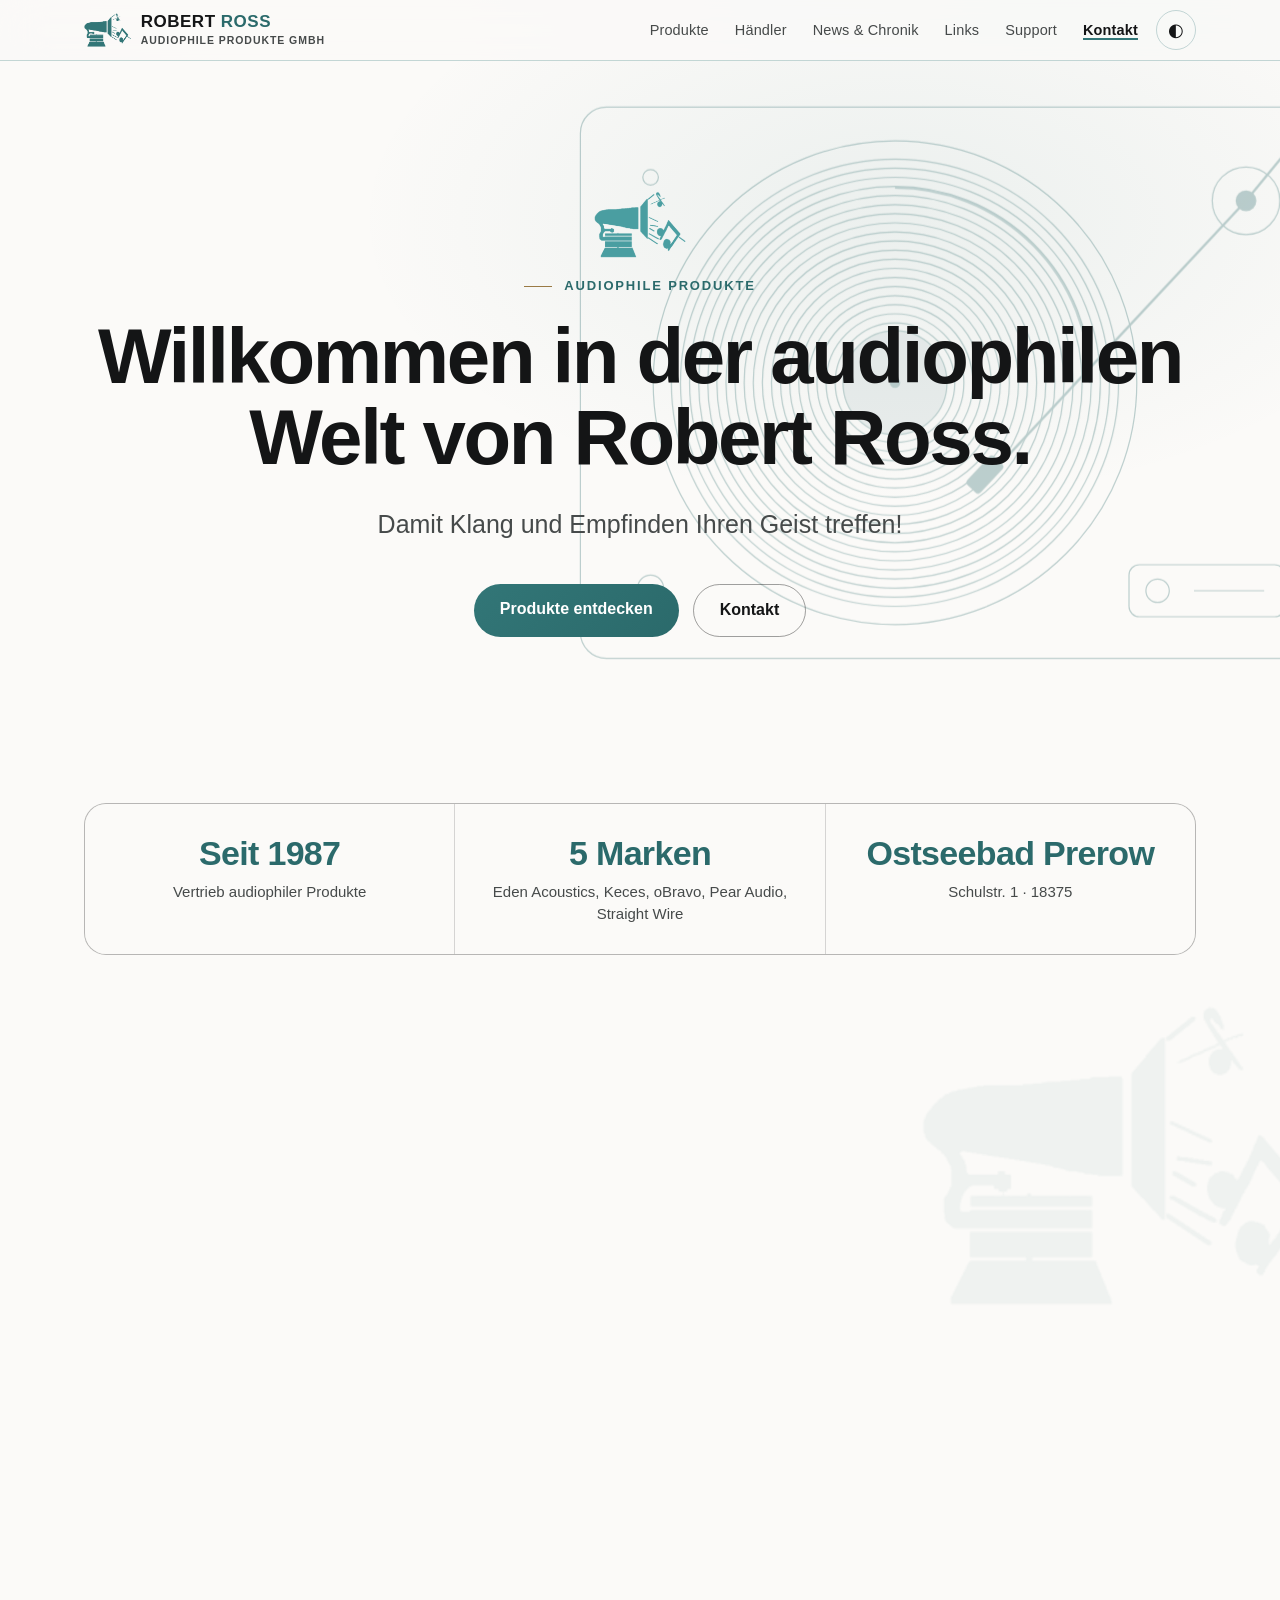
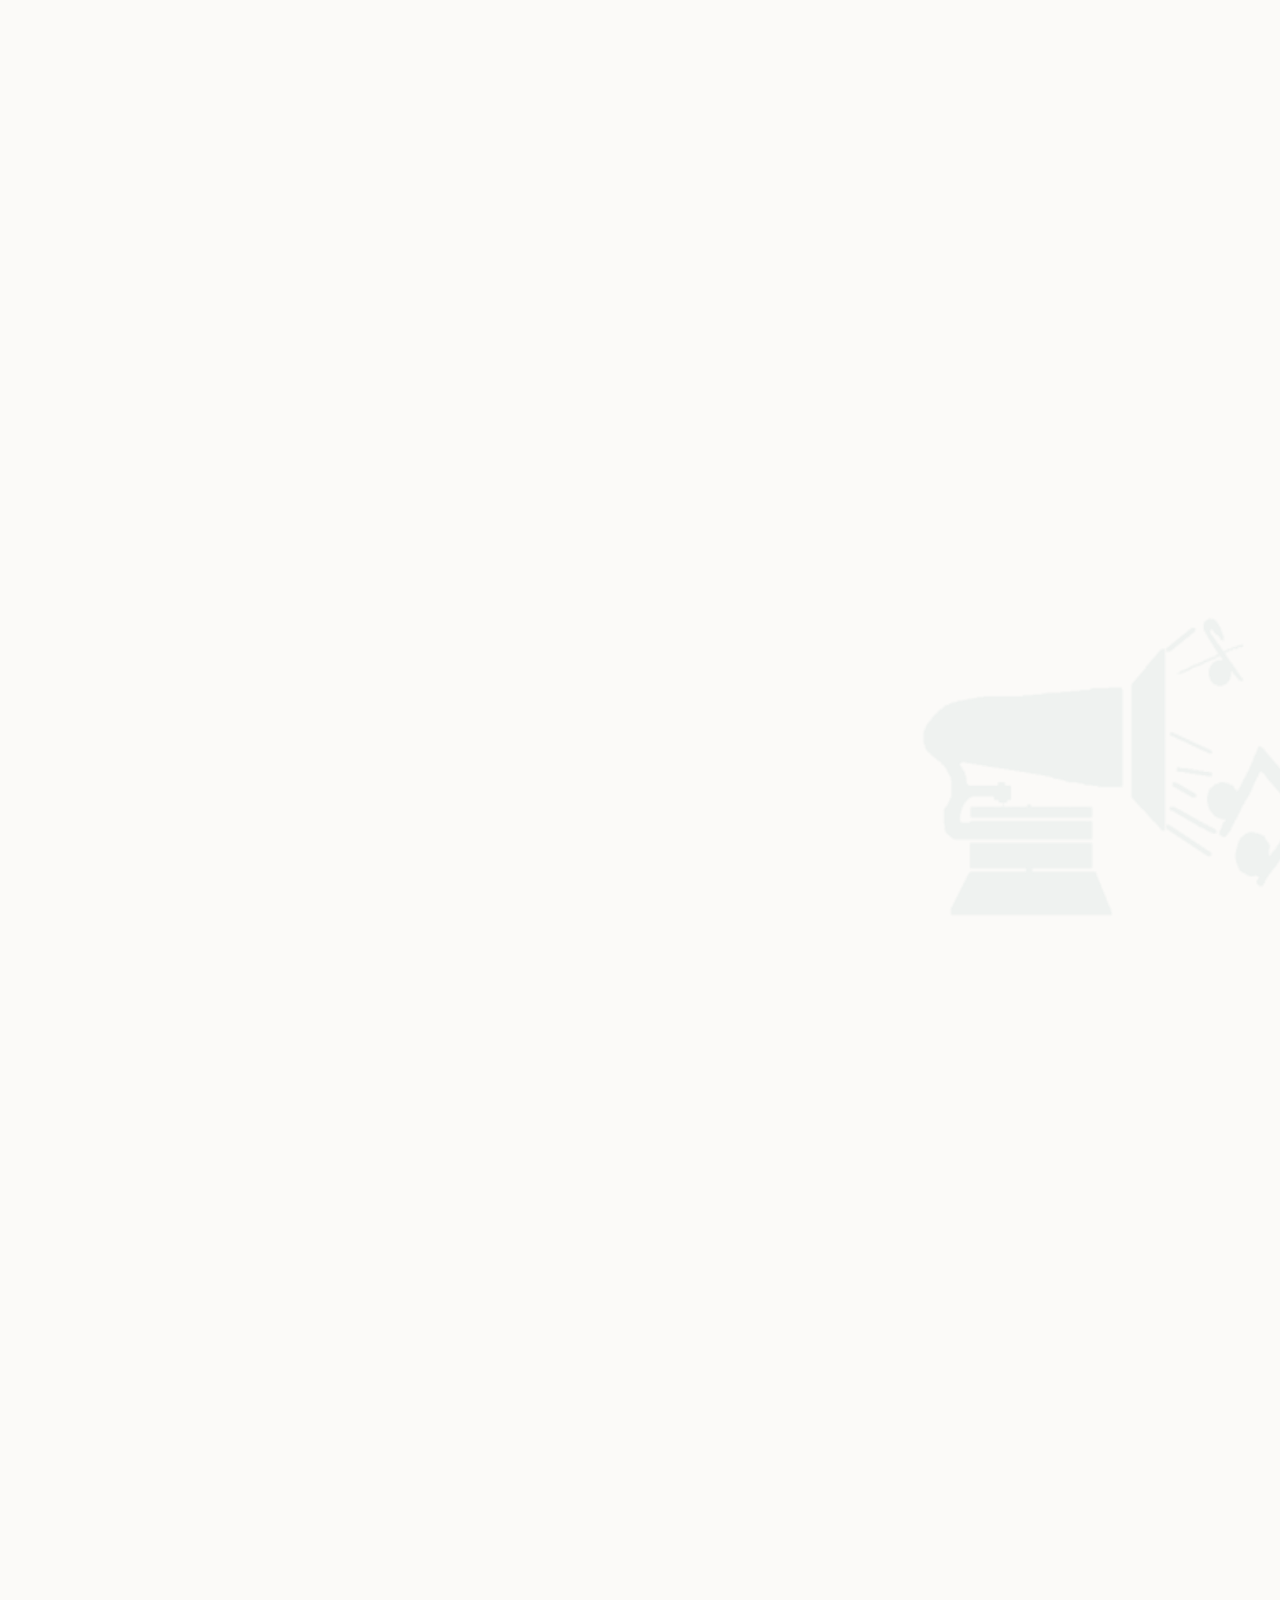
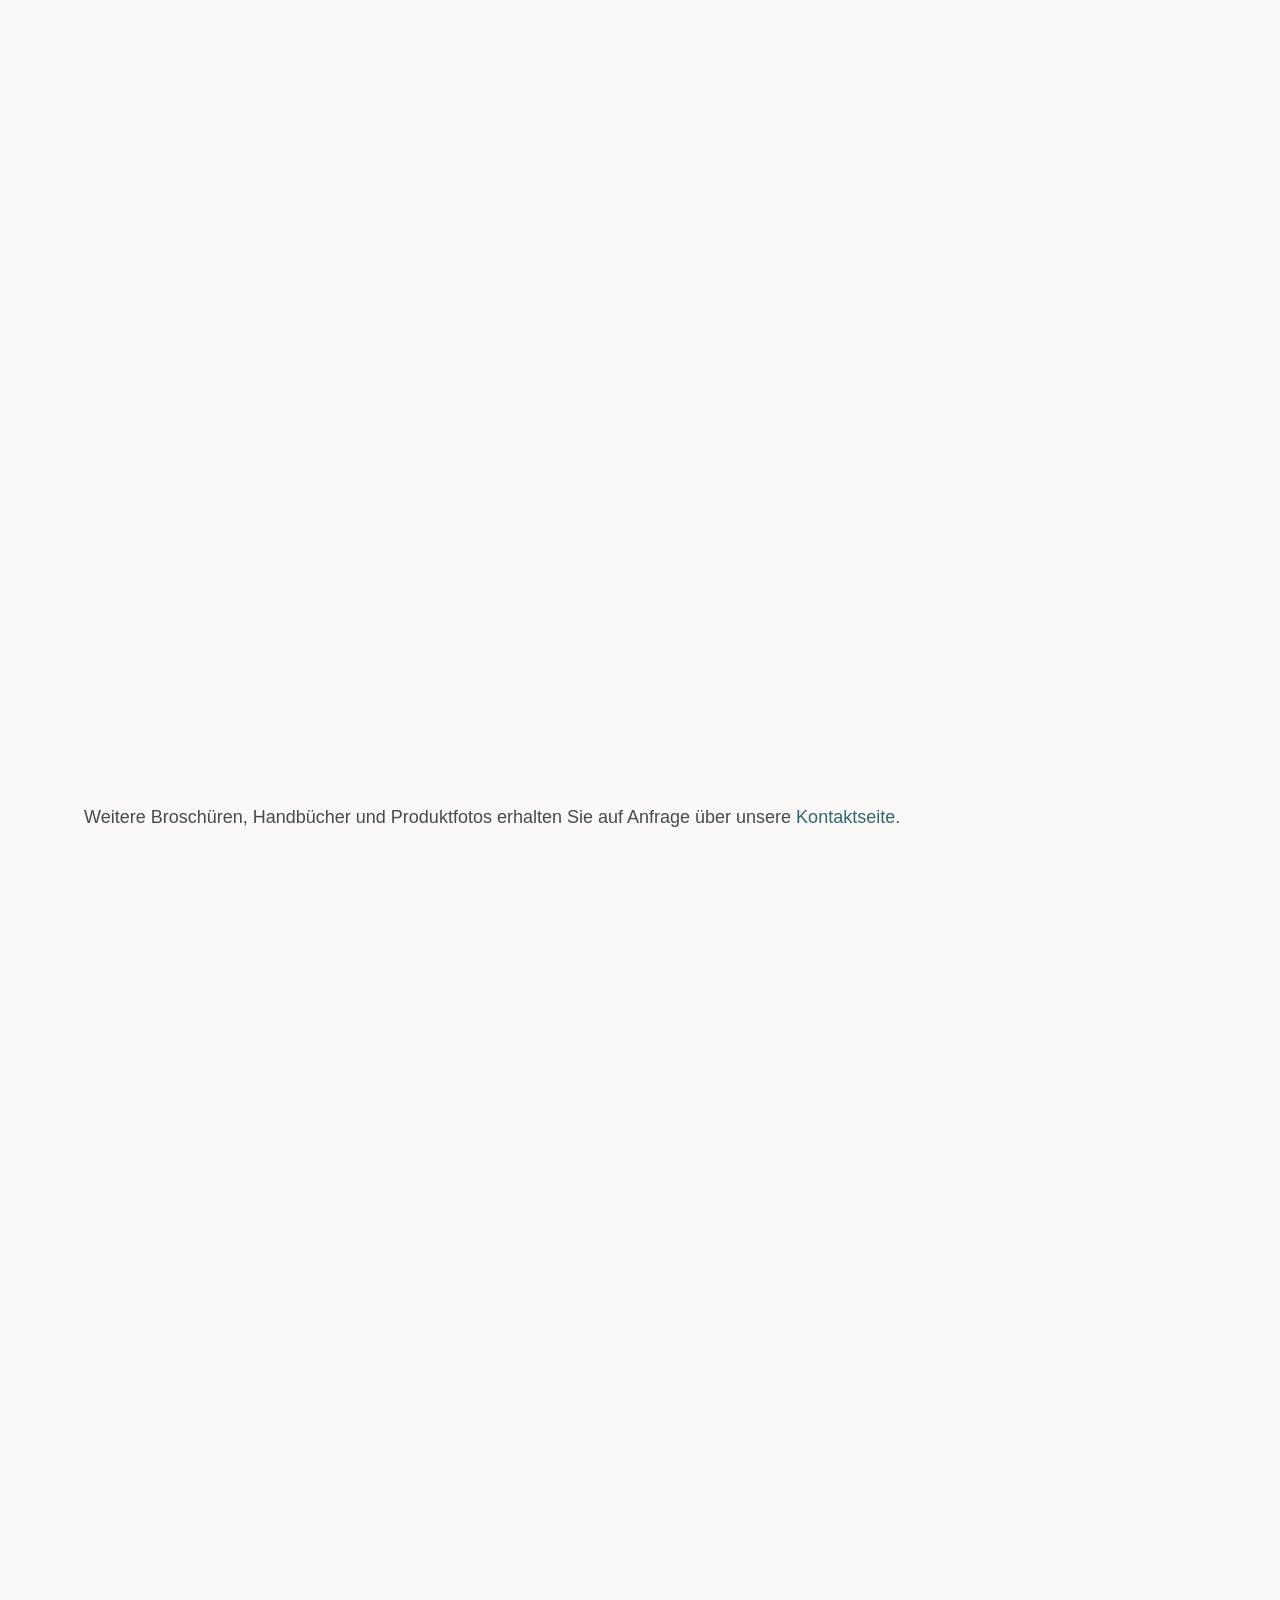
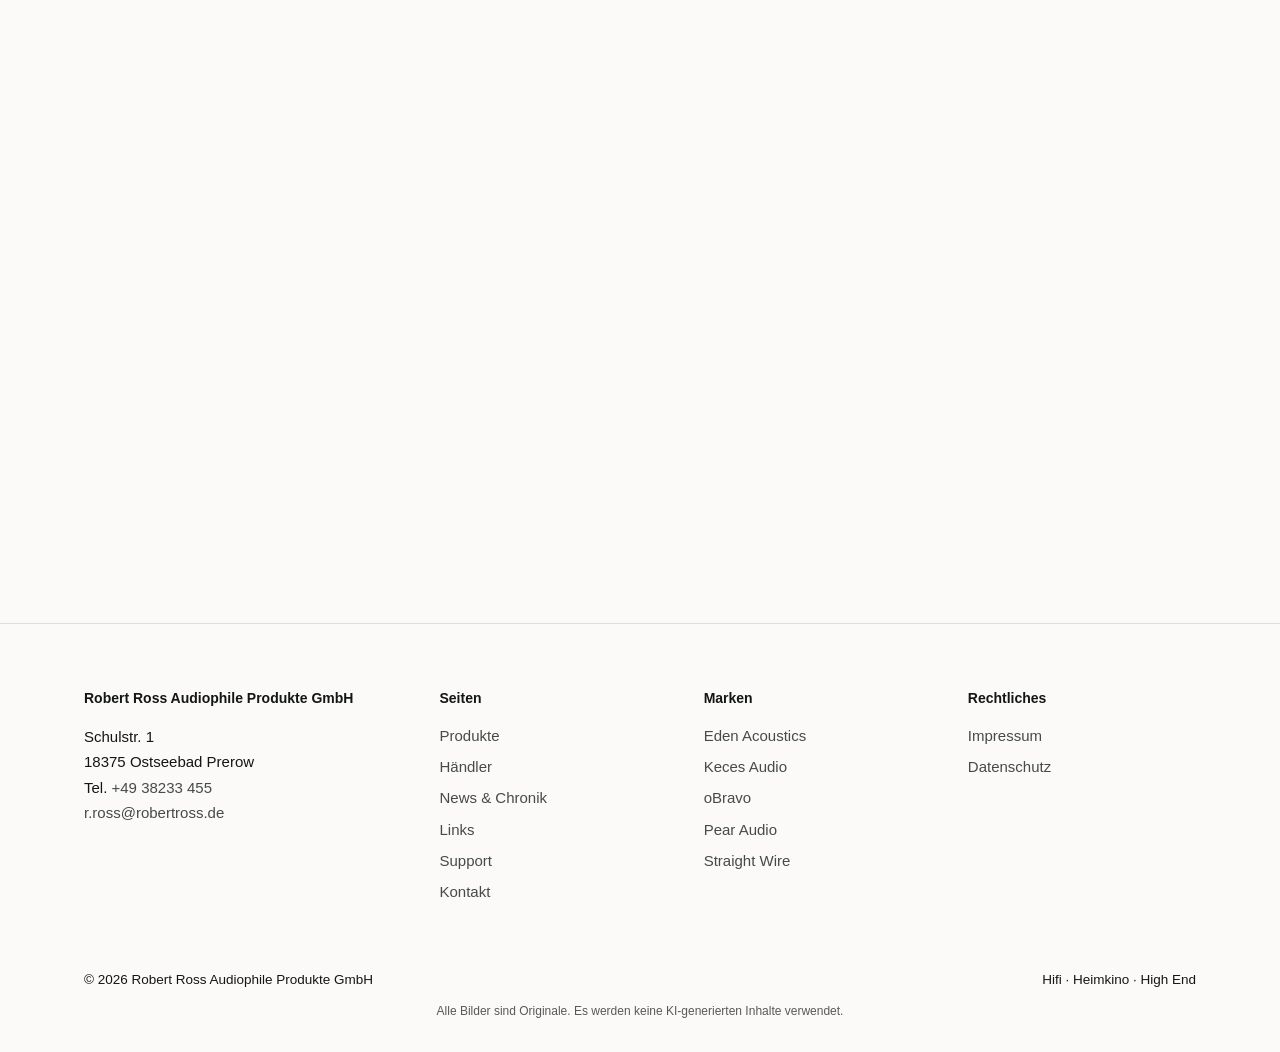
<file: index.html>
<!doctype html>
<html lang="de" class="no-js">
<head>
<meta charset="utf-8">
<meta name="viewport" content="width=device-width,initial-scale=1">
<title>Hifi, High End & Heimkino – ROBERT ROSS audiophile Produkte</title>
<meta name="description" content="Robert Ross Audiophile Produkte aus Ostseebad Prerow: Vertrieb von Hifi, High End und Heimkino – Lautsprecher, Plattenspieler, DACs, Verstärker, Kopfhörer, Kabel und lineare Netzteile. Händler, News, Downloads.">
<meta name="author" content="Robert Ross">
<meta name="robots" content="index,follow">
<meta name="theme-color" content="#327677">
<meta property="og:title" content="Hifi, High End & Heimkino – ROBERT ROSS audiophile Produkte">
<meta property="og:description" content="Robert Ross Audiophile Produkte aus Ostseebad Prerow: Vertrieb von Hifi, High End und Heimkino – Lautsprecher, Plattenspieler, DACs, Verstärker, Kopfhörer, Kabel und lineare Netzteile. Händler, News, Downloads.">
<meta property="og:locale" content="de_DE">
<meta property="og:type" content="website">
<meta property="og:url" content="https://www.robertross.de/index.html">
<link rel="canonical" href="https://www.robertross.de/index.html">
<script type="application/ld+json">{"@context":"https://schema.org","@type":"Organization","name":"Robert Ross Audiophile Produkte GmbH","url":"https://www.robertross.de/","logo":"https://www.robertross.de/img/logo.png","telephone":"+49 38233 455","email":"r.ross@robertross.de","foundingDate":"1987","address":{"@type":"PostalAddress","streetAddress":"Schulstr. 1","postalCode":"18375","addressLocality":"Ostseebad Prerow","addressCountry":"DE"},"description":"Vertrieb audiophiler Produkte: Hifi, High End und Heimkino – Lautsprecher, Plattenspieler, Kopfhörer, Kabel und lineare Netzteile."}</script>
<link rel="icon" type="image/png" href="img/logo.png">
<link rel="stylesheet" href="css/style.css">
<script>try{var t=localStorage.getItem('theme');if(t==='dark'||t==='light')document.documentElement.setAttribute('data-theme',t)}catch(e){}</script>
<script defer src="js/main.js"></script>
</head>
<body>
<a class="skip" href="#main">Zum Inhalt springen</a>
<header class="nav">
<div class="wrap">
<a class="brand" href="#" aria-label="Robert Ross Audiophile Produkte – Startseite"><img class="logo-d" src="img/logo.png" width="47" height="34" alt=""><img class="logo-l" src="img/logo-light.png" width="47" height="34" alt=""><span class="bt">ROBERT <span>ROSS</span><small>Audiophile Produkte GmbH</small></span></a>
<nav aria-label="Hauptnavigation"><ul class="menu" id="menu"><li><a href="#produkte">Produkte</a></li><li><a href="#haendler">Händler</a></li><li><a href="#news">News & Chronik</a></li><li><a href="#links">Links</a></li><li><a href="#support">Support</a></li><li><a href="#kontakt">Kontakt</a></li></ul></nav>
<button class="themebtn" type="button" aria-label="Darstellung umschalten">◐</button>
<button class="burger" aria-expanded="false" aria-controls="menu" aria-label="Menü"><span></span><span></span><span></span></button>
</div>
</header>
<main id="main">
<section class="hero" id="top"><svg class="deco tt tt-hero" viewBox="0 0 600 440" aria-hidden="true" focusable="false"><rect x="8" y="8" width="584" height="424" rx="20"/><circle cx="250" cy="220" r="186"/><circle cx="62" cy="378" r="10"/><circle cx="62" cy="62" r="6"/><rect x="430" y="360" width="120" height="40" rx="8"/><circle cx="452" cy="380" r="9"/><path d="M480 380h54"/><g class="rec-drop"><g class="rec"><circle cx="250" cy="220" r="46"/><circle cx="250" cy="220" r="53"/><circle cx="250" cy="220" r="60"/><circle cx="250" cy="220" r="67"/><circle cx="250" cy="220" r="74"/><circle cx="250" cy="220" r="81"/><circle cx="250" cy="220" r="88"/><circle cx="250" cy="220" r="95"/><circle cx="250" cy="220" r="102"/><circle cx="250" cy="220" r="109"/><circle cx="250" cy="220" r="116"/><circle cx="250" cy="220" r="123"/><circle cx="250" cy="220" r="130"/><circle cx="250" cy="220" r="137"/><circle cx="250" cy="220" r="144"/><circle cx="250" cy="220" r="151"/><circle cx="250" cy="220" r="158"/><circle cx="250" cy="220" r="165"/><circle cx="250" cy="220" r="172"/><path d="M250 70 A150 150 0 0 1 400 220" class="gloss"/><circle cx="250" cy="220" r="40" class="fill"/></g></g><circle cx="250" cy="220" r="4" class="solid"/><circle cx="520" cy="80" r="26"/><circle cx="520" cy="80" r="8" class="solid"/><g class="tonearm"><path class="arm" d="M520 80 L322 292"/><path class="arm" d="M520 80 L548 46"/><rect class="solid" x="306" y="282" width="30" height="14" rx="3" transform="rotate(-47 322 292)"/></g><text class="note n1" x="318" y="270">♪</text><text class="note n2" x="300" y="280">♫</text></svg><div class="wrap">
<div class="logowrap reveal"><img class="herologo" src="img/logo-light.png" width="92" height="67" alt="Logo Robert Ross Audiophile Produkte"><span class="nt n1" aria-hidden="true"><svg viewBox="0 0 24 24"><path d="M10 19V4c2 3.5 7 3.5 7 8"/><circle cx="7" cy="19" r="3.2"/></svg></span><span class="nt n2" aria-hidden="true"><svg viewBox="0 0 24 24"><path d="M9 18V5l10-2v13"/><path d="M9 9l10-2"/><circle cx="6.5" cy="18" r="3"/><circle cx="16.5" cy="16" r="3"/></svg></span><span class="nt n3" aria-hidden="true"><svg viewBox="0 0 24 24"><path d="M10 19V4c2 3.5 7 3.5 7 8"/><circle cx="7" cy="19" r="3.2"/></svg></span><span class="nt n4" aria-hidden="true"><svg viewBox="0 0 24 24"><path d="M9 18V5l10-2v13"/><path d="M9 9l10-2"/><circle cx="6.5" cy="18" r="3"/><circle cx="16.5" cy="16" r="3"/></svg></span></div>
<p class="eyebrow reveal">Audiophile Produkte</p>
<h1 class="reveal d1">Willkommen in der audiophilen Welt von Robert Ross.</h1>
<p class="lead reveal d2">Damit Klang und Empfinden Ihren Geist treffen!</p>
<div class="btns reveal d3"><a class="btn" href="#produkte">Produkte entdecken</a><a class="btn ghost" href="#kontakt">Kontakt</a></div>
</div></section>

<section class="facts"><div class="wrap"><div class="row reveal">
<div><b>Seit 1987</b><span>Vertrieb audiophiler Produkte</span></div>
<div><b>5 Marken</b><span>Eden Acoustics, Keces, oBravo, Pear Audio, Straight Wire</span></div>
<div><b>Ostseebad Prerow</b><span>Schulstr. 1 · 18375</span></div>
</div></div></section>

<section class="wm" id="musik"><div class="wrap narrow center">
<p class="eyebrow reveal">Musik</p>
<h2 class="reveal">Keine menschliche Kultur wurde bis jetzt ohne Musik entdeckt.</h2>
<div class="prose reveal">
<p>Knochenflöten in Neandertalhöhlen, die sich harmonisch in die Wandmalereien von tanzenden Menschen einfügen, sind einer von vielen Beweisen, daß in allen Lebenslagen Musik ein Grundbedürfnis ist - seit Anbeginn.</p>
<p>Musik bewegt den menschlichen Geist, gibt Stimmungen wieder - zur ungesprochenen Sprache von Emotionen - und schafft Verbindungen durch Raum und Zeit.</p>
<p>Musikalischer Ausdruck war schon immer die Grundlage von den Fertigkeiten und Fähigkeiten der Instrumentenbauer. Meisterhaft entwickelte und hergestellte Instrumente wurden traditionell gelobt, nicht nur wegen der Förderung von Schwingungen zwischen dem Hörer und der Musik, sondern auch für ewige Schönheit und Erhabenheit in der Benutzung.</p>
<p>Robert Ross Audiophile Produkte versucht dieser Tradition zu folgen, indem wir Instrumente in unserer Vertriebspalette haben, die zum zeitlosen, wortlosen herumlungern in einer nicht ausdrückbaren Sphäre der Musik einladen.</p>
<p><strong>Damit Klang und Empfinden Ihren Geist treffen!</strong></p>
<p>Sofort beim Hören ist ihre starke Musikalität dramatisch hörbar. Die langfristige Stabilität, der Werterhalt und das elegante Design platzieren diese in einer eigenständigen Kategorie von Musikinstrumenten.</p>
</div></div></section>

<section class="alt" id="produkte"><div class="wrap">
<div class="sh reveal"><p class="eyebrow">Produkte</p><h2>Hifi und High End im Überblick</h2><p class="muted" style="max-width:40em">Lautsprecher (aktiv, passiv, isodynamisch), Plattenspieler, Phonovorstufen, DACs, Vorstufen, Vollverstärker, Endstufen, Kopfhörer, Kopfhörerverstärker, Lineare Netzteile, Power Conditioner, Kabel und Zubehör. Die Marke führt Sie direkt zum Hersteller.</p></div>
<div class="marken reveal"><div class="mhead"><p class="eyebrow">Marke</p><h3>KECES Audio</h3><p class="muted">Seit 2002 entwickelt KECES Netzteile, Netzfilter, DAC, Kopfhörerverstärker, Vorstufen, Endstufen und Phonovorstufen mit eigenen Ringkerntransformatoren und massiven Aluminiumgehäusen. Vertrieb in Deutschland durch Robert Ross Audiophile Produkte GmbH.</p></div><div class="mgrid"><figure class="mshot wide"><img src="img/marken/keces-s300plus.webp" alt="KECES S300+ Power Amplifier, Frontansicht" loading="lazy" decoding="async"><figcaption>S300+ · Power Amplifier</figcaption></figure><figure class="mshot "><img src="img/marken/keces-p14.webp" alt="KECES P14 Ultra Low Noise Linear Power Supply" loading="lazy" decoding="async"><figcaption>P14 · Ultra Low Noise Linear Power Supply</figcaption></figure><figure class="mshot "><img src="img/marken/keces-s4.webp" alt="KECES S4 Stereo Preamplifier mit S4 Power" loading="lazy" decoding="async"><figcaption>S4 · Stereo Preamplifier mit S4 Power</figcaption></figure><figure class="mshot "><img src="img/marken/keces-p6.webp" alt="KECES P6 Low Noise Linear Power Supplier" loading="lazy" decoding="async"><figcaption>P6 · Low Noise Linear Power Supplier</figcaption></figure><figure class="mshot "><img src="img/marken/keces-ephono.webp" alt="KECES Ephono+ Phonovorstufe mit Netzteil" loading="lazy" decoding="async"><figcaption>Ephono+ · mit Linear Power Supply</figcaption></figure></div><details class="mtech"><summary>Technische Daten KECES <small>nach Herstellerbroschüre 2019</small></summary><div class="dbody"><div class="inner"><h4>BP Serie · Balanced Isolation Power Conditioner</h4><div class="tscroll"><table class="spec"><thead><tr><th scope="col"></th><th scope="col">BP600</th><th scope="col">BP1200</th><th scope="col">BP2400</th><th scope="col">BP5000</th></tr></thead><tbody><tr><th scope="row">Eingangsspannung</th><td>220–240 V</td><td>220–240 V</td><td>220–240 V</td><td>220–240 V</td></tr><tr><th scope="row">Ausgangsspannung</th><td>220–240 V</td><td>220–240 V</td><td>220–240 V</td><td>220–240 V</td></tr><tr><th scope="row">Leistung</th><td>600 VA</td><td>1200 VA</td><td>2400 VA</td><td>3800 VA + 600 VA + 600 VA</td></tr><tr><th scope="row">Ausgänge</th><td>2</td><td>4</td><td>8</td><td>4 + 2 + 2</td></tr></tbody></table></div><h4>LPS Serie · Linear Power Supply</h4><div class="tscroll"><table class="spec"><thead><tr><th scope="col"></th><th scope="col">P8</th><th scope="col">P3</th></tr></thead><tbody><tr><th scope="row">Ausgänge</th><td>Dual oder Single, je mit USB-Ausgang (5 V / 1 A)</td><td>Dual: 5 / 7 / 9 V &amp; 12 / 15 / 16 V sowie 12 / 15 / 16 V &amp; 12 / 15 / 16 V</td></tr><tr><th scope="row">Strom je Ausgang</th><td>4 A (dual), 8 A (mono)</td><td>3 A (dual)</td></tr><tr><th scope="row">DC-Hohlstecker</th><td>2,5 mm / 5,5 mm</td><td>2,5 mm / 5,5 mm</td></tr><tr><th scope="row">Eingangsspannung</th><td>220–240 V, 50 Hz</td><td>220–240 V, 50 Hz</td></tr><tr><th scope="row">Max. Leistungsaufnahme</th><td>200 W</td><td>120 W</td></tr><tr><th scope="row">Gehäuse</th><td>4 mm Vollaluminium</td><td>3 mm Vollaluminium</td></tr><tr><th scope="row">Abmessungen (B×T×H)</th><td>300 × 200 × 66 mm</td><td>220 × 220 × 66 mm</td></tr><tr><th scope="row">Gewicht</th><td>6 kg</td><td>3,5 kg</td></tr></tbody></table></div><h4>Superior Serie · S3 DAC, Kopfhörerverstärker &amp; Vorstufe</h4><div class="tscroll"><table class="spec"><tbody><tr><th scope="row">DAC-Chip</th><td>ESS ES-9026 PRO</td></tr><tr><th scope="row">USB</th><td>PCM bis 32 Bit / 384 kHz; DSD64 / DSD128 (DoP); DSD64 / 128 / 256 (ASIO nativ)</td></tr><tr><th scope="row">Koaxial / optisch</th><td>PCM bis 24 Bit / 192 kHz; DSD64 (DoP)</td></tr><tr><th scope="row">Kopfhörer XLR 4-Pin</th><td>2000 mW an 32 Ω, 1200 mW an 300 Ω, 650 mW an 600 Ω (THD+N = 0,1 %)</td></tr><tr><th scope="row">Kopfhörer 6,35 mm</th><td>1200 mW an 32 Ω, 350 mW an 300 Ω, 175 mW an 600 Ω (THD+N = 0,1 %)</td></tr><tr><th scope="row">Eingänge analog</th><td>XLR (47 kΩ, max. 10 Vrms), RCA (47 kΩ, max. 5 Vrms)</td></tr><tr><th scope="row">Lautstärke</th><td>128 Stufen</td></tr></tbody></table></div><h4>Superior Serie · S125 Endstufe</h4><div class="tscroll"><table class="spec"><tbody><tr><th scope="row">Leistung</th><td>2 × 125 W an 8 Ω, 2 × 225 W an 4 Ω, BTL: 1 × 360 W an 8 Ω</td></tr><tr><th scope="row">Leistungsbandbreite</th><td>5 Hz – 100 kHz</td></tr><tr><th scope="row">Spitzenstrom</th><td>30 A pro Kanal</td></tr><tr><th scope="row">THD+N</th><td>&lt; 0,004 % bei 1 kHz (A-bewertet)</td></tr><tr><th scope="row">Rauschabstand</th><td>113 dB (A-bewertet)</td></tr><tr><th scope="row">Eingang</th><td>Empfindlichkeit 1 V, Impedanz 38 kΩ</td></tr><tr><th scope="row">Leistungsaufnahme</th><td>500 W</td></tr><tr><th scope="row">Abmessungen (B×T×H) / Gewicht</th><td>300 × 220 × 133 mm / 12 kg</td></tr></tbody></table></div><h4>Superior Serie · SPHONO &amp; SPHONO Power</h4><div class="tscroll"><table class="spec"><tbody><tr><th scope="row">Eingänge</th><td>2 × MM, 2 × MC</td></tr><tr><th scope="row">MC-Impedanz</th><td>56 / 100 / 220 / 470 Ω / 1,2 kΩ / 47 kΩ</td></tr><tr><th scope="row">MM-Kapazität</th><td>47 / 100 / 150 / 220 / 330 / 470 pF</td></tr><tr><th scope="row">Entzerrung</th><td>RIAA / IEC (± 0,2 dB), Subsonic-Filter schaltbar</td></tr><tr><th scope="row">Ausgänge</th><td>RCA und XLR symmetrisch</td></tr><tr><th scope="row">Versorgung</th><td>DC ± 48 V und + 15 V (SPHONO Power), 18 W</td></tr><tr><th scope="row">Abmessungen (B×T×H) / Gewicht</th><td>300 × 220 × 66 mm / 5 kg</td></tr></tbody></table></div><h4>Economy Serie · EPHONO &amp; EPHONO Power</h4><div class="tscroll"><table class="spec"><tbody><tr><th scope="row">Frequenzbereich</th><td>20 Hz – 20 kHz</td></tr><tr><th scope="row">THD</th><td>MM &lt; 0,002 %, MC &lt; 0,09 %</td></tr><tr><th scope="row">Rauschabstand</th><td>MM 96 dB, MC 82 dB (A-bewertet)</td></tr><tr><th scope="row">Eingangsimpedanz</th><td>MM 47 kΩ, MC 56 / 100 / 220 Ω</td></tr><tr><th scope="row">Verstärkung</th><td>MM 40 / 46 dB, MC 60 / 66 dB</td></tr><tr><th scope="row">Versorgung</th><td>DC 24 V (EPHONO Power, 24 V / 2 A, 60 W)</td></tr><tr><th scope="row">Abmessungen (B×T×H) / Gewicht</th><td>220 × 220 × 66 mm / 3,5 kg (Netzteil 3 kg)</td></tr></tbody></table></div><h4>Economy Serie · E40 Vollverstärker</h4><div class="tscroll"><table class="spec"><tbody><tr><th scope="row">Leistung</th><td>2 × 50 W an 8 Ω, 2 × 65 W an 4 Ω</td></tr><tr><th scope="row">Frequenzgang</th><td>10 Hz – 100 kHz</td></tr><tr><th scope="row">THD+N</th><td>&lt; 0,008 % bei 1 kHz (A-bewertet)</td></tr><tr><th scope="row">Eingänge</th><td>2 × analog RCA, Phono MM (47 kΩ), USB 2.0 asynchron (PCM bis 16 Bit / 48 kHz)</td></tr><tr><th scope="row">Kopfhörerausgang</th><td>100 mW an 32 Ω (3,5 mm)</td></tr><tr><th scope="row">Leistungsaufnahme (max.)</th><td>180 W</td></tr><tr><th scope="row">Abmessungen (B×T×H) / Gewicht</th><td>220 × 220 × 66 mm / 4 kg</td></tr></tbody></table></div><p class="muted small">Quelle: KECES Broschüre 2019. Technische Änderungen vorbehalten; verbindlich sind die Angaben des Herstellers (<a href="https://www.kecesaudio.de/" rel="noopener">kecesaudio.de</a>).</p></div></div></details><div class="mgrid two"><figure class="mshot native"><img src="img/marken/eden-acoustics.webp" alt="Eden Acoustics Lautsprecher in einem Wohnraum" loading="lazy" decoding="async"><figcaption>Eden Acoustics · exklusiv bei Robert Ross</figcaption></figure><figure class="mshot native"><img src="img/marken/obravo-kopfhoerer.webp" alt="oBravo Kopfhörer mit Holz und Leder" loading="lazy" decoding="async"><figcaption>oBravo · Simply Amazing</figcaption></figure></div></div>
<div class="pgroups"><div class="pgroup g1"><h3 class="ghead reveal">Quellen</h3><div class="pgrid2"><div class="pcat reveal"><div class="pico-wrap"><svg class="pico" viewBox="0 0 48 48" aria-hidden="true" focusable="false"><rect x="4" y="9" width="40" height="30" rx="3"/><circle cx="19" cy="24" r="10"/><circle cx="19" cy="24" r="3"/><path d="M37 13c0 8-2 11-7 15"/><circle cx="37" cy="13" r="1.6"/></svg></div><h3>Plattenspieler</h3><div class="brands"><a href="https://pearaudio.de/" rel="noopener">Pear Audio</a></div></div><div class="pcat reveal"><div class="pico-wrap"><svg class="pico" viewBox="0 0 48 48" aria-hidden="true" focusable="false"><rect x="5" y="17" width="38" height="16" rx="3"/><circle cx="14" cy="25" r="4"/><circle cx="26" cy="25" r="2"/><path d="M33 25h5"/><path d="M12 10c3-3 6-3 9 0M12 5c6-4 11-4 17 0"/></svg></div><h3>Phonovorstufen</h3><div class="brands"><a href="https://www.kecesaudio.de/" rel="noopener">Keces Audio</a></div></div><div class="pcat reveal"><div class="pico-wrap"><svg class="pico" viewBox="0 0 48 48" aria-hidden="true" focusable="false"><path d="M3 30h6v-10h6v14h6V14h6v16h6V22h6"/><path d="M3 41c5-8 9-8 14 0s9 8 14 0 9-8 14 0"/></svg></div><h3>DACs</h3><div class="brands"><a href="https://www.kecesaudio.de/" rel="noopener">Keces Audio</a></div></div></div></div><div class="pgroup g2"><h3 class="ghead reveal">Verstärkung</h3><div class="pgrid2"><div class="pcat reveal"><div class="pico-wrap"><svg class="pico" viewBox="0 0 48 48" aria-hidden="true" focusable="false"><rect x="5" y="17" width="38" height="16" rx="3"/><circle cx="16" cy="25" r="5"/><path d="M16 21v4"/><path d="M28 25h10M28 21h10M28 29h10"/></svg></div><h3>Vorstufen</h3><div class="brands"><a href="https://www.kecesaudio.de/" rel="noopener">Keces Audio</a></div></div><div class="pcat reveal"><div class="pico-wrap"><svg class="pico" viewBox="0 0 48 48" aria-hidden="true" focusable="false"><rect x="5" y="17" width="38" height="16" rx="3"/><circle cx="13" cy="25" r="3.5"/><circle cx="25" cy="25" r="3.5"/><path d="M33 29l4-8 4 8z"/></svg></div><h3>Vollverstärker</h3><div class="brands"><a href="https://www.kecesaudio.de/" rel="noopener">Keces Audio</a></div></div><div class="pcat reveal"><div class="pico-wrap"><svg class="pico" viewBox="0 0 48 48" aria-hidden="true" focusable="false"><rect x="5" y="22" width="38" height="16" rx="3"/><path d="M10 14v8M16 12v10M22 12v10M28 12v10M34 14v8"/><circle cx="36" cy="30" r="2"/></svg></div><h3>Endstufen</h3><div class="brands"><a href="https://www.kecesaudio.de/" rel="noopener">Keces Audio</a></div></div><div class="pcat reveal"><div class="pico-wrap"><svg class="pico" viewBox="0 0 48 48" aria-hidden="true" focusable="false"><rect x="5" y="17" width="38" height="16" rx="3"/><circle cx="14" cy="25" r="4"/><circle cx="31" cy="25" r="3"/><path d="M38 25h2"/><path d="M14 10a10 10 0 0 1 20 0"/></svg></div><h3>Kopfhörerverstärker</h3><div class="brands"><a href="http://www.obravo.de" rel="noopener">oBravo</a><a href="https://www.kecesaudio.de/" rel="noopener">Keces Audio</a></div></div></div></div><div class="pgroup g3"><h3 class="ghead reveal">Wiedergabe</h3><div class="pgrid2"><div class="pcat reveal"><div class="pico-wrap"><svg class="pico" viewBox="0 0 48 48" aria-hidden="true" focusable="false"><rect x="13" y="5" width="22" height="38" rx="3"/><circle cx="24" cy="15" r="3"/><circle cx="24" cy="30" r="7"/><circle cx="24" cy="30" r="2"/><path d="M40 12l-4 7h5l-4 7" /></svg></div><h3>Aktive Lautsprecher</h3><div class="brands"><a href="http://www.edenacoustics.de/" rel="noopener">Eden Acoustics</a></div></div><div class="pcat reveal"><div class="pico-wrap"><svg class="pico" viewBox="0 0 48 48" aria-hidden="true" focusable="false"><rect x="13" y="5" width="22" height="38" rx="3"/><circle cx="24" cy="15" r="3"/><circle cx="24" cy="30" r="7"/><circle cx="24" cy="30" r="2"/></svg></div><h3>Passive Lautsprecher</h3><div class="brands"><span>System Audio</span></div></div><div class="pcat reveal"><div class="pico-wrap"><svg class="pico" viewBox="0 0 48 48" aria-hidden="true" focusable="false"><rect x="15" y="4" width="18" height="38" rx="2"/><path d="M20 10v26M24 10v26M28 10v26"/><path d="M12 45h24"/></svg></div><h3>Isodynamische Lautsprecher</h3><div class="brands"><span>Fonica</span></div></div><div class="pcat reveal"><div class="pico-wrap"><svg class="pico" viewBox="0 0 48 48" aria-hidden="true" focusable="false"><path d="M8 28V24a16 16 0 0 1 32 0v4"/><rect x="5" y="27" width="9" height="14" rx="3"/><rect x="34" y="27" width="9" height="14" rx="3"/></svg></div><h3>Kopfhörer</h3><div class="brands"><a href="http://www.obravo.de" rel="noopener">oBravo</a></div></div></div></div><div class="pgroup g4"><h3 class="ghead reveal">Strom & Verbindung</h3><div class="pgrid2"><div class="pcat reveal"><div class="pico-wrap"><svg class="pico" viewBox="0 0 48 48" aria-hidden="true" focusable="false"><rect x="5" y="17" width="38" height="16" rx="3"/><path d="M26 20l-5 6h6l-5 6"/><path d="M14 33v6M34 33v6"/></svg></div><h3>Lineare Netzteile</h3><div class="brands"><a href="https://www.kecesaudio.de/" rel="noopener">Keces Audio</a></div></div><div class="pcat reveal"><div class="pico-wrap"><svg class="pico" viewBox="0 0 48 48" aria-hidden="true" focusable="false"><rect x="4" y="16" width="40" height="16" rx="3"/><rect x="9" y="21" width="5" height="6" rx="1"/><rect x="18" y="21" width="5" height="6" rx="1"/><rect x="27" y="21" width="5" height="6" rx="1"/><circle cx="39" cy="24" r="1.6"/><path d="M8 32v4c0 4 4 4 4 8"/></svg></div><h3>Power Conditioner</h3><div class="brands"><a href="https://www.kecesaudio.de/" rel="noopener">Keces Audio</a></div></div><div class="pcat reveal"><div class="pico-wrap"><svg class="pico" viewBox="0 0 48 48" aria-hidden="true" focusable="false"><rect x="3" y="19" width="7" height="10" rx="1"/><rect x="38" y="19" width="7" height="10" rx="1"/><path d="M10 24c8 0 6-12 14-12s6 24 14 24"/><path d="M10 24h0M38 24h0"/></svg></div><h3>Kabel</h3><div class="brands"><a href="http://straightwire.de" rel="noopener">Straight Wire</a></div></div><div class="pcat reveal"><div class="pico-wrap"><svg class="pico" viewBox="0 0 48 48" aria-hidden="true" focusable="false"><path d="M24 5l11 30H13z"/><path d="M9 40h30"/><path d="M17 26h14"/></svg></div><h3>Zubehör</h3><div class="brands"><a href="https://www.kecesaudio.de/" rel="noopener">Keces Audio</a></div></div></div></div></div>
<h3 class="reveal" style="margin:64px 0 18px;font-size:28px">Marken</h3>
<div class="grid g3"><a class="card reveal d0" href="http://www.edenacoustics.de/" rel="noopener"><span class="blogo wide tr"><img class="on-dark" src="img/marken/logo-eden.png" alt="Logo Eden Acoustics" width="258" height="24" loading="lazy" decoding="async"><img class="on-light" src="img/marken/logo-eden-hell.png" alt="" width="258" height="24" loading="lazy" decoding="async"></span><h3>Eden Acoustics</h3><p>Aktive Lautsprecher</p><span class="arrow">edenacoustics.de ›</span></a><a class="card reveal d1" href="https://www.kecesaudio.de/" rel="noopener"><span class="blogo tr"><img class="on-dark" src="img/marken/logo-keces.png" alt="Logo KECES" width="75" height="99" loading="lazy" decoding="async"><img class="on-light" src="img/marken/logo-keces-hell.png" alt="" width="75" height="99" loading="lazy" decoding="async"></span><h3>Keces Audio</h3><p>Endstufen · Lineare Netzteile · Power Conditioner · DACs · Kopfhörerverstärker · Vorstufen · Vollverstärker · Phonovorstufen · Zubehör</p><span class="arrow">kecesaudio.de ›</span></a><a class="card reveal d2" href="http://www.obravo.de" rel="noopener"><span class="blogo wide tr"><img class="on-dark" src="img/marken/logo-obravo.png" alt="Logo oBravo" width="247" height="76" loading="lazy" decoding="async"><img class="on-light" src="img/marken/logo-obravo-hell.png" alt="" width="247" height="76" loading="lazy" decoding="async"></span><h3>oBravo</h3><p>Kopfhörer · Kopfhörerverstärker</p><span class="arrow">obravo.de ›</span></a><a class="card reveal d0" href="https://pearaudio.de/" rel="noopener"><span class="blogo wide tr"><img class="on-dark" src="img/marken/logo-pear.png" alt="Logo Pear Audio" width="700" height="203" loading="lazy" decoding="async"><img class="on-light" src="img/marken/logo-pear-hell.png" alt="" width="700" height="203" loading="lazy" decoding="async"></span><h3>Pear Audio</h3><p>Plattenspieler</p><span class="arrow">pearaudio.de ›</span></a><a class="card reveal d1" href="http://straightwire.de" rel="noopener"><span class="blogo wide tr"><img class="on-dark" src="img/marken/logo-straightwire.png" alt="Logo Straight Wire" width="1200" height="98" loading="lazy" decoding="async"><img class="on-light" src="img/marken/logo-straightwire-hell.png" alt="" width="1200" height="98" loading="lazy" decoding="async"></span><h3>Straight Wire</h3><p>Kabel</p><span class="arrow">straightwire.de ›</span></a><a class="card reveal d2" href="https://darssprerow.de/" rel="noopener"><span class="blogo wide tr"><img class="on-dark" src="img/marken/logo-darss.png" alt="Ferienhäuser Ostsee, darssprerow.de" width="380" height="73" loading="lazy" decoding="async"><img class="on-light" src="img/marken/logo-darss-hell.png" alt="" width="380" height="73" loading="lazy" decoding="async"></span><h3>Ferienhäuser Ostsee</h3><p>Ferienhäuser an der Ostsee</p><span class="arrow">darssprerow.de ›</span></a></div>
</div></section>

<section id="haendler"><div class="wrap narrow">
<div class="sh reveal"><p class="eyebrow">Händler</p><h2>Fachhändler in Ihrer Nähe</h2><p class="muted">Klappen Sie eine Marke auf, um die Händler zu sehen.</p></div>
<div class="reveal"><p class="group">Kategorie Keces Audio</p>
<div class="acc">
<details><summary>Keces Audio – Händler in Deutschland <small>47 Händler, nach Postleitzahl</small></summary><div class="dbody"><div class="dealers"><div class="dealer"><b>Hörbar</b><span>Tzschimmerstr. 38, 01309 Dresden</span><span><a href="tel:03514109602">0351 4109602</a></span></div><div class="dealer"><b>HiFi + Zubehoer</b><span>Marienthaler Str. 143, 08060 Zwickau</span><span><a href="tel:03755674895">0375 5674895</a></span></div><div class="dealer"><b>King Music Hifi</b><span>Uhlandstraße 20, 10623 Berlin</span><span><a href="tel:03088550600">030 88550600</a></span></div><div class="dealer"><b>PhonoPhono e.K.</b><span>Bergmannstraße 17, 10961 Berlin</span><span><a href="tel:03079741835">030 797 418 35</a></span></div><div class="dealer"><b>Sehring Audio Systeme</b><span>Neuköllnische Allee 144, 12057 Berlin</span><span><a href="tel:03061709809">030 61709809</a></span></div><div class="dealer"><b>Klangatelier Berlin</b><span>Claszeile 41, 14165 Berlin</span><span><a href="tel:0307521384">030 7521384</a></span></div><div class="dealer"><b>7schuh</b><span>Bergstr. 7a, 21516 Müssen</span><span><a href="tel:041553770">04155 3770</a></span></div><div class="dealer"><b>Die Stereoanlage</b><span>Hinschenfelder Str. 22, 22041 Hamburg</span><span><a href="tel:0402003555">040 2003555</a></span></div><div class="dealer"><b>Projekt Akustik Schönberg GmbH</b><span>Tremskamp 51 - 51a, 23611 Bad Schwartau</span><span><a href="tel:0451283166">0451 283166</a></span></div><div class="dealer"><b>HiFi-Studio Ohrenschmaus</b><span>Wittenburger Ring 20, 25821 Bredstedt</span><span><a href="tel:04671931087">04671 931087</a></span></div><div class="dealer"><b>Studio 45 HiFi GmbH</b><span>Obernstr. 16, 28832 Achim</span><span><a href="tel:042029103434">04202 910 34 34</a></span></div><div class="dealer"><b>Art&Voice Medien</b><span>Davenstedter Str. 111, 30453 Hannover</span><span><a href="tel:0511441046">0511 441046</a></span></div><div class="dealer"><b>Hifi-Studio Helmig</b><span>Paulinenstr. 12-14, 32756 Detmold</span><span><a href="tel:0523123561">05231 23561</a></span></div><div class="dealer"><b>Klangstark</b><span>Obergasse 4, 35415 Pohlheim</span><span><a href="tel:064039798526">06403 9798526</a></span></div><div class="dealer"><b>Knopf hiFi - Karl Knopf</b><span>Aachener Str.5, 40223 Düsseldorf</span><span><a href="tel:0211331776">0211 331776</a></span></div><div class="dealer"><b>DACC - Digital Audio Competence Center</b><span>Adlerstraße 46, 41066 Mönchengladbach</span><span><a href="tel:021616782451">02161 6782451</a></span></div><div class="dealer"><b>Audio Connoisseur</b><span>Am Werloh 51, 42389 Wuppertal</span><span><a href="tel:020269386282">0202 69386282</a></span></div><div class="dealer"><b>MR-HiFi</b><span>Helgolandring 14, 42579 Heiligenhaus</span><span><a href="tel:020565955844">02056 5955844</a></span></div><div class="dealer"><b>HiFi-Studio Liedmann</b><span>Harpener Hellweg 22a, 44805 Bochum</span><span><a href="tel:02343849696">0234 3849696</a></span></div><div class="dealer"><b>Aura HiFi</b><span>Rüttenscheider Str. 176, 45131 Essen</span><span><a href="tel:020124670930">0201 24670930</a></span></div><div class="dealer"><b>ApkeTontechnik</b><span>PaInselstr. 8 - 10, 45326 Essen</span><span><a href="tel:020183778577">0201 83778577</a></span></div><div class="dealer"><b>AUDIOSAUL</b><span>Neukölner Str. 116, 46147 Oberhausen</span><span><a href="tel:0208671424">0208 671424</a></span></div><div class="dealer"><b>HiFi-Studio Bernd Müller</b><span>Lütticher Str. 15, 50674 Köln</span><span><a href="tel:02217888061">0221 7888061</a></span></div><div class="dealer"><b>Euphonia HiFi</b><span>Luxemburger Str. 269, 50939 Köln</span><span><a href="tel:022130180300">0221 30180300</a></span></div><div class="dealer"><b>HiFi Linzbach GmbH</b><span>Adenauerallee 124, 53113 Bonn</span><span><a href="tel:0228222051">0228 222051</a></span></div><div class="dealer"><b>AUDIOARTS</b><span>Bäderstr. 7, 54290 Trier</span><span><a href="tel:065140386">0651 40386</a></span></div><div class="dealer"><b>HiFi emotion</b><span>Mehrener Str. 20, 54552 Schalkenmehren</span><span><a href="tel:015115550326">0151 15550326</a></span></div><div class="dealer"><b>Loftsound</b><span>Apothekerstr. 30, 59755 Arnsberg</span><span><a href="tel:029325109570">02932 5109570</a></span></div><div class="dealer"><b>MT HiFi Tonstudio</b><span>Maximilianstraße 27, 67433 Neustadt an der Weinstraße</span><span><a href="tel:063219299240">06321 9299240</a></span></div><div class="dealer"><b>Selected Hifi</b><span>Nordbahnstr. 49, 67657 Kaiserslautern</span><span><a href="tel:063193002">0631 93002</a></span></div><div class="dealer"><b>Home Tech Plus GmbH</b><span>Anne Frank Straße 8, 68519 Viernheim</span><span><a href="https://www.hometech.plus" rel="noopener">www.hometech.plus</a></span></div><div class="dealer"><b>Hifi-Studio Wittmann</b><span>Bruckner Str. 17, 70195 Stuttgart</span><span><a href="tel:0711696774">0711 696774</a></span></div><div class="dealer"><b>hifi4life</b><span>Aistaigerstr. 70, 72172 Sulz a. N.</span><span><a href="tel:074548781216">07454 8781216</a></span></div><div class="dealer"><b>Audition 6</b><span>Achalmstr.6, 72461 Albstadt</span><span><a href="tel:0743223399">07432 23399</a></span></div><div class="dealer"><b>Hoerenswert-hifi</b><span>Im Inneren Bogen 25, 72622 Nürtingen</span><span><a href="tel:070222165890">07022 2165890</a></span></div><div class="dealer"><b>aalen-HiFi</b><span>Hahnenwiese 9, 73466 Lauchheim</span></div><div class="dealer"><b>High End Lädle</b><span>In den Niederwiesen 4a, 76744 Wörth am Rhein</span><span><a href="tel:072711299026">07271-12990-26</a></span></div><div class="dealer"><b>Audio Box</b><span>Hauptstr. 87, 77855 Achern</span><span><a href="tel:07841669688">07841 669688</a></span></div><div class="dealer"><b>Hifi-Video-Technik Gogler</b><span>Niemensstr. 9, 79098 Freiburg</span><span><a href="tel:076126666">0761 26666</a></span></div><div class="dealer"><b>PhonoPhono e.K.</b><span>Vandanser Str. 6B, 79423 Heitersheim</span><span><a href="tel:03079741835">030 797 418 35</a></span></div><div class="dealer"><b>Rauch und Schall</b><span>Kapuzinerplatz 1, 80337 München</span><span><a href="tel:08923750411">089 23750411</a></span></div><div class="dealer"><b>MY SOUND GmbH</b><span>Würmstraße 4, 82319 Starnberg</span><span><a href="tel:081519982261">08151 9982261</a></span></div><div class="dealer"><b>HIFI Studio KEMPER</b><span>Neue Straße 52, 89073 Ulm</span><span><a href="tel:073167398">0731 67398</a></span></div><div class="dealer"><b>Audio Creativ</b><span>Marktplatz 9, 93339 Riedenburg</span><span><a href="tel:094429063718">09442 9063718</a></span></div><div class="dealer"><b>HiFi-Regler</b><span>August-Horch-Str. 19, 95213 Münchberg</span><span><a href="tel:09251879500">09251 879500</a></span></div><div class="dealer"><b>FLSV</b><span>Innere Löwenstr. 6, 96047 Bamberg</span><span><a href="tel:095121199">0951 21199</a></span></div><div class="dealer"><b>Hifi Senf</b><span>Oppenheimstraße 17, 99817 Eisenach</span><span><a href="tel:03691784671">03691 784671</a></span></div></div>
<p class="src">Quelle: Händlerliste auf <a href="https://www.kecesaudio.de/" rel="noopener">kecesaudio.de</a>, abgerufen am 10.11.2026. Angaben bitte vor dem Besuch beim Händler prüfen.</p></div></details>
</div>
<div class="acc" style="margin-top:22px">
<details><summary>oBravo <small>Deutschland und Schweiz</small></summary><div class="dbody"><p class="muted" style="margin-top:0">Die Händlerlisten werden von oBravo gepflegt.</p><div class="btns" style="justify-content:flex-start"><a class="btn line" href="http://www.obravo.de/#haendler-DE-scroll" rel="noopener">Händler Deutschland</a><a class="btn line" href="http://www.obravo.de/#haendler-CH-scroll" rel="noopener">Händler Schweiz</a></div></div></details>
<details><summary>Straight Wire <small>Deutschland</small></summary><div class="dbody"><p class="muted" style="margin-top:0">Die Händlerliste wird von Straight Wire gepflegt.</p><div class="btns" style="justify-content:flex-start"><a class="btn line" href="http://www.straightwire.de/ger/haendler/haendler.html" rel="noopener">Händler Deutschland</a></div></div></details>
</div></div>
</div></section>

<section id="news"><div class="wrap narrow">
<span id="ueber-uns"></span>
<div class="sh reveal"><p class="eyebrow">News &amp; Chronik</p><h2>Neuigkeiten aus unserem Programm</h2><p class="muted">Meldungen und Firmengeschichte von Robert Ross Audiophile Produkte GmbH seit 1987, neueste zuerst.</p></div>
<div class="acc reveal">
<!-- NEUE NEWS: im Jahres-Block ganz oben als erste Zeile der Liste einfügen (Vorlage: .claude/NEWS_ANLEITUNG.md) -->
<details class="alldet"><summary>Alle News &amp; Chronik anzeigen <small>Archiv 1987 – 2012 · 42 Meldungen in 14 Jahrgängen</small></summary><div class="dbody"><div class="acc inner"><details><summary>2012 <small>2 Einträge</small></summary><div class="dbody"><ol class="timeline" style="margin-top:14px"><li><time>01.09.2012</time><span class="tag">Meldung</span><h3>Neu im Vertriebsprogramm:</h3><p>Mass Fidelity: Starke Klänge für Urbane Räume (<a href="http://www.mass-fidelity.de" rel="noopener">www.mass-fidelity.de</a>).</p></li><li><time>20.07.2012</time><span class="tag">Meldung</span><h3>25 Jahre Straight Wire Vertrieb in Deutschland.</h3><img data-orig src="https://www.robertross.de/img/25jahre-straight-wire.jpg" alt="25 Jahre Straight Wire" loading="lazy"><p>Wir feierten am 25.08.2012 das 25-jährige Vertriebsjubiläum.</p></li></ol></div></details><details><summary>2009 <small>1 Eintrag</small></summary><div class="dbody"><ol class="timeline" style="margin-top:14px"><li><time>15.03.2009</time><span class="tag">Meldung</span><p>Neu im Vertriebsprogramm: peachtree audio.</p></li></ol></div></details><details><summary>2007 <small>8 Einträge</small></summary><div class="dbody"><ol class="timeline" style="margin-top:14px"><li><time>01.11.2007</time><span class="tag">Meldung</span><p>Exclusivvertrieb des ultimativen Mediacenters „Ariana - Allsii“ in Deutschland.</p></li><li><time>01.11.2007</time><span class="tag hist">Firmengeschichte</span><p>Exclusivvertrieb des ultimativen Mediacenters „Ariana – Allsii“ in Deutschland.</p></li><li><time>01.08.2007</time><span class="tag">Meldung</span><p>Vertriebserweiterung der ASTIN<em>trew</em> Produkte auf Österreich. <a href="https://www.robertross.de/products/astintrew/index.html" rel="noopener">Mehr zu ASTINtrew</a></p></li><li><time>01.08.2007</time><span class="tag hist">Firmengeschichte</span><p>Vertriebserweiterung der ASTIN<em>trew</em> Produkte auf Österreich.</p></li><li><time>20.07.2007</time><span class="tag">Meldung</span><p>20 Jahre Straight Wire Kabel in Deutschland, by Robert Ross Audiophile Produkte GmbH. <a href="http://www.straightwire.de" rel="noopener">straightwire.de</a></p></li><li><time>20.07.2007</time><span class="tag hist">Firmengeschichte</span><p>20 Jahre Straight Wire Kabel in Deutschland.</p></li><li><time>01.03.2007</time><span class="tag">Meldung</span><p>Start des Vertriebes der ASTIN<em>trew</em> Elektronik aus England; „Der audiophile Shooting-Star“. <a href="https://www.robertross.de/products/astintrew/index.html" rel="noopener">Mehr zu ASTINtrew</a></p></li><li><time>01.03.2007</time><span class="tag hist">Firmengeschichte</span><p>Start des Vertriebes der ASTIN<em>trew</em> Elektronik aus England – „Der audiophile Shooting-Star“.</p></li></ol></div></details><details><summary>2006 <small>2 Einträge</small></summary><div class="dbody"><ol class="timeline" style="margin-top:14px"><li><time>01.09.2006</time><span class="tag">Meldung</span><p>Vertriebsbeginn des ultimativen High-End Netstream DVD-Spielers Helios X5000. <a href="https://www.robertross.de/products/helios/helios_x5000.html" rel="noopener">Mehr zum Helios X5000</a></p></li><li><time>01.09.2006</time><span class="tag hist">Firmengeschichte</span><p>Vertriebsbeginn des ultimativen High-End Netstream DVD-Spielers Helios X5000.</p></li></ol></div></details><details><summary>2004 <small>1 Eintrag</small></summary><div class="dbody"><ol class="timeline" style="margin-top:14px"><li><time>31.01.2004</time><span class="tag">Meldung</span><p>News aus der DVD-Welt bei <a href="http://www.areadvd.de/news/2004/200401/310120040001.shtml" rel="noopener">AREA DVD</a>:</p><blockquote><p>Ein Firmware-Upgrade soll den Sat-Receiver <a href="https://www.robertross.de/download/zinwell_dl.html" rel="noopener">Zinwell ZDX 410HD</a> in die Lage versetzen, HDTV mit 60 Hz wiederzugeben. Dies ist wichtig für alle Zinwell-Besitzer, die auf Premiere in der Nacht vom 1. auf den 2. Februar die Premiere-Übertragung des „Superbowl“ in HDTV mitverfolgen möchte.</p><p>Denn bei der Anpassung des Zinwell SAT-Receivers, der bislang neben diversen PC-Sat-Karten der einzige SAT-Receiver zum HDTV-Empfang in Europa ist, wurde offensichtlich vergessen, diesen auch für 60 Hz-Signale tauglich zu machen. Während Euro1080 in 1080i mit 50 Hz sendet, wird die 1:1-Übernahme des HDTV-Feeds aus den USA nämlich mit den in den USA üblichen 60 Hz erfolgen.</p><p>Das Firmware-Upgrade sowie eine Anleitung zur Installation findet man auf der Seite www.quali-tv.com. Eine Garantie für die erfolgreiche Installation und Verwendung kann freilich nicht übernommen werden.</p><p>Die HDTV-Übertragung des Superbowl findet laut Premiere in der Nacht von Sonntag auf Montag auf folgendem ASTRA 3A-Transponder (19.2 Grad Ost) statt:</p><ul><li>Transponder 103</li><li>Frequenz 12460 Hz</li><li>Horizontal</li><li>Symbolrate 27500</li><li>FEC 3/4</li></ul></blockquote></li></ol></div></details><details><summary>2003 <small>7 Einträge</small></summary><div class="dbody"><ol class="timeline" style="margin-top:14px"><li><time>15.09.2003</time><span class="tag">Meldung</span><p>Der ADCOM GFP-710 Stereo Vorverstärker im Test in „Audiophile“ Ausgabe 4/2003.</p><blockquote><p>„[...] Er schon das Budget und weiß mit kraftvoll körperhaften Klang zu begeistern.“</p></blockquote></li><li><time>01.09.2003</time><span class="tag hist">Firmengeschichte</span><p>Einstellung von acurus &amp; ARAGON. Konzentration auf bezahlbares High End.</p></li><li><time>11.08.2003</time><span class="tag">Meldung</span><h3>ARAGON Vertrieb eingestellt</h3><p>Die für ihre überragende Preiswürdigkeit bekannte High End Marke „ARAGON“ wird ab sofort nicht mehr über Robert Ross Audiophie Produkte GmbH vertrieben. Für weitere Gründe steht Ihnen der Vertrieb unter 08466-905030 gerne zur Verfügung. Selbstverständlich bleiben Service- und Garantieleistungen für die bei autorisierten Händlern gekauften ARAGON Produkte aufrecht.</p><p>Robert Ross AG konzentriert sich ab sofort auf bezahlbare High End Elektronik. Dazu hat man die als Endstufenspezialisten bekannte Marke ADCOM ins Boot holen können. Des weiteren wird man selbstverständlich im Kabel und Projektorbereich als kompetente Anlaufstelle bei Problemlösungen weiter dem Endkunden dienen.</p></li><li><time>01.04.2003</time><span class="tag hist">Firmengeschichte</span><p>Übernahme des Deutschlandvertriebes für Nexgen-Heimkinoprojektoren („Nexvision“).</p></li><li><time>15.03.2003</time><span class="tag hist">Firmengeschichte</span><p>Einstellung von KiSS-Produkten. Service sowie Support bleiben selbstverständlich aufrecht.</p></li><li><time>03.03.2003</time><span class="tag">Meldung</span><h3>Kiss DP-450: Der DivX Player</h3><p>Ein Artikel über den Kiss-DVD Player DVD DP-450 bei „Spiegel Online“. <a href="http://service.spiegel.de/digas/servlet/find/ON=spiegel-237904" rel="noopener">Zum Artikel</a></p></li><li><time>10.01.2003</time><span class="tag">Meldung</span><h3>Kiss DP-450: Erster Player für DivX-Video im Hifi-Format</h3><p>Ein Artikel über den Kiss-DVD Player DVD DP-450 bei „Tom’s Hardware Guide“. <a href="http://www.de.tomshardware.com/consumer/03q1/030109/index.html" rel="noopener">Zum Artikel</a></p></li></ol></div></details><details><summary>2002 <small>13 Einträge</small></summary><div class="dbody"><ol class="timeline" style="margin-top:14px"><li><time>17.12.2002</time><span class="tag">Meldung</span><p>Neue Firmware (Ogg-Vorbis, PAL Progressive) für den DVD DP-450 bei video-magazin.de angekündigt. <a href="http://www.video-magazin.de/d/11123" rel="noopener">Zur Meldung</a></p></li><li><time>30.10.2002</time><span class="tag">Meldung</span><p>Ausführlicher Nachtest mit Bestnoten für den DVD Player KiSS DVD DP-330 bei AREA DVD. <a href="https://www.robertross.de/products/kiss/dvd_dp330.html" rel="noopener">KiSS DVD DP-330</a> · <a href="http://www.areadvd.de/hardware/kissdp330.shtml" rel="noopener">Zum Test</a></p></li><li><time>28.10.2002</time><span class="tag">Meldung</span><p>Das Acurus ACT3 Update ist ab Januar 2003 verfügbar. <a href="https://www.robertross.de/products/acurus/act3_update.html" rel="noopener">Zum Update</a></p></li><li><time>22.10.2002</time><span class="tag">Meldung</span><h3>KiSS: DVD-Player für 500 Euro spielt DivX-Videos</h3><p>Ein Artikel über den Kiss-DVD Player DVD DP-450 bei „Chip-Online“. <a href="http://www.chip.de/news_stories/news_stories_8898264.html" rel="noopener">Zum Artikel</a></p></li><li><time>23.09.2002</time><span class="tag">Meldung</span><h3>Vielfältiges Abspielgerät</h3><a href="https://www.robertross.de/products/kiss/download/DP450_Comp-Bild.jpg" aria-label="Bild vergrößern: Keces DP450 (öffnet Original)" rel="noopener"><img data-orig src="https://www.robertross.de/products/kiss/download/DP450_Comp-Bild.jpg" alt="Artikel in der Computer Bild" loading="lazy"></a><p>Ein Artikel über den Kiss-DVD Player DVD DP-450 in der „Computer Bild“.</p></li><li><time>16.09.2002</time><span class="tag">Meldung</span><h3>Dänisches Allroundtalent für Filme aus dem Netz</h3><a href="https://www.robertross.de/products/kiss/download/KiSSFokus160902.jpg" aria-label="Bild vergrößern: KiSS Fokus (öffnet Original)" rel="noopener"><img data-orig src="https://www.robertross.de/products/kiss/download/KiSSFokus160902.jpg" alt="Artikel bei FOCUS" loading="lazy"></a><p>Ein Artikel über den Kiss-DVD Player DVD DP-450 bei FOCUS.</p></li><li><time>11.09.2002</time><span class="tag">Meldung</span><p>NETedition kündigt den Kiss-DVD Player DVD DP-450 an. <a href="http://www.netedition.de/sixcms/detail.php3?id=29395" rel="noopener">Zur Meldung</a></p></li><li><time>04.09.2002</time><span class="tag">Meldung</span><p>Das T-Online Newsportal kündigt den Kiss-DivX DVD Player DVD DP-450 an. <a href="http://computer.t-online.de/comp/aktu/nach/ar/CP/ar-divx-hardware-dvdplayer.html" rel="noopener">Zur Meldung</a></p></li><li><time>01.09.2002</time><span class="tag">Meldung</span><h3>Who is Who: Ein CE-Markt Artikel</h3><img data-orig src="https://www.robertross.de/products/kiss/download/ce-kiss.jpg" alt="CE-Markt Artikel über KiSS Technology" loading="lazy"><p>Über das zukunftsorientierte und innovative Unternehmen „KiSS Technology“ sowie den Kiss-DVD Player DVD DP-330. <a href="https://www.robertross.de/products/kiss/dvd_dp331.html" rel="noopener">KiSS DVD DP-330</a></p></li><li><time>04.08.2002</time><span class="tag">Meldung</span><p>Nochmals Bestnoten für den Kiss-DVD Player DVD DP-330, diesmal in der DVD-Vision Ausgabe 08/2002 im Test. <a href="https://www.robertross.de/products/kiss/dvd_dp331.html" rel="noopener">KiSS DVD DP-330</a> · <a href="https://www.robertross.de/products/kiss/082002test.jpg" rel="noopener">Testbericht (Bild)</a></p></li><li><time>01.06.2002</time><span class="tag hist">Firmengeschichte</span><p>Robert Ross Audiophile Produkte GmbH übernimmt den Vertrieb von Adcom – bezahlbares High-End aus den USA.</p></li><li><time>07.05.2002</time><span class="tag">Meldung</span><p>Der KiSS DVD DP-330 DVD-Player bei <a href="http://www.video.de" rel="noopener">video.de</a> im Kurzcheck: <a href="https://www.robertross.de/products/kiss/dvd_dp331.html" rel="noopener">KiSS DVD DP-330</a></p><blockquote><img data-orig src="https://www.robertross.de/news/kiss_dvd.jpg" alt="KiSS DVD DP-330" loading="lazy"><p><strong>HDCD/DVD-Player für 349 € aus Dänemark, 07.05.2002</strong></p><p>Das neue Highlight im Hause Robert Ross Audiophile Produkte GmbH ist eine echte Perle. Der erste europäische Codefree-DVD-Spieler mit HDCD und SVCD für unter 1000€ ist mit allem was man braucht ausgestattet, inkl. der Option sich beim Hersteller Updates herunterzuladen.</p><p>Die Austattungsliste klingt vielversprechend:</p><ul><li>24 Monate Garantie mit Pick-up Service!!</li><li>eingebauter Dolby Digital Decoder</li><li>dts</li><li>Codefree</li><li>MP3 !!</li><li>HDCD</li><li>24 Bit/96kHz</li><li>VideoCD (1.0/1.1/2.0)</li><li>SVCD</li><li>CD-R und CD-RW kompatibel</li><li>DVD-R kompatibel</li><li>PAL/NTSC</li><li>optischer und koaxialer Tonausgang</li><li>Videoausgänge: Composite, RGB-Scart, S-Video</li><li>Silber-schwarzer, sehr edler Look</li><li>Mehrsprachige Bedienungsanleitung (inkl. deutsch ;-))</li><li>Hergestellt in Dänemark</li><li>ALLE Kabel im Karton enthalten (Scart, Composite, S-Video, Cinchstereo).</li></ul><p>Das beste ist aber der Preis für den Schönling aus Dänemark: Lediglich 349 € werden für den Kauf fällig.</p><p>Wir werden Ihnen in Kürze das Gerät hier ausführlich vorstellen.</p></blockquote></li><li><time>01.04.2002</time><span class="tag hist">Firmengeschichte</span><p>Übernahme des Kiss-Technology Deutschlandvertriebes. High-Tech im dänischen Design.</p></li></ol></div></details><details><summary>2001 <small>2 Einträge</small></summary><div class="dbody"><ol class="timeline" style="margin-top:14px"><li><time>01.04.2001</time><span class="tag hist">Firmengeschichte</span><p>Klipsch legt die Produktlinie Acurus auf „Eis“ und die Aragon-Palette wird überarbeitet.</p></li><li><time>01.01.2001</time><span class="tag hist">Firmengeschichte</span><p>Mondial Designs (Aragon, Acurus) wird von der Firma Klipsch übernommen.</p></li></ol></div></details><details><summary>2000 <small>1 Eintrag</small></summary><div class="dbody"><ol class="timeline" style="margin-top:14px"><li><time>01.01.2000</time><span class="tag hist">Firmengeschichte</span><p>Umfirmierung in Robert Ross Audiophile Produkte GmbH.</p></li></ol></div></details><details><summary>1994 <small>1 Eintrag</small></summary><div class="dbody"><ol class="timeline" style="margin-top:14px"><li><time>16.11.1994</time><span class="tag hist">Firmengeschichte</span><p>Umzug in das neue Vertriebsgebäude mit Abhörräumen, Lager, 3 Büros, Kabelkonfektionierung, Werkstatt auf 2200 qm Grundstück.</p></li></ol></div></details><details><summary>1991 <small>1 Eintrag</small></summary><div class="dbody"><ol class="timeline" style="margin-top:14px"><li><time>31.07.1991</time><span class="tag hist">Firmengeschichte</span><p>Mondial Designs stellt die Produktlinie Acurus vor.</p></li></ol></div></details><details><summary>1990 <small>1 Eintrag</small></summary><div class="dbody"><ol class="timeline" style="margin-top:14px"><li><time>25.10.1990</time><span class="tag hist">Firmengeschichte</span><p>Übernahme des Deutschlandvertriebes von Mondial Designs New York. Highlights: Aragon D2A, Vorverstärker 24k, Endstufe 4004MKII.</p></li></ol></div></details><details><summary>1988 <small>1 Eintrag</small></summary><div class="dbody"><ol class="timeline" style="margin-top:14px"><li><time>17.11.1988</time><span class="tag hist">Firmengeschichte</span><p>Übernahme des Deutschlandvertriebes „Straight Wire Premiumkabel“ aus den USA.</p></li></ol></div></details><details><summary>1987 <small>1 Eintrag</small></summary><div class="dbody"><ol class="timeline" style="margin-top:14px"><li><time>19.03.1987</time><span class="tag hist">Firmengeschichte</span><p>Grosshandel mit audiophilen Tonträgern wie Gecko, MFSL, DMP, Reference Recordings, Sheffield Lab und Telarc direkt aus den USA.</p></li></ol></div></details></div></div></details></div>
</div></section>

<section class="alt" id="links"><div class="wrap">
<div class="sh reveal"><p class="eyebrow">Links</p><h2>Empfehlungen und Wissenswertes</h2></div>
<div class="reveal"><p class="group">Elektronik</p><ul class="linklist reveal"><li><a href="http://www.sonos.com" rel="noopener">Sonos</a><small>Multi-Room-Musiksystem</small></li><li><a href="http://www.slimdevices.com" rel="noopener">Slim Devices</a><small>Netzwerk-Musikplayer</small></li><li><a href="http://www.hantzundpartner.com/hdi/" rel="noopener">Hantz und Partner</a><small>DUNE HD Center</small></li></ul><p class="group">Lautsprecher</p><ul class="linklist reveal"><li><a href="http://www.PSB-Lautsprecher.de" rel="noopener">PSB Lautsprecher</a></li></ul><p class="group">Infos und Tests</p><ul class="linklist reveal"><li><a href="http://www.audio.de" rel="noopener">audio.de</a></li><li><a href="http://www.audiomap.de" rel="noopener">audiomap.de</a></li><li><a href="http://www.areadvd.de" rel="noopener">areadvd.de</a></li><li><a href="http://www.cinehome.de" rel="noopener">cinehome.de</a></li><li><a href="http://www.dvd-vision.de" rel="noopener">dvd-vision.de</a></li><li><a href="http://www.heimkino-faq.de" rel="noopener">heimkino-faq.de</a></li><li><a href="http://www.heimkinomarkt.de" rel="noopener">heimkinomarkt.de</a></li><li><a href="http://www.hifi-forum.de" rel="noopener">hifi-forum.de</a></li><li><a href="http://www.hifistars.de" rel="noopener">hifistars.de</a></li><li><a href="http://www.loehneysen.de" rel="noopener">loehneysen.de</a></li><li><a href="http://www.monomedia.de" rel="noopener">monomedia.de</a></li><li><a href="http://www.peterfinzel.de" rel="noopener">peterfinzel.de</a></li><li><a href="http://www.super-audio.de" rel="noopener">super-audio.de</a></li></ul><p class="group">Nützliches</p><ul class="linklist reveal"><li><a href="http://www.avs-oymann.de" rel="noopener">Luxman-Service</a><small>avs-oymann.de</small></li><li><a href="http://www.sigmadesigns.com/products/RMP4_download.htm" rel="noopener">RMP4</a><small>MPEG-4-Software von Sigma Designs</small></li><li><a href="http://virtualdub.sourceforge.net/" rel="noopener">VirtualDub</a><small>Videobearbeitung für Windows</small></li></ul></div>
</div></section>

<section id="support"><div class="wrap">
<div class="sh reveal"><p class="eyebrow">Support</p><h2>Downloads</h2></div>

<div class="grid g2">
<div class="card reveal"><h3>Keces Audio</h3><p>Downloads rund um Keces Audio.</p>
<div class="dl"><a href="http://robertross.de/products/keces/Keces-Broschuere_2019.pdf" rel="noopener">Prospekt: Gesamtprospekt 2019 (PDF)</a><a href="https://www.robertross.de/download/VKKeces-Preisliste_8_2023.pdf" rel="noopener">Preisliste: Keces Gesamtpreisliste, Stand Januar 2022 (PDF)</a></div></div>
<div class="card reveal d1"><h3>Straight Wire</h3><p>Downloads rund um Straight Wire.</p>
<p class="label">Know How</p><div class="dl"><a href="http://www.straightwire.de/download/SW_Anleitung_Audiokabeltest.pdf" rel="noopener">Betriebsanleitung Audiokabeltest (PDF)</a></div>
<p class="label">Preise / Bestellung</p><div class="dl"><a href="http://straightwire.de/download/Straight_Wire_Preisliste.pdf" rel="noopener">Detaillierte Preisliste (PDF)</a></div>
<p class="label">Produktinfo</p><div class="dl"><a href="http://www.straightwire.de/download/Rhapsody-S_IC.pdf" rel="noopener">Rhapsody S Interconnect (PDF)</a><a href="http://www.straightwire.de/download/Virt_Helix1.pdf" rel="noopener">Virtuoso Helix Speaker Cable (PDF)</a></div></div>
</div>
<div class="card reveal" style="margin-top:22px"><h3>Gesamtpreisliste Robert Ross</h3><p>Stand Februar 2022.</p><div class="dl"><a href="https://www.robertross.de/download/Robert-Ross-VK-Gesamt-02-2022.pdf" rel="noopener">Preisliste (PDF)</a></div></div>
<p class="muted" style="margin-top:28px">Weitere Broschüren, Handbücher und Produktfotos erhalten Sie auf Anfrage über unsere <a href="#kontakt">Kontaktseite</a>.</p>

</div></section>

<section class="dark" id="kontakt"><div class="wrap">
<p class="eyebrow reveal">Kontakt</p><h2 class="reveal">Fragen? Sprechen Sie uns an.</h2>
<div class="contact reveal" style="margin:0 0 56px">
<div><b>Anschrift</b>Robert Ross Audiophile Produkte GmbH<br>Schulstr. 1<br>18375 Ostseebad Prerow</div>
<div><b>Telefon</b><a href="tel:+4938233455">+49 38233 455</a></div>
<div><b>E-Mail</b><a href="mailto:r.ross@robertross.de">r.ross@robertross.de</a></div>
</div>
<form class="cform reveal" id="contact-form" action="/_tp/form.php" method="post" data-mail="r.ross@robertross.de">
<h3>Nachricht senden</h3>
<p class="muted">Alternativ erreichen Sie uns direkt per E-Mail oder Telefon (siehe oben).</p>
<label>Name<input name="name" type="text" autocomplete="name" required></label>
<label>E-Mail<input name="email" type="email" autocomplete="email" required></label>
<label>Nachricht<textarea name="message" rows="5" required></textarea></label>
<label class="chk"><input type="checkbox" name="privacy" required> <span>Ich habe die <a href="datenschutz.html">Datenschutzerklärung</a> gelesen und bin damit einverstanden, dass meine Angaben zur Bearbeitung meiner Anfrage verarbeitet werden.</span></label>
<button class="btn" type="submit">Absenden</button>
<p class="form-status" role="status" aria-live="polite"></p>
<noscript><p class="muted">Ohne JavaScript schreiben Sie uns bitte direkt: <a href="mailto:r.ross@robertross.de">r.ross@robertross.de</a></p></noscript>
</form>
</div></section>
</main>
<footer>
<div class="wrap">
<div class="cols">
<div><h4>Robert Ross Audiophile Produkte GmbH</h4><p>Schulstr. 1<br>18375 Ostseebad Prerow<br>Tel. <a href="tel:+4938233455">+49 38233 455</a><br><a href="mailto:r.ross@robertross.de">r.ross@robertross.de</a></p></div>
<div><h4>Seiten</h4><ul><li><a href="#produkte">Produkte</a></li><li><a href="#haendler">Händler</a></li><li><a href="#news">News & Chronik</a></li><li><a href="#links">Links</a></li><li><a href="#support">Support</a></li><li><a href="#kontakt">Kontakt</a></li></ul></div>
<div><h4>Marken</h4><ul><li><a href="http://www.edenacoustics.de/" rel="noopener">Eden Acoustics</a></li><li><a href="https://www.kecesaudio.de/" rel="noopener">Keces Audio</a></li><li><a href="http://www.obravo.de" rel="noopener">oBravo</a></li><li><a href="https://pearaudio.de/" rel="noopener">Pear Audio</a></li><li><a href="http://straightwire.de" rel="noopener">Straight Wire</a></li></ul></div>
<div><h4>Rechtliches</h4><ul><li><a href="impressum.html">Impressum</a></li><li><a href="datenschutz.html">Datenschutz</a></li></ul></div>
</div>
<div class="copy"><span>© <span id="yr">2026</span> Robert Ross Audiophile Produkte GmbH</span><span>Hifi · Heimkino · High End</span></div><p class="ainote">Alle Bilder sind Originale. Es werden keine KI-generierten Inhalte verwendet.</p>
</div>
</footer>
</body>
</html>
</file>
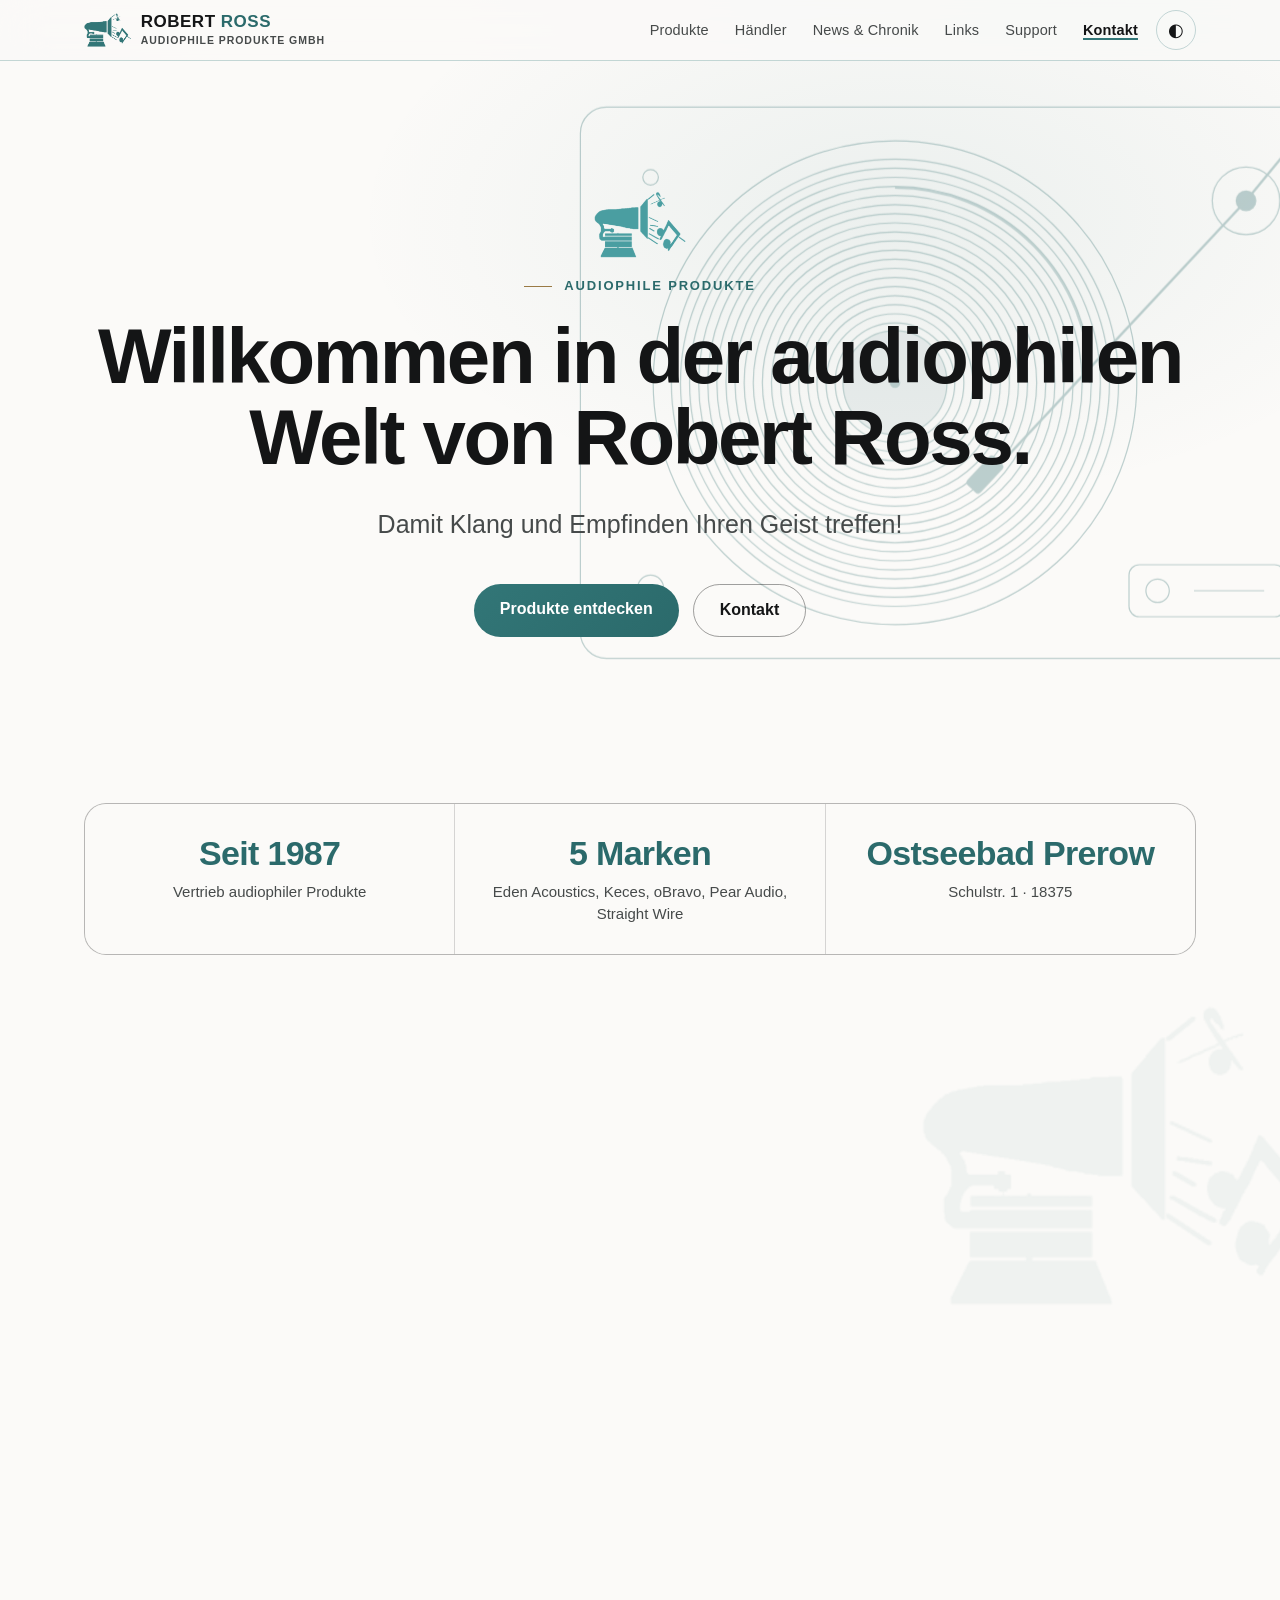
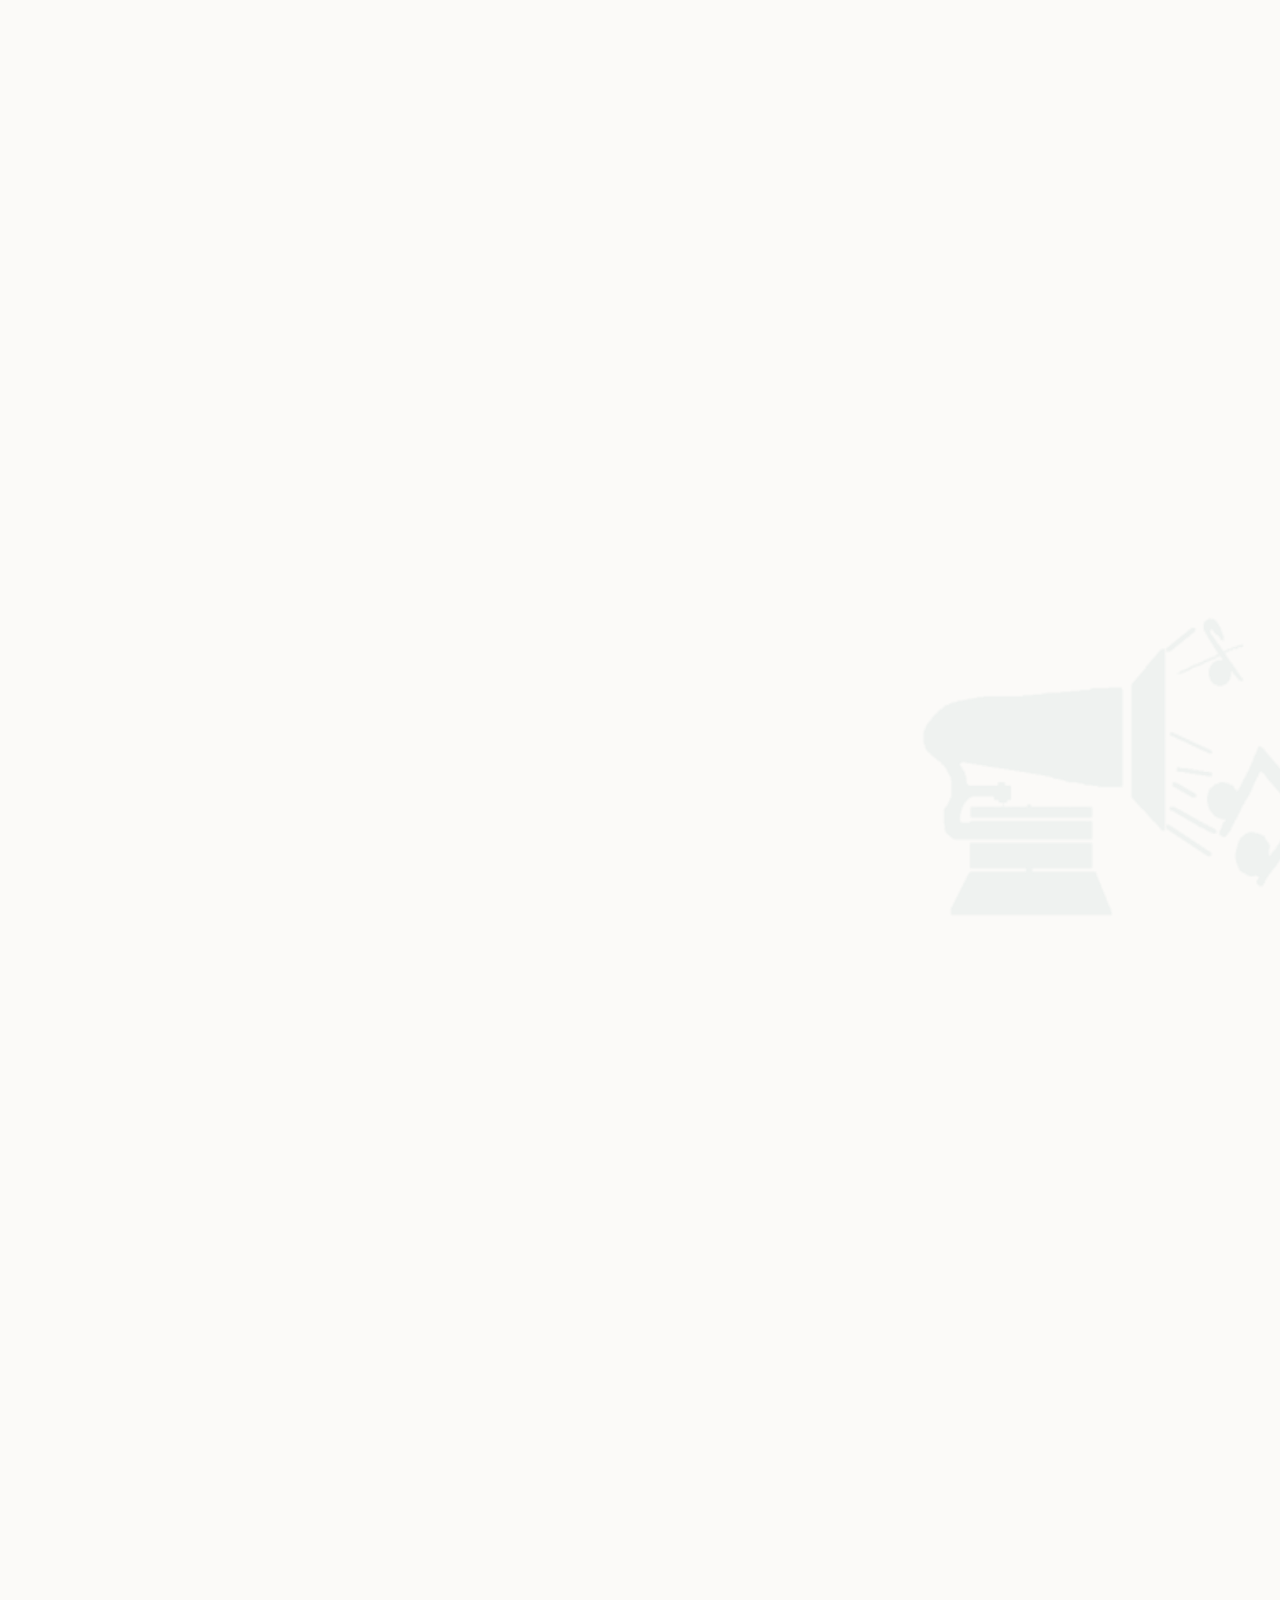
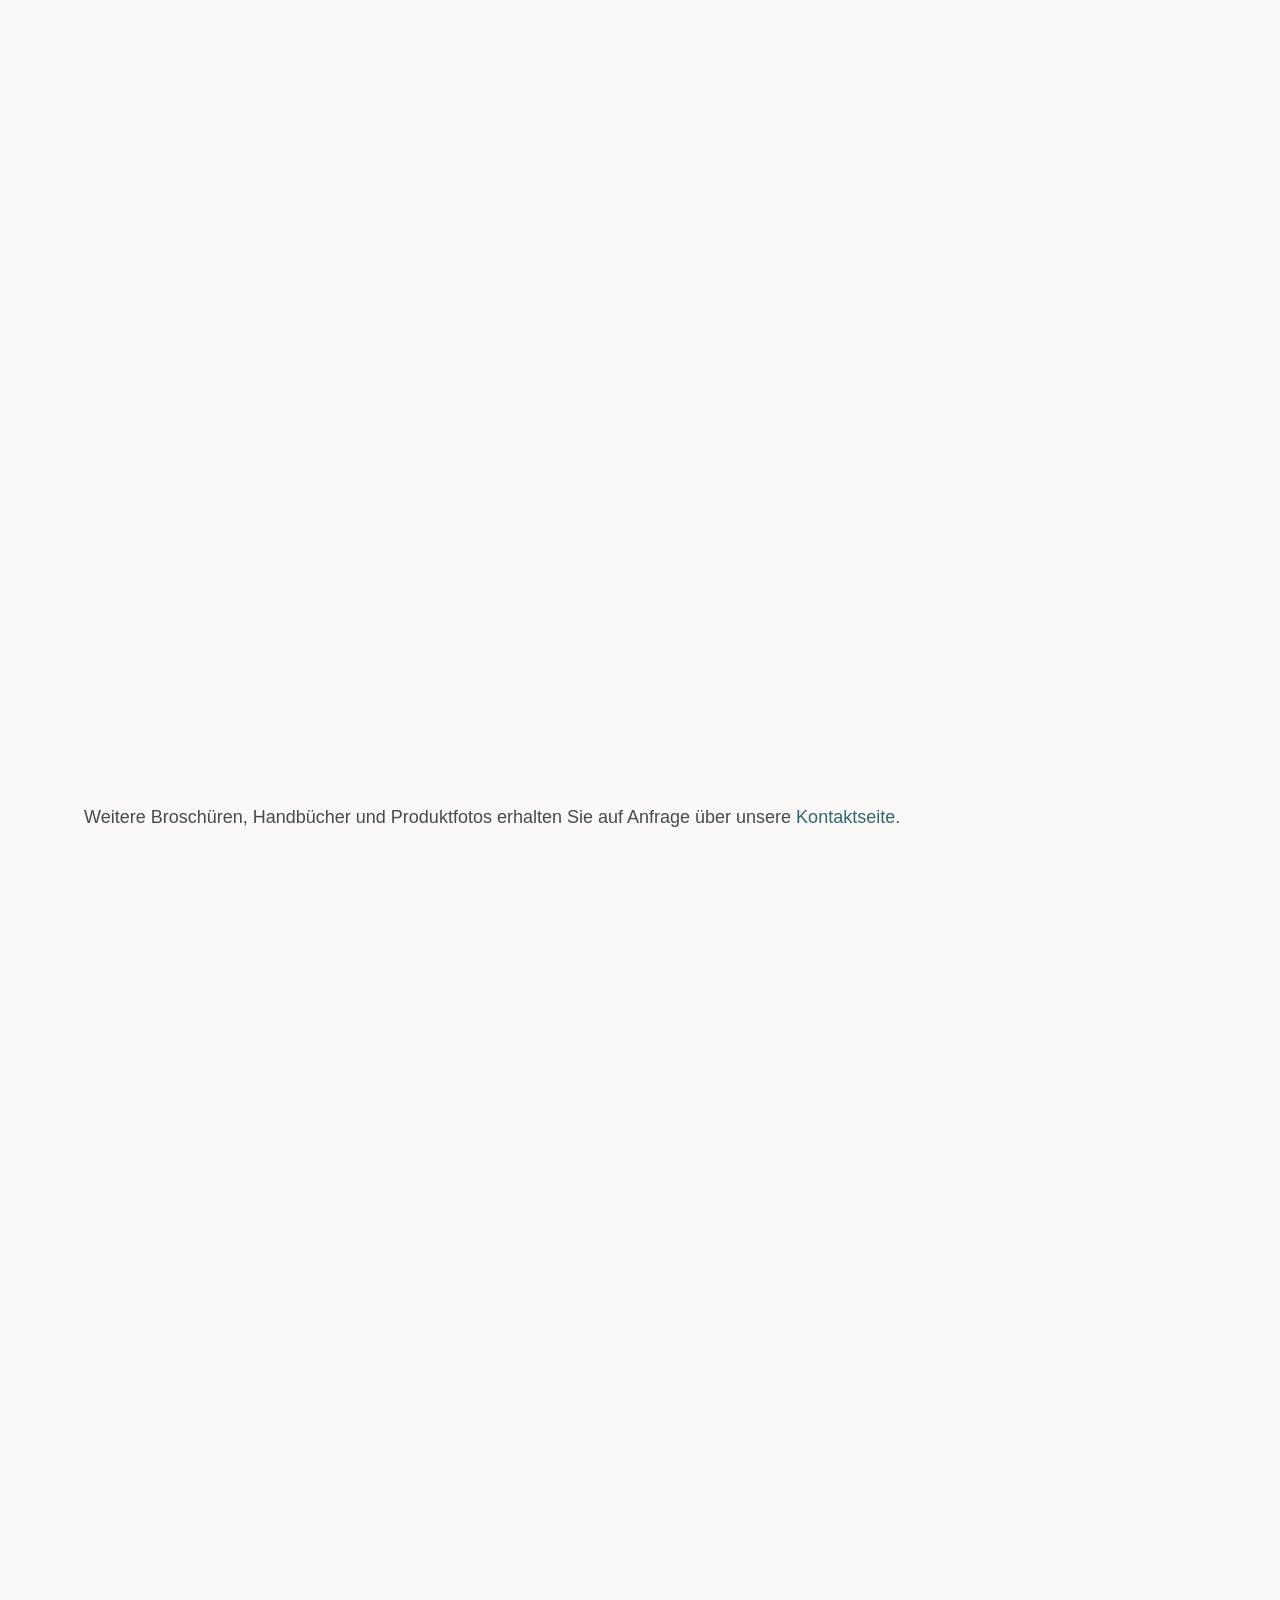
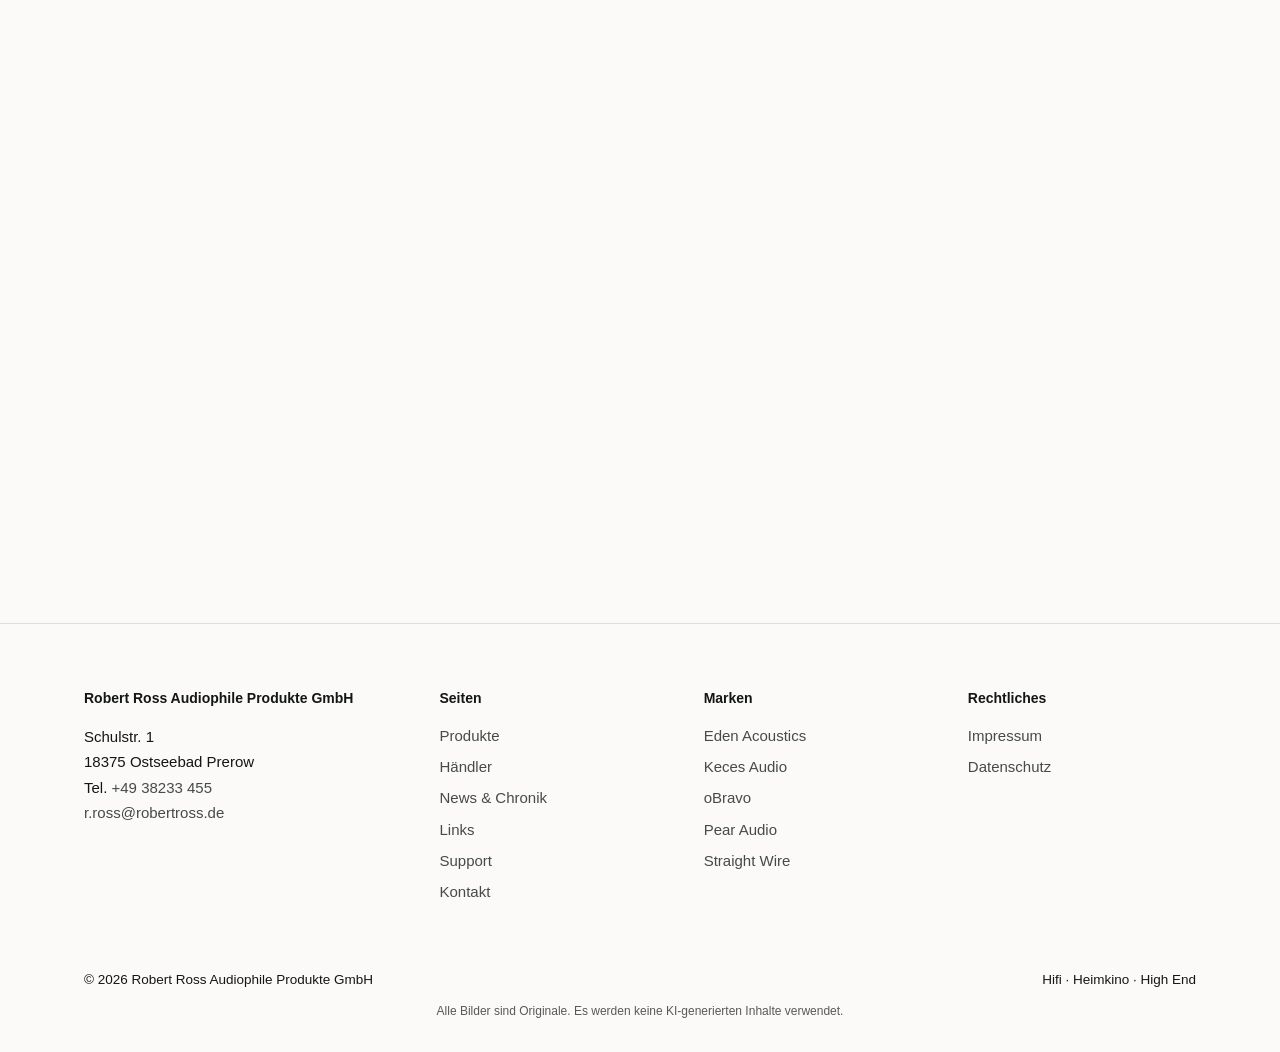
<file: about.html>
<!doctype html>
<html lang="de"><head><meta charset="utf-8"><title>Weiterleitung – ROBERT ROSS audiophile Produkte</title><meta name="viewport" content="width=device-width,initial-scale=1"><meta name="robots" content="noindex,follow"><link rel="canonical" href="https://www.robertross.de/index.html"><meta http-equiv="refresh" content="0; url=index.html#news"><script>location.replace("index.html#news")</script></head><body><p>Diese Seite ist umgezogen: <a href="index.html#news">weiter zur Startseite</a>.</p></body></html>
</file>
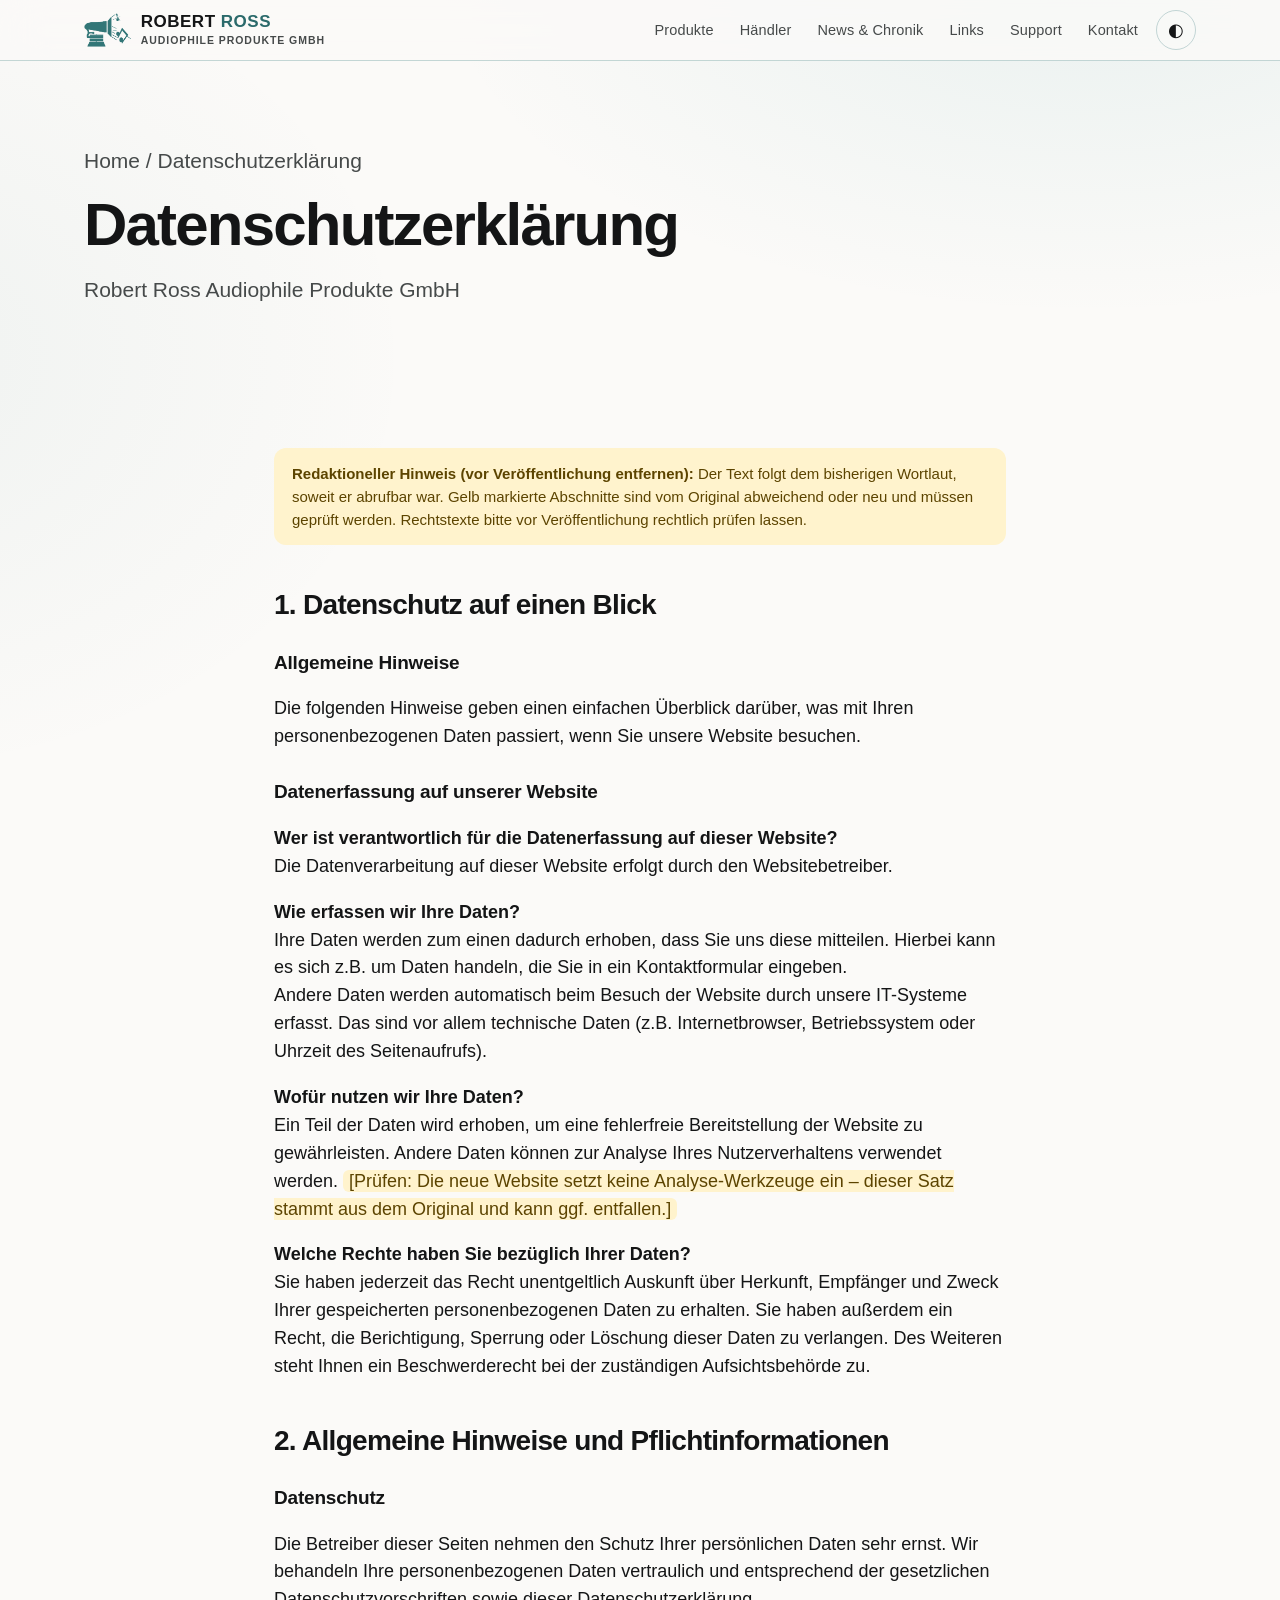
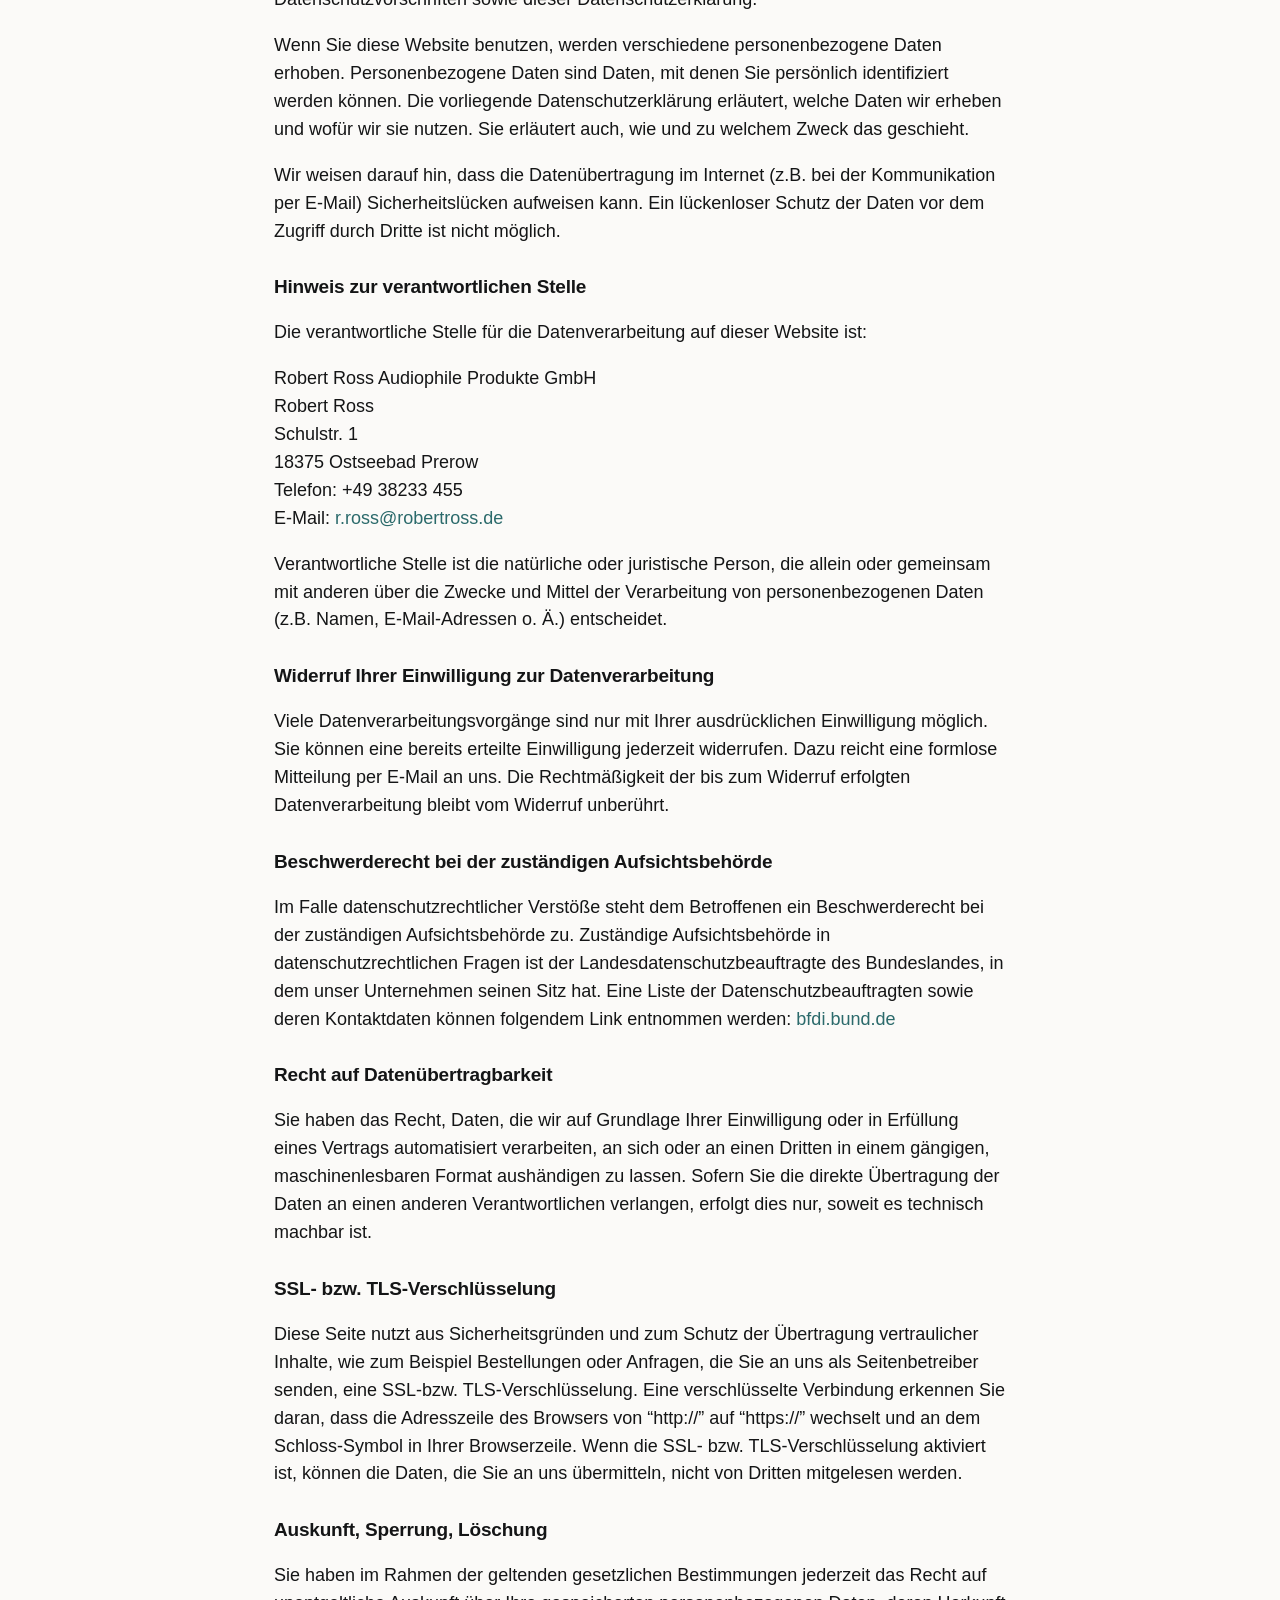
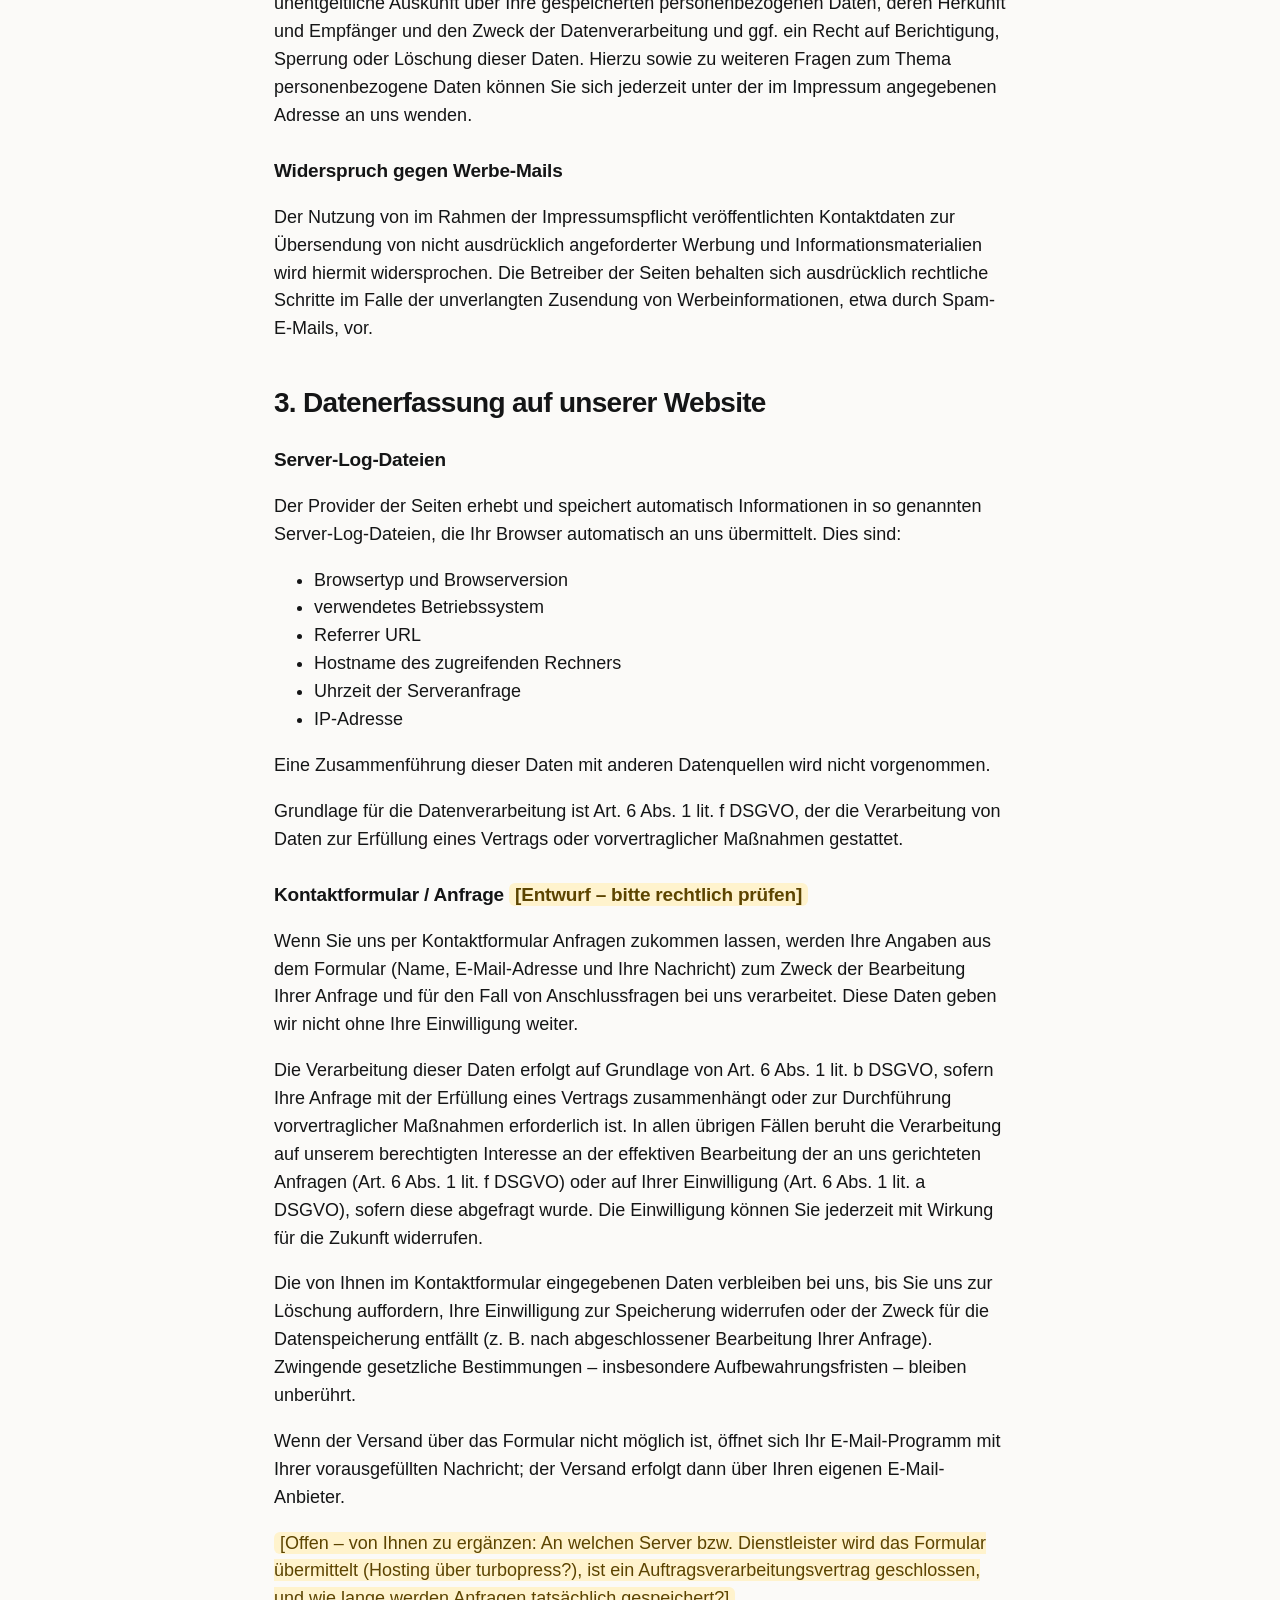
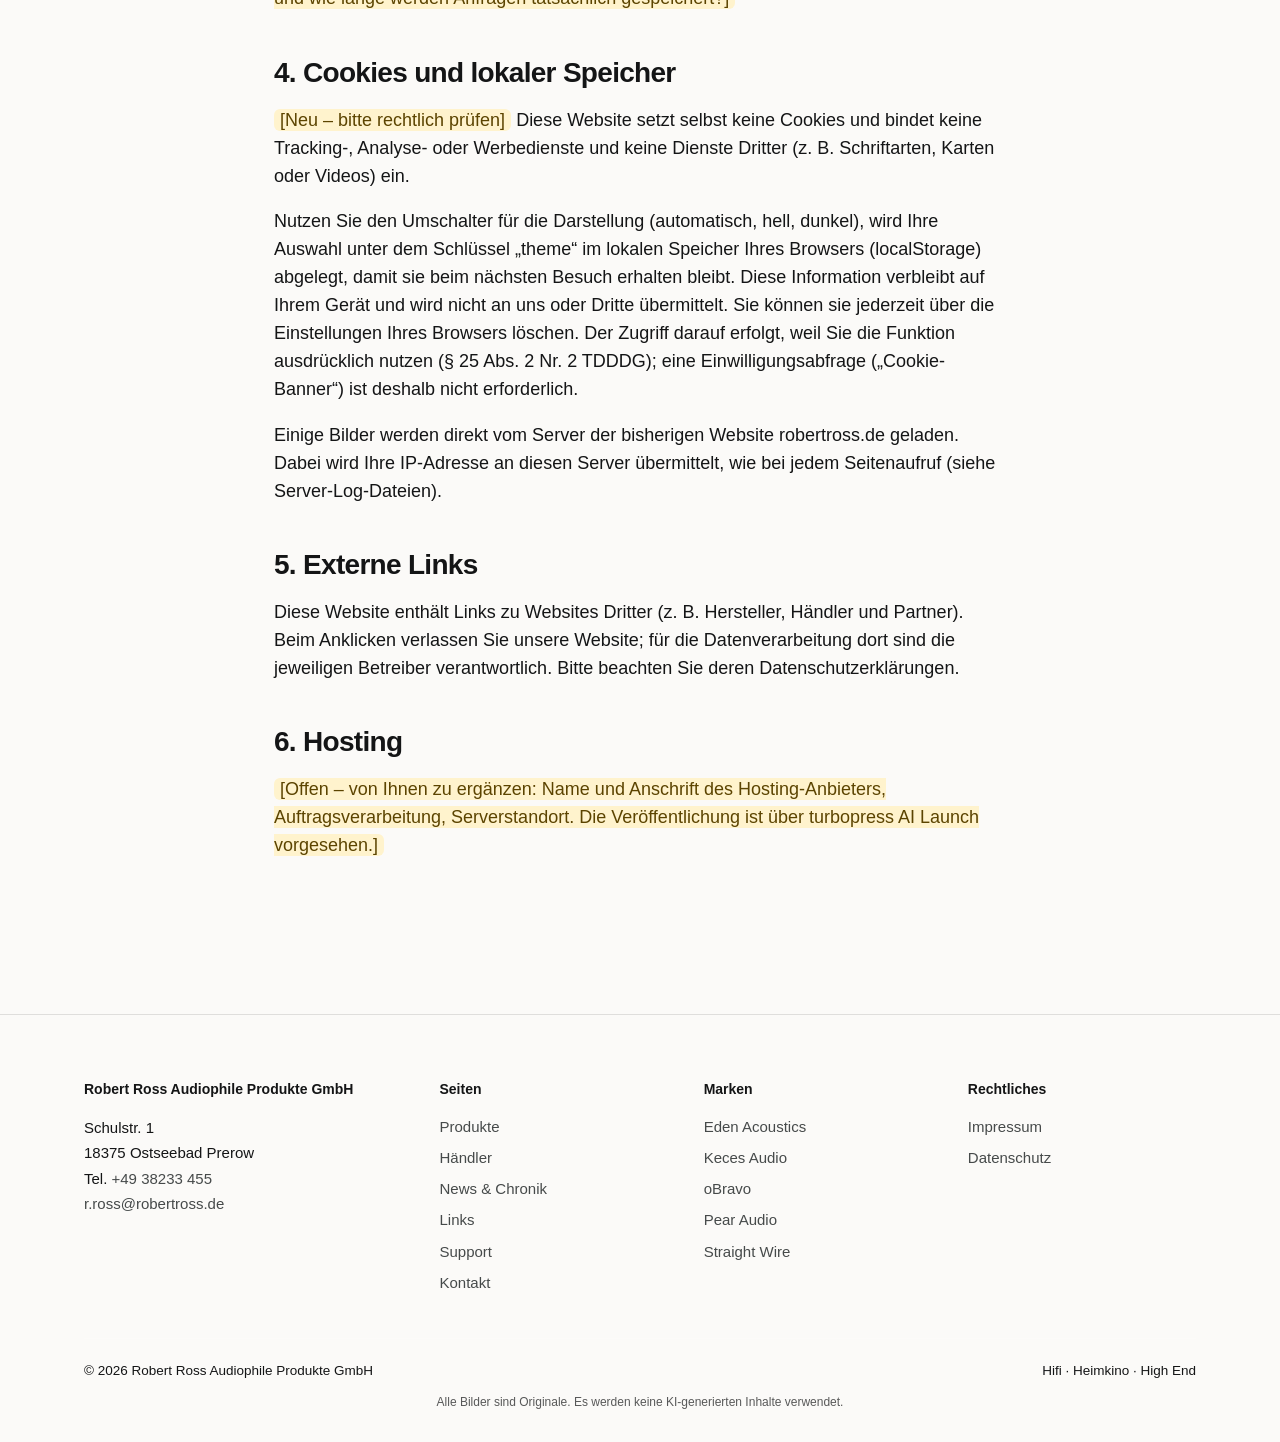
<file: datenschutz.html>
<!doctype html>
<html lang="de" class="no-js">
<head>
<meta charset="utf-8">
<meta name="viewport" content="width=device-width,initial-scale=1">
<title>Datenschutz – ROBERT ROSS audiophile Produkte</title>
<meta name="description" content="Datenschutzerklärung der Robert Ross Audiophile Produkte GmbH.">
<meta name="author" content="Robert Ross">
<meta name="robots" content="index,follow">
<meta name="theme-color" content="#327677">
<meta property="og:title" content="Datenschutz – ROBERT ROSS audiophile Produkte">
<meta property="og:description" content="Datenschutzerklärung der Robert Ross Audiophile Produkte GmbH.">
<meta property="og:locale" content="de_DE">
<meta property="og:type" content="website">
<meta property="og:url" content="https://www.robertross.de/datenschutz.html">
<link rel="canonical" href="https://www.robertross.de/datenschutz.html">
<link rel="icon" type="image/png" href="img/logo.png">
<link rel="stylesheet" href="css/style.css">
<script>try{var t=localStorage.getItem('theme');if(t==='dark'||t==='light')document.documentElement.setAttribute('data-theme',t)}catch(e){}</script>
<script defer src="js/main.js"></script>
</head>
<body>
<a class="skip" href="#main">Zum Inhalt springen</a>
<header class="nav">
<div class="wrap">
<a class="brand" href="index.html" aria-label="Robert Ross Audiophile Produkte – Startseite"><img class="logo-d" src="img/logo.png" width="47" height="34" alt=""><img class="logo-l" src="img/logo-light.png" width="47" height="34" alt=""><span class="bt">ROBERT <span>ROSS</span><small>Audiophile Produkte GmbH</small></span></a>
<nav aria-label="Hauptnavigation"><ul class="menu" id="menu"><li><a href="index.html#produkte">Produkte</a></li><li><a href="index.html#haendler">Händler</a></li><li><a href="index.html#news">News & Chronik</a></li><li><a href="index.html#links">Links</a></li><li><a href="index.html#support">Support</a></li><li><a href="index.html#kontakt">Kontakt</a></li></ul></nav>
<button class="themebtn" type="button" aria-label="Darstellung umschalten">◐</button>
<button class="burger" aria-expanded="false" aria-controls="menu" aria-label="Menü"><span></span><span></span><span></span></button>
</div>
</header>
<main id="main">
<section class="pagehead"><div class="wrap"><p class="crumb"><a href="index.html">Home</a> / Datenschutzerklärung</p><h1>Datenschutzerklärung</h1><p>Robert Ross Audiophile Produkte GmbH</p></div></section><section><div class="wrap narrow legal">
<p class="notice"><strong>Redaktioneller Hinweis (vor Veröffentlichung entfernen):</strong> Der Text folgt dem bisherigen Wortlaut, soweit er abrufbar war. Gelb markierte Abschnitte sind vom Original abweichend oder neu und müssen geprüft werden. Rechtstexte bitte vor Veröffentlichung rechtlich prüfen lassen.</p>
<h2>1. Datenschutz auf einen Blick</h2>
<h3>Allgemeine Hinweise</h3>
<p>Die folgenden Hinweise geben einen einfachen Überblick darüber, was mit Ihren personenbezogenen Daten passiert, wenn Sie unsere Website besuchen.</p>
<h3>Datenerfassung auf unserer Website</h3>
<p><strong>Wer ist verantwortlich für die Datenerfassung auf dieser Website?</strong><br>Die Datenverarbeitung auf dieser Website erfolgt durch den Websitebetreiber.</p>
<p><strong>Wie erfassen wir Ihre Daten?</strong><br>Ihre Daten werden zum einen dadurch erhoben, dass Sie uns diese mitteilen. Hierbei kann es sich z.B. um Daten handeln, die Sie in ein Kontaktformular eingeben.<br>Andere Daten werden automatisch beim Besuch der Website durch unsere IT-Systeme erfasst. Das sind vor allem technische Daten (z.B. Internetbrowser, Betriebssystem oder Uhrzeit des Seitenaufrufs).</p>
<p><strong>Wofür nutzen wir Ihre Daten?</strong><br>Ein Teil der Daten wird erhoben, um eine fehlerfreie Bereitstellung der Website zu gewährleisten. Andere Daten können zur Analyse Ihres Nutzerverhaltens verwendet werden. <mark class="todo">[Prüfen: Die neue Website setzt keine Analyse-Werkzeuge ein – dieser Satz stammt aus dem Original und kann ggf. entfallen.]</mark></p>
<p><strong>Welche Rechte haben Sie bezüglich Ihrer Daten?</strong><br>Sie haben jederzeit das Recht unentgeltlich Auskunft über Herkunft, Empfänger und Zweck Ihrer gespeicherten personenbezogenen Daten zu erhalten. Sie haben außerdem ein Recht, die Berichtigung, Sperrung oder Löschung dieser Daten zu verlangen. Des Weiteren steht Ihnen ein Beschwerderecht bei der zuständigen Aufsichtsbehörde zu.</p>
<h2>2. Allgemeine Hinweise und Pflichtinformationen</h2>
<h3>Datenschutz</h3>
<p>Die Betreiber dieser Seiten nehmen den Schutz Ihrer persönlichen Daten sehr ernst. Wir behandeln Ihre personenbezogenen Daten vertraulich und entsprechend der gesetzlichen Datenschutzvorschriften sowie dieser Datenschutzerklärung.</p>
<p>Wenn Sie diese Website benutzen, werden verschiedene personenbezogene Daten erhoben. Personenbezogene Daten sind Daten, mit denen Sie persönlich identifiziert werden können. Die vorliegende Datenschutzerklärung erläutert, welche Daten wir erheben und wofür wir sie nutzen. Sie erläutert auch, wie und zu welchem Zweck das geschieht.</p>
<p>Wir weisen darauf hin, dass die Datenübertragung im Internet (z.B. bei der Kommunikation per E-Mail) Sicherheitslücken aufweisen kann. Ein lückenloser Schutz der Daten vor dem Zugriff durch Dritte ist nicht möglich.</p>
<h3>Hinweis zur verantwortlichen Stelle</h3>
<p>Die verantwortliche Stelle für die Datenverarbeitung auf dieser Website ist:</p>
<p>Robert Ross Audiophile Produkte GmbH<br>Robert Ross<br>Schulstr. 1<br>18375 Ostseebad Prerow<br>Telefon: +49 38233 455<br>E-Mail: <a href="mailto:r.ross@robertross.de">r.ross@robertross.de</a></p>
<p>Verantwortliche Stelle ist die natürliche oder juristische Person, die allein oder gemeinsam mit anderen über die Zwecke und Mittel der Verarbeitung von personenbezogenen Daten (z.B. Namen, E-Mail-Adressen o. Ä.) entscheidet.</p>
<h3>Widerruf Ihrer Einwilligung zur Datenverarbeitung</h3>
<p>Viele Datenverarbeitungsvorgänge sind nur mit Ihrer ausdrücklichen Einwilligung möglich. Sie können eine bereits erteilte Einwilligung jederzeit widerrufen. Dazu reicht eine formlose Mitteilung per E-Mail an uns. Die Rechtmäßigkeit der bis zum Widerruf erfolgten Datenverarbeitung bleibt vom Widerruf unberührt.</p>
<h3>Beschwerderecht bei der zuständigen Aufsichtsbehörde</h3>
<p>Im Falle datenschutzrechtlicher Verstöße steht dem Betroffenen ein Beschwerderecht bei der zuständigen Aufsichtsbehörde zu. Zuständige Aufsichtsbehörde in datenschutzrechtlichen Fragen ist der Landesdatenschutzbeauftragte des Bundeslandes, in dem unser Unternehmen seinen Sitz hat. Eine Liste der Datenschutzbeauftragten sowie deren Kontaktdaten können folgendem Link entnommen werden: <a href="https://www.bfdi.bund.de/DE/Infothek/Anschriften_Links/anschriften_links-node.html" rel="noopener">bfdi.bund.de</a></p>
<h3>Recht auf Datenübertragbarkeit</h3>
<p>Sie haben das Recht, Daten, die wir auf Grundlage Ihrer Einwilligung oder in Erfüllung eines Vertrags automatisiert verarbeiten, an sich oder an einen Dritten in einem gängigen, maschinenlesbaren Format aushändigen zu lassen. Sofern Sie die direkte Übertragung der Daten an einen anderen Verantwortlichen verlangen, erfolgt dies nur, soweit es technisch machbar ist.</p>
<h3>SSL- bzw. TLS-Verschlüsselung</h3>
<p>Diese Seite nutzt aus Sicherheitsgründen und zum Schutz der Übertragung vertraulicher Inhalte, wie zum Beispiel Bestellungen oder Anfragen, die Sie an uns als Seitenbetreiber senden, eine SSL-bzw. TLS-Verschlüsselung. Eine verschlüsselte Verbindung erkennen Sie daran, dass die Adresszeile des Browsers von “http://” auf “https://” wechselt und an dem Schloss-Symbol in Ihrer Browserzeile. Wenn die SSL- bzw. TLS-Verschlüsselung aktiviert ist, können die Daten, die Sie an uns übermitteln, nicht von Dritten mitgelesen werden.</p>
<h3>Auskunft, Sperrung, Löschung</h3>
<p>Sie haben im Rahmen der geltenden gesetzlichen Bestimmungen jederzeit das Recht auf unentgeltliche Auskunft über Ihre gespeicherten personenbezogenen Daten, deren Herkunft und Empfänger und den Zweck der Datenverarbeitung und ggf. ein Recht auf Berichtigung, Sperrung oder Löschung dieser Daten. Hierzu sowie zu weiteren Fragen zum Thema personenbezogene Daten können Sie sich jederzeit unter der im Impressum angegebenen Adresse an uns wenden.</p>
<h3>Widerspruch gegen Werbe-Mails</h3>
<p>Der Nutzung von im Rahmen der Impressumspflicht veröffentlichten Kontaktdaten zur Übersendung von nicht ausdrücklich angeforderter Werbung und Informationsmaterialien wird hiermit widersprochen. Die Betreiber der Seiten behalten sich ausdrücklich rechtliche Schritte im Falle der unverlangten Zusendung von Werbeinformationen, etwa durch Spam-E-Mails, vor.</p>
<h2>3. Datenerfassung auf unserer Website</h2>
<h3>Server-Log-Dateien</h3>
<p>Der Provider der Seiten erhebt und speichert automatisch Informationen in so genannten Server-Log-Dateien, die Ihr Browser automatisch an uns übermittelt. Dies sind:</p>
<ul><li>Browsertyp und Browserversion</li><li>verwendetes Betriebssystem</li><li>Referrer URL</li><li>Hostname des zugreifenden Rechners</li><li>Uhrzeit der Serveranfrage</li><li>IP-Adresse</li></ul>
<p>Eine Zusammenführung dieser Daten mit anderen Datenquellen wird nicht vorgenommen.</p>
<p>Grundlage für die Datenverarbeitung ist Art. 6 Abs. 1 lit. f DSGVO, der die Verarbeitung von Daten zur Erfüllung eines Vertrags oder vorvertraglicher Maßnahmen gestattet.</p>
<h3>Kontaktformular / Anfrage <mark class="todo">[Entwurf – bitte rechtlich prüfen]</mark></h3><p>Wenn Sie uns per Kontaktformular Anfragen zukommen lassen, werden Ihre Angaben aus dem Formular (Name, E-Mail-Adresse und Ihre Nachricht) zum Zweck der Bearbeitung Ihrer Anfrage und für den Fall von Anschlussfragen bei uns verarbeitet. Diese Daten geben wir nicht ohne Ihre Einwilligung weiter.</p><p>Die Verarbeitung dieser Daten erfolgt auf Grundlage von Art. 6 Abs. 1 lit. b DSGVO, sofern Ihre Anfrage mit der Erfüllung eines Vertrags zusammenhängt oder zur Durchführung vorvertraglicher Maßnahmen erforderlich ist. In allen übrigen Fällen beruht die Verarbeitung auf unserem berechtigten Interesse an der effektiven Bearbeitung der an uns gerichteten Anfragen (Art. 6 Abs. 1 lit. f DSGVO) oder auf Ihrer Einwilligung (Art. 6 Abs. 1 lit. a DSGVO), sofern diese abgefragt wurde. Die Einwilligung können Sie jederzeit mit Wirkung für die Zukunft widerrufen.</p><p>Die von Ihnen im Kontaktformular eingegebenen Daten verbleiben bei uns, bis Sie uns zur Löschung auffordern, Ihre Einwilligung zur Speicherung widerrufen oder der Zweck für die Datenspeicherung entfällt (z. B. nach abgeschlossener Bearbeitung Ihrer Anfrage). Zwingende gesetzliche Bestimmungen – insbesondere Aufbewahrungsfristen – bleiben unberührt.</p><p>Wenn der Versand über das Formular nicht möglich ist, öffnet sich Ihr E-Mail-Programm mit Ihrer vorausgefüllten Nachricht; der Versand erfolgt dann über Ihren eigenen E-Mail-Anbieter.</p><p><mark class="todo">[Offen – von Ihnen zu ergänzen: An welchen Server bzw. Dienstleister wird das Formular übermittelt (Hosting über turbopress?), ist ein Auftragsverarbeitungsvertrag geschlossen, und wie lange werden Anfragen tatsächlich gespeichert?]</mark></p><h2 id="cookies">4. Cookies und lokaler Speicher</h2><p><mark class="todo">[Neu – bitte rechtlich prüfen]</mark> Diese Website setzt selbst keine Cookies und bindet keine Tracking-, Analyse- oder Werbedienste und keine Dienste Dritter (z. B. Schriftarten, Karten oder Videos) ein.</p><p>Nutzen Sie den Umschalter für die Darstellung (automatisch, hell, dunkel), wird Ihre Auswahl unter dem Schlüssel „theme“ im lokalen Speicher Ihres Browsers (localStorage) abgelegt, damit sie beim nächsten Besuch erhalten bleibt. Diese Information verbleibt auf Ihrem Gerät und wird nicht an uns oder Dritte übermittelt. Sie können sie jederzeit über die Einstellungen Ihres Browsers löschen. Der Zugriff darauf erfolgt, weil Sie die Funktion ausdrücklich nutzen (§ 25 Abs. 2 Nr. 2 TDDDG); eine Einwilligungsabfrage („Cookie-Banner“) ist deshalb nicht erforderlich.</p><p>Einige Bilder werden direkt vom Server der bisherigen Website robertross.de geladen. Dabei wird Ihre IP-Adresse an diesen Server übermittelt, wie bei jedem Seitenaufruf (siehe Server-Log-Dateien).</p><h2>5. Externe Links</h2><p>Diese Website enthält Links zu Websites Dritter (z. B. Hersteller, Händler und Partner). Beim Anklicken verlassen Sie unsere Website; für die Datenverarbeitung dort sind die jeweiligen Betreiber verantwortlich. Bitte beachten Sie deren Datenschutzerklärungen.</p><h2>6. Hosting</h2><p><mark class="todo">[Offen – von Ihnen zu ergänzen: Name und Anschrift des Hosting-Anbieters, Auftragsverarbeitung, Serverstandort. Die Veröffentlichung ist über turbopress AI Launch vorgesehen.]</mark></p></div></section>
</main>
<footer>
<div class="wrap">
<div class="cols">
<div><h4>Robert Ross Audiophile Produkte GmbH</h4><p>Schulstr. 1<br>18375 Ostseebad Prerow<br>Tel. <a href="tel:+4938233455">+49 38233 455</a><br><a href="mailto:r.ross@robertross.de">r.ross@robertross.de</a></p></div>
<div><h4>Seiten</h4><ul><li><a href="index.html#produkte">Produkte</a></li><li><a href="index.html#haendler">Händler</a></li><li><a href="index.html#news">News & Chronik</a></li><li><a href="index.html#links">Links</a></li><li><a href="index.html#support">Support</a></li><li><a href="index.html#kontakt">Kontakt</a></li></ul></div>
<div><h4>Marken</h4><ul><li><a href="http://www.edenacoustics.de/" rel="noopener">Eden Acoustics</a></li><li><a href="https://www.kecesaudio.de/" rel="noopener">Keces Audio</a></li><li><a href="http://www.obravo.de" rel="noopener">oBravo</a></li><li><a href="https://pearaudio.de/" rel="noopener">Pear Audio</a></li><li><a href="http://straightwire.de" rel="noopener">Straight Wire</a></li></ul></div>
<div><h4>Rechtliches</h4><ul><li><a href="impressum.html">Impressum</a></li><li><a href="datenschutz.html">Datenschutz</a></li></ul></div>
</div>
<div class="copy"><span>© <span id="yr">2026</span> Robert Ross Audiophile Produkte GmbH</span><span>Hifi · Heimkino · High End</span></div><p class="ainote">Alle Bilder sind Originale. Es werden keine KI-generierten Inhalte verwendet.</p>
</div>
</footer>
</body>
</html>
</file>
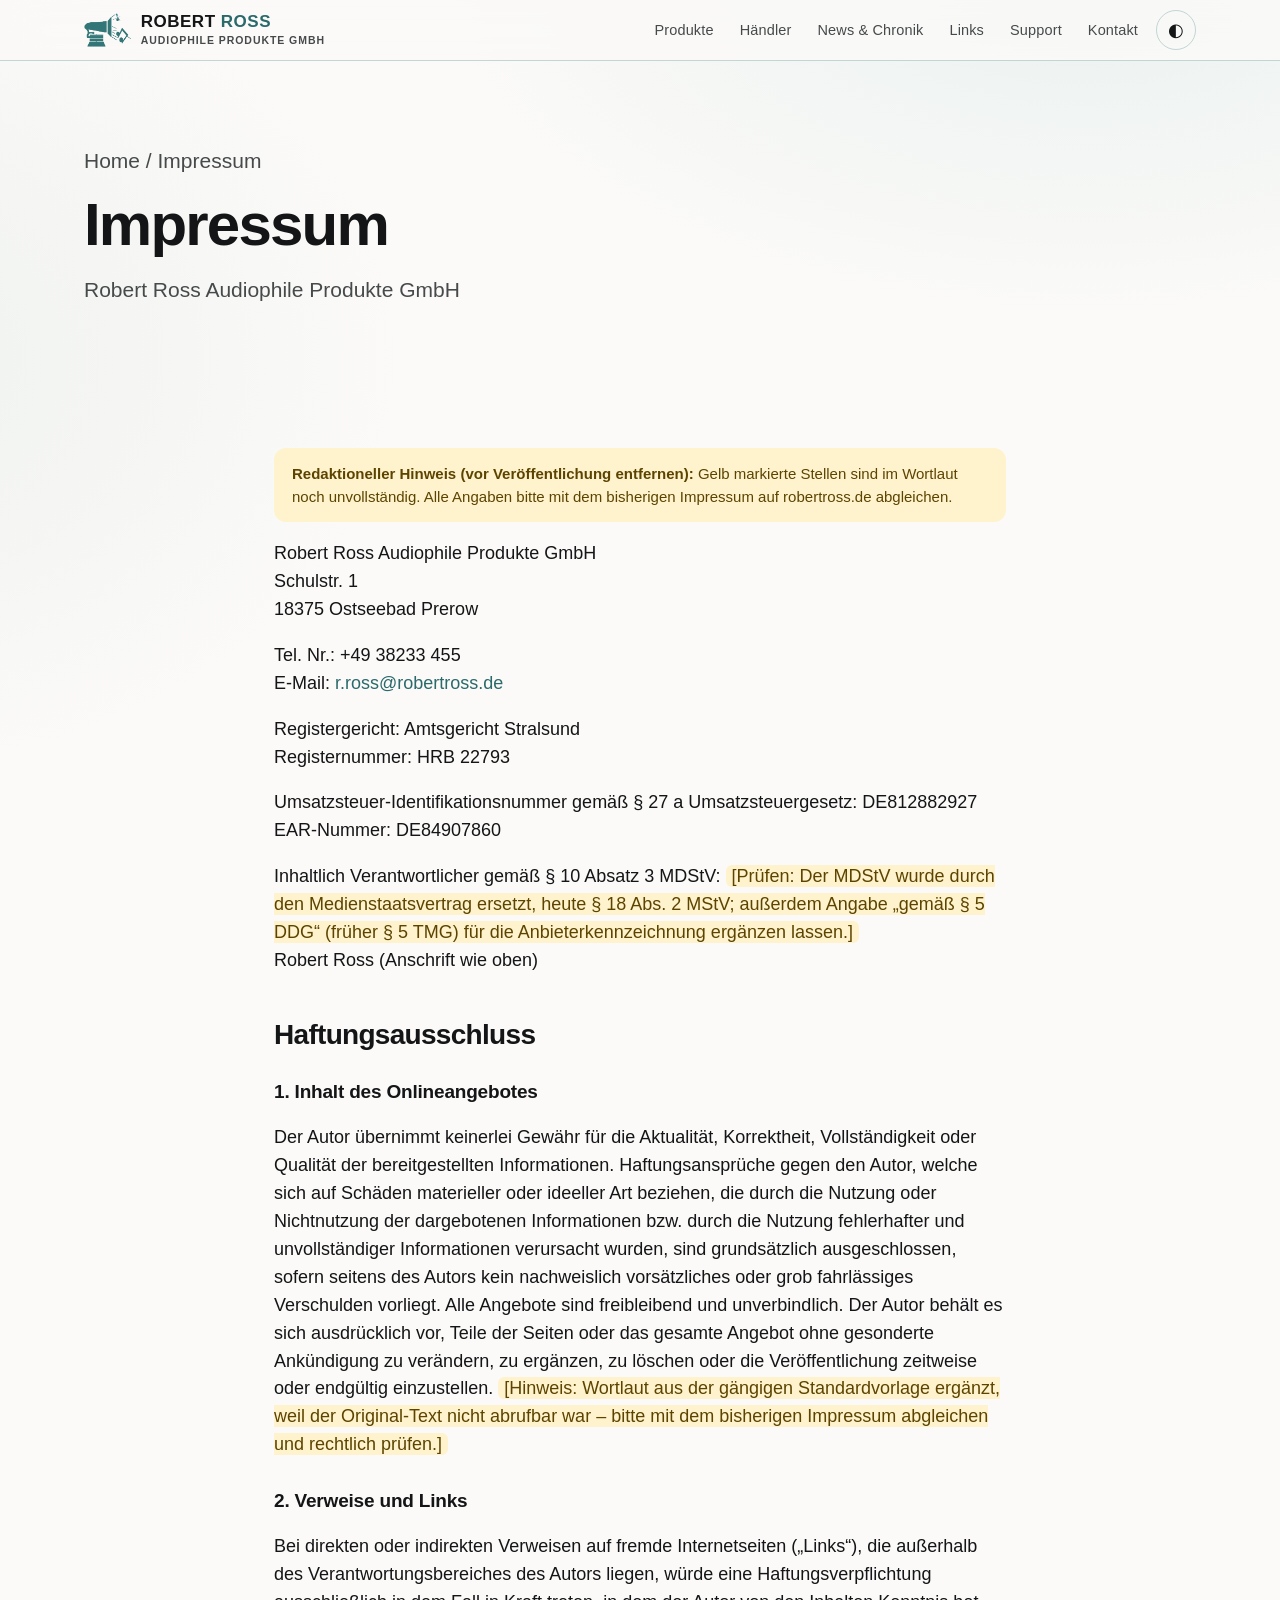
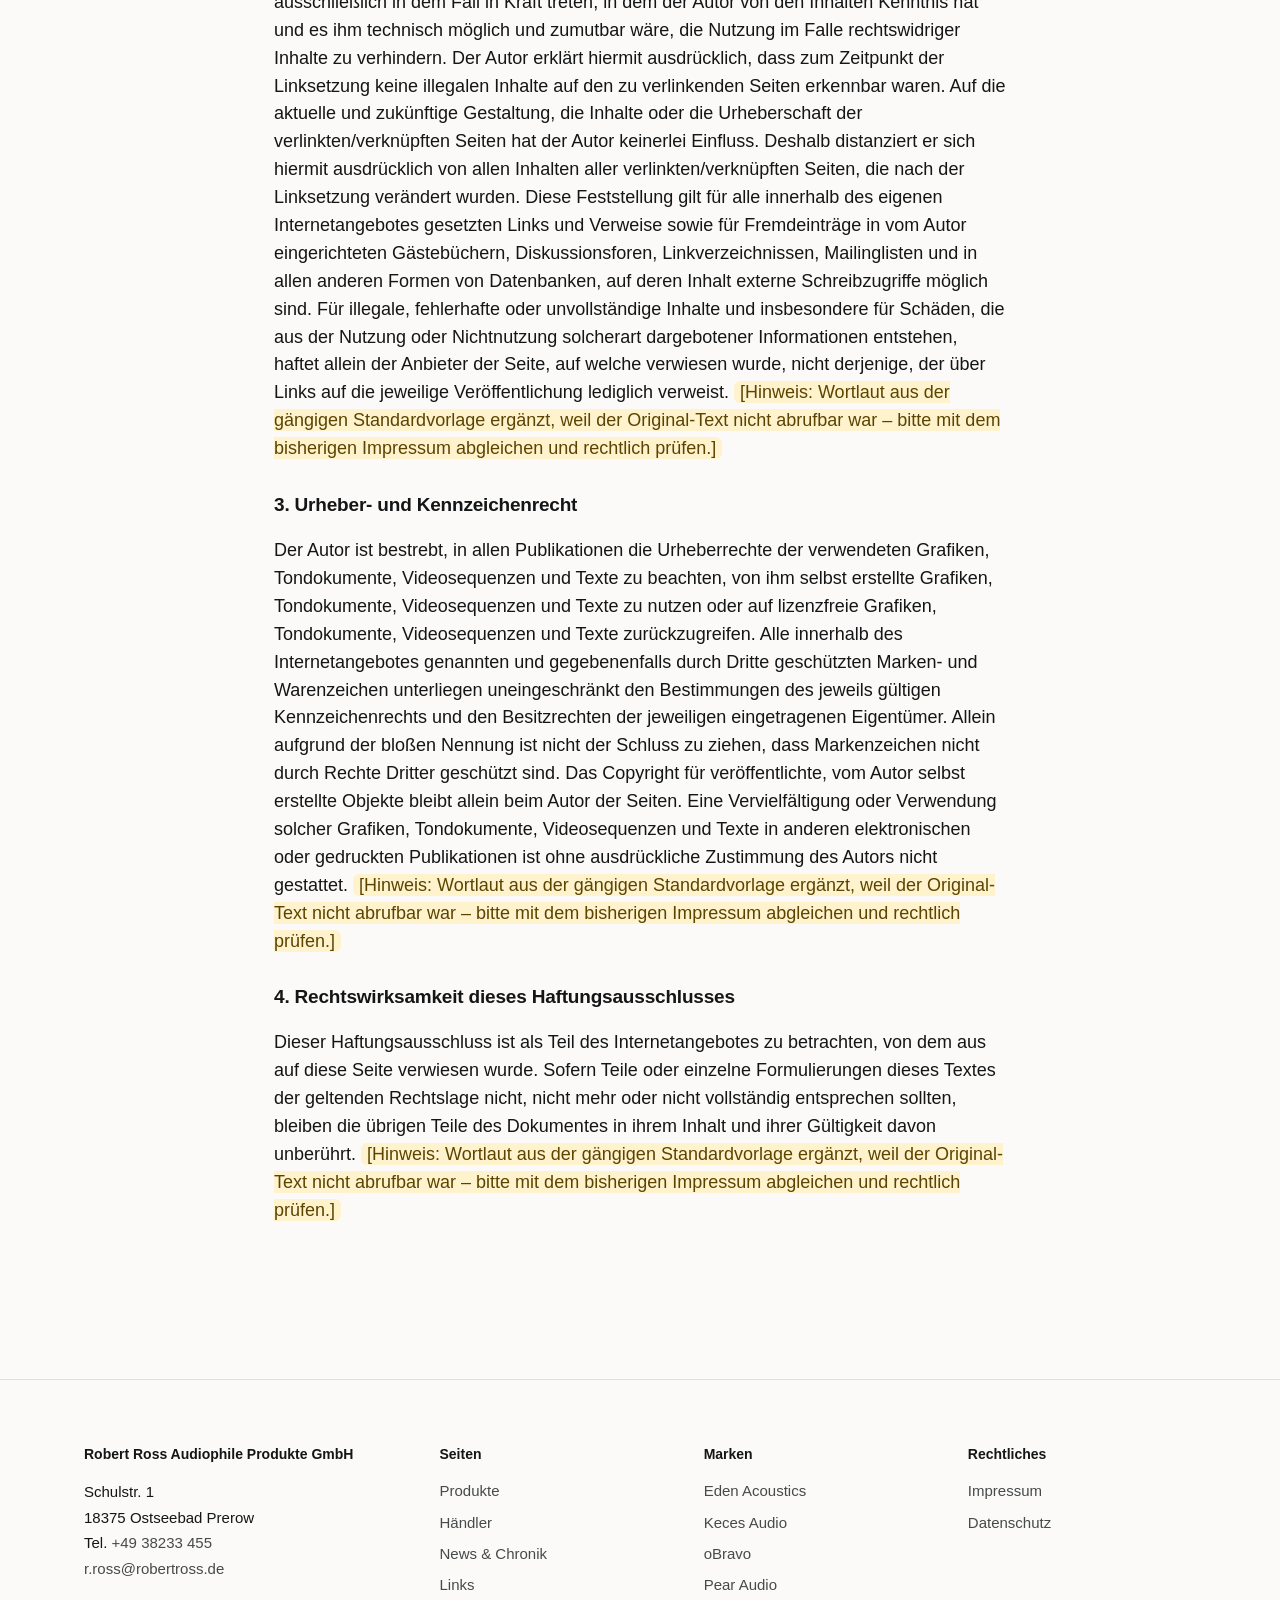
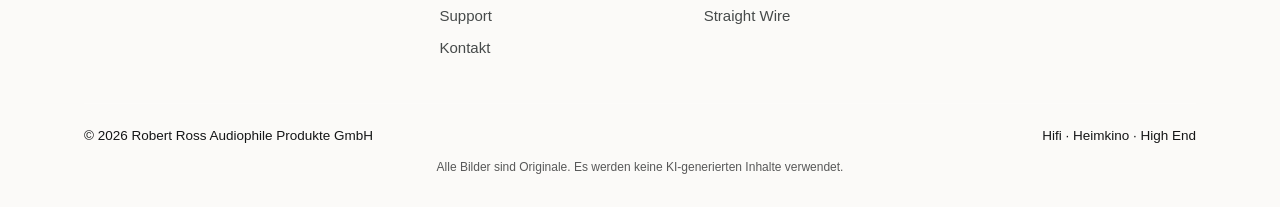
<file: impressum.html>
<!doctype html>
<html lang="de" class="no-js">
<head>
<meta charset="utf-8">
<meta name="viewport" content="width=device-width,initial-scale=1">
<title>Impressum – ROBERT ROSS audiophile Produkte</title>
<meta name="description" content="Impressum der Robert Ross Audiophile Produkte GmbH, Ostseebad Prerow.">
<meta name="author" content="Robert Ross">
<meta name="robots" content="index,follow">
<meta name="theme-color" content="#327677">
<meta property="og:title" content="Impressum – ROBERT ROSS audiophile Produkte">
<meta property="og:description" content="Impressum der Robert Ross Audiophile Produkte GmbH, Ostseebad Prerow.">
<meta property="og:locale" content="de_DE">
<meta property="og:type" content="website">
<meta property="og:url" content="https://www.robertross.de/impressum.html">
<link rel="canonical" href="https://www.robertross.de/impressum.html">
<link rel="icon" type="image/png" href="img/logo.png">
<link rel="stylesheet" href="css/style.css">
<script>try{var t=localStorage.getItem('theme');if(t==='dark'||t==='light')document.documentElement.setAttribute('data-theme',t)}catch(e){}</script>
<script defer src="js/main.js"></script>
</head>
<body>
<a class="skip" href="#main">Zum Inhalt springen</a>
<header class="nav">
<div class="wrap">
<a class="brand" href="index.html" aria-label="Robert Ross Audiophile Produkte – Startseite"><img class="logo-d" src="img/logo.png" width="47" height="34" alt=""><img class="logo-l" src="img/logo-light.png" width="47" height="34" alt=""><span class="bt">ROBERT <span>ROSS</span><small>Audiophile Produkte GmbH</small></span></a>
<nav aria-label="Hauptnavigation"><ul class="menu" id="menu"><li><a href="index.html#produkte">Produkte</a></li><li><a href="index.html#haendler">Händler</a></li><li><a href="index.html#news">News & Chronik</a></li><li><a href="index.html#links">Links</a></li><li><a href="index.html#support">Support</a></li><li><a href="index.html#kontakt">Kontakt</a></li></ul></nav>
<button class="themebtn" type="button" aria-label="Darstellung umschalten">◐</button>
<button class="burger" aria-expanded="false" aria-controls="menu" aria-label="Menü"><span></span><span></span><span></span></button>
</div>
</header>
<main id="main">
<section class="pagehead"><div class="wrap"><p class="crumb"><a href="index.html">Home</a> / Impressum</p><h1>Impressum</h1><p>Robert Ross Audiophile Produkte GmbH</p></div></section><section><div class="wrap narrow legal">
<p class="notice"><strong>Redaktioneller Hinweis (vor Veröffentlichung entfernen):</strong> Gelb markierte Stellen sind im Wortlaut noch unvollständig. Alle Angaben bitte mit dem bisherigen Impressum auf robertross.de abgleichen.</p>
<p>Robert Ross Audiophile Produkte GmbH<br>Schulstr. 1<br>18375 Ostseebad Prerow</p>
<p>Tel. Nr.: +49 38233 455<br>E-Mail: <a href="mailto:r.ross@robertross.de">r.ross@robertross.de</a></p>
<p>Registergericht: Amtsgericht Stralsund<br>Registernummer: HRB 22793</p>
<p>Umsatzsteuer-Identifikationsnummer gemäß § 27 a Umsatzsteuergesetz: DE812882927<br>EAR-Nummer: DE84907860</p>
<p>Inhaltlich Verantwortlicher gemäß § 10 Absatz 3 MDStV: <mark class="todo">[Prüfen: Der MDStV wurde durch den Medienstaatsvertrag ersetzt, heute § 18 Abs. 2 MStV; außerdem Angabe „gemäß § 5 DDG“ (früher § 5 TMG) für die Anbieterkennzeichnung ergänzen lassen.]</mark><br>Robert Ross (Anschrift wie oben)</p>
<h2>Haftungsausschluss</h2>
<h3>1. Inhalt des Onlineangebotes</h3>
<p>Der Autor übernimmt keinerlei Gewähr für die Aktualität, Korrektheit, Vollständigkeit oder Qualität der bereitgestellten Informationen. Haftungsansprüche gegen den Autor, welche sich auf Schäden materieller oder ideeller Art beziehen, die durch die Nutzung oder Nichtnutzung der dargebotenen Informationen bzw. durch die Nutzung fehlerhafter und unvollständiger Informationen verursacht wurden, sind grundsätzlich ausgeschlossen, sofern seitens des Autors kein nachweislich vorsätzliches oder grob fahrlässiges Verschulden vorliegt. Alle Angebote sind freibleibend und unverbindlich. Der Autor behält es sich ausdrücklich vor, Teile der Seiten oder das gesamte Angebot ohne gesonderte Ankündigung zu verändern, zu ergänzen, zu löschen oder die Veröffentlichung zeitweise oder endgültig einzustellen. <mark class="todo">[Hinweis: Wortlaut aus der gängigen Standardvorlage ergänzt, weil der Original-Text nicht abrufbar war – bitte mit dem bisherigen Impressum abgleichen und rechtlich prüfen.]</mark></p>
<h3>2. Verweise und Links</h3>
<p>Bei direkten oder indirekten Verweisen auf fremde Internetseiten („Links“), die außerhalb des Verantwortungsbereiches des Autors liegen, würde eine Haftungsverpflichtung ausschließlich in dem Fall in Kraft treten, in dem der Autor von den Inhalten Kenntnis hat und es ihm technisch möglich und zumutbar wäre, die Nutzung im Falle rechtswidriger Inhalte zu verhindern. Der Autor erklärt hiermit ausdrücklich, dass zum Zeitpunkt der Linksetzung keine illegalen Inhalte auf den zu verlinkenden Seiten erkennbar waren. Auf die aktuelle und zukünftige Gestaltung, die Inhalte oder die Urheberschaft der verlinkten/verknüpften Seiten hat der Autor keinerlei Einfluss. Deshalb distanziert er sich hiermit ausdrücklich von allen Inhalten aller verlinkten/verknüpften Seiten, die nach der Linksetzung verändert wurden. Diese Feststellung gilt für alle innerhalb des eigenen Internetangebotes gesetzten Links und Verweise sowie für Fremdeinträge in vom Autor eingerichteten Gästebüchern, Diskussionsforen, Linkverzeichnissen, Mailinglisten und in allen anderen Formen von Datenbanken, auf deren Inhalt externe Schreibzugriffe möglich sind. Für illegale, fehlerhafte oder unvollständige Inhalte und insbesondere für Schäden, die aus der Nutzung oder Nichtnutzung solcherart dargebotener Informationen entstehen, haftet allein der Anbieter der Seite, auf welche verwiesen wurde, nicht derjenige, der über Links auf die jeweilige Veröffentlichung lediglich verweist. <mark class="todo">[Hinweis: Wortlaut aus der gängigen Standardvorlage ergänzt, weil der Original-Text nicht abrufbar war – bitte mit dem bisherigen Impressum abgleichen und rechtlich prüfen.]</mark></p>
<h3>3. Urheber- und Kennzeichenrecht</h3>
<p>Der Autor ist bestrebt, in allen Publikationen die Urheberrechte der verwendeten Grafiken, Tondokumente, Videosequenzen und Texte zu beachten, von ihm selbst erstellte Grafiken, Tondokumente, Videosequenzen und Texte zu nutzen oder auf lizenzfreie Grafiken, Tondokumente, Videosequenzen und Texte zurückzugreifen. Alle innerhalb des Internetangebotes genannten und gegebenenfalls durch Dritte geschützten Marken- und Warenzeichen unterliegen uneingeschränkt den Bestimmungen des jeweils gültigen Kennzeichenrechts und den Besitzrechten der jeweiligen eingetragenen Eigentümer. Allein aufgrund der bloßen Nennung ist nicht der Schluss zu ziehen, dass Markenzeichen nicht durch Rechte Dritter geschützt sind. Das Copyright für veröffentlichte, vom Autor selbst erstellte Objekte bleibt allein beim Autor der Seiten. Eine Vervielfältigung oder Verwendung solcher Grafiken, Tondokumente, Videosequenzen und Texte in anderen elektronischen oder gedruckten Publikationen ist ohne ausdrückliche Zustimmung des Autors nicht gestattet. <mark class="todo">[Hinweis: Wortlaut aus der gängigen Standardvorlage ergänzt, weil der Original-Text nicht abrufbar war – bitte mit dem bisherigen Impressum abgleichen und rechtlich prüfen.]</mark></p>
<h3>4. Rechtswirksamkeit dieses Haftungsausschlusses</h3>
<p>Dieser Haftungsausschluss ist als Teil des Internetangebotes zu betrachten, von dem aus auf diese Seite verwiesen wurde. Sofern Teile oder einzelne Formulierungen dieses Textes der geltenden Rechtslage nicht, nicht mehr oder nicht vollständig entsprechen sollten, bleiben die übrigen Teile des Dokumentes in ihrem Inhalt und ihrer Gültigkeit davon unberührt. <mark class="todo">[Hinweis: Wortlaut aus der gängigen Standardvorlage ergänzt, weil der Original-Text nicht abrufbar war – bitte mit dem bisherigen Impressum abgleichen und rechtlich prüfen.]</mark></p>
</div></section>
</main>
<footer>
<div class="wrap">
<div class="cols">
<div><h4>Robert Ross Audiophile Produkte GmbH</h4><p>Schulstr. 1<br>18375 Ostseebad Prerow<br>Tel. <a href="tel:+4938233455">+49 38233 455</a><br><a href="mailto:r.ross@robertross.de">r.ross@robertross.de</a></p></div>
<div><h4>Seiten</h4><ul><li><a href="index.html#produkte">Produkte</a></li><li><a href="index.html#haendler">Händler</a></li><li><a href="index.html#news">News & Chronik</a></li><li><a href="index.html#links">Links</a></li><li><a href="index.html#support">Support</a></li><li><a href="index.html#kontakt">Kontakt</a></li></ul></div>
<div><h4>Marken</h4><ul><li><a href="http://www.edenacoustics.de/" rel="noopener">Eden Acoustics</a></li><li><a href="https://www.kecesaudio.de/" rel="noopener">Keces Audio</a></li><li><a href="http://www.obravo.de" rel="noopener">oBravo</a></li><li><a href="https://pearaudio.de/" rel="noopener">Pear Audio</a></li><li><a href="http://straightwire.de" rel="noopener">Straight Wire</a></li></ul></div>
<div><h4>Rechtliches</h4><ul><li><a href="impressum.html">Impressum</a></li><li><a href="datenschutz.html">Datenschutz</a></li></ul></div>
</div>
<div class="copy"><span>© <span id="yr">2026</span> Robert Ross Audiophile Produkte GmbH</span><span>Hifi · Heimkino · High End</span></div><p class="ainote">Alle Bilder sind Originale. Es werden keine KI-generierten Inhalte verwendet.</p>
</div>
</footer>
</body>
</html>
</file>
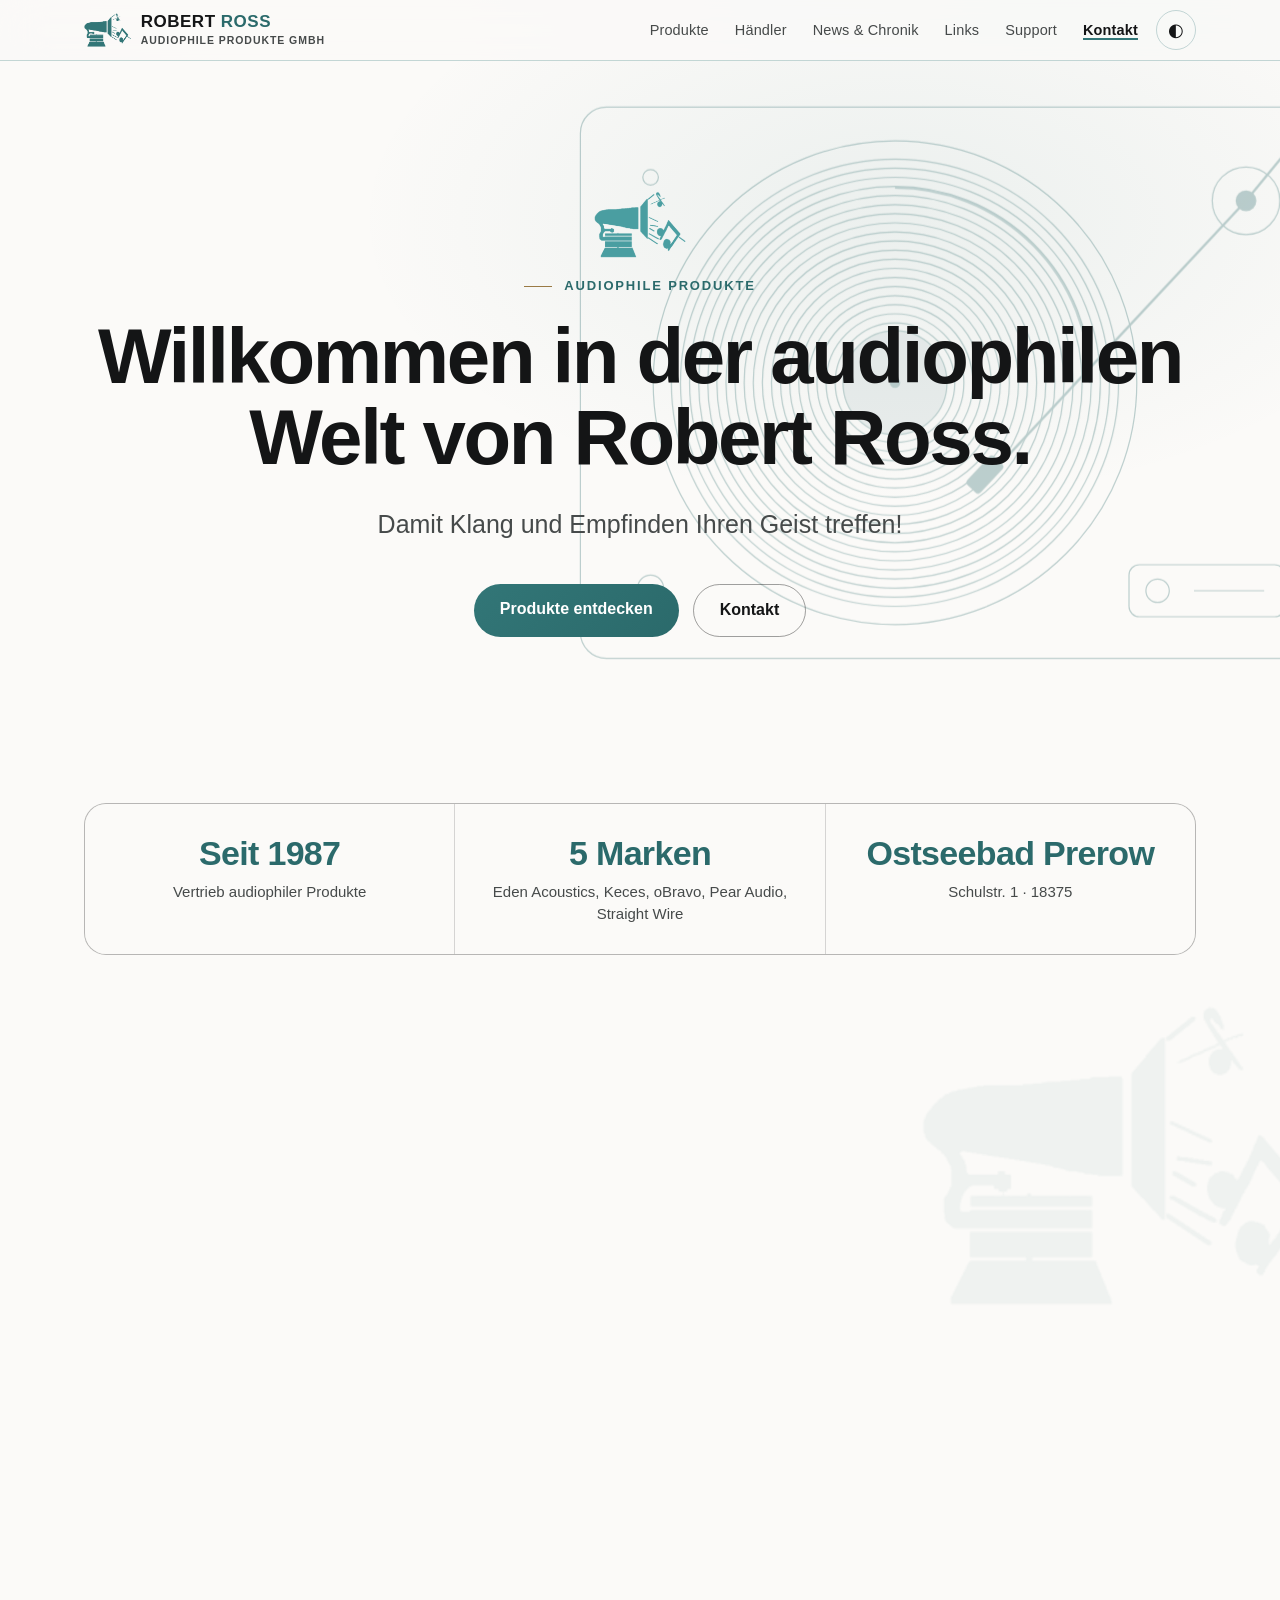
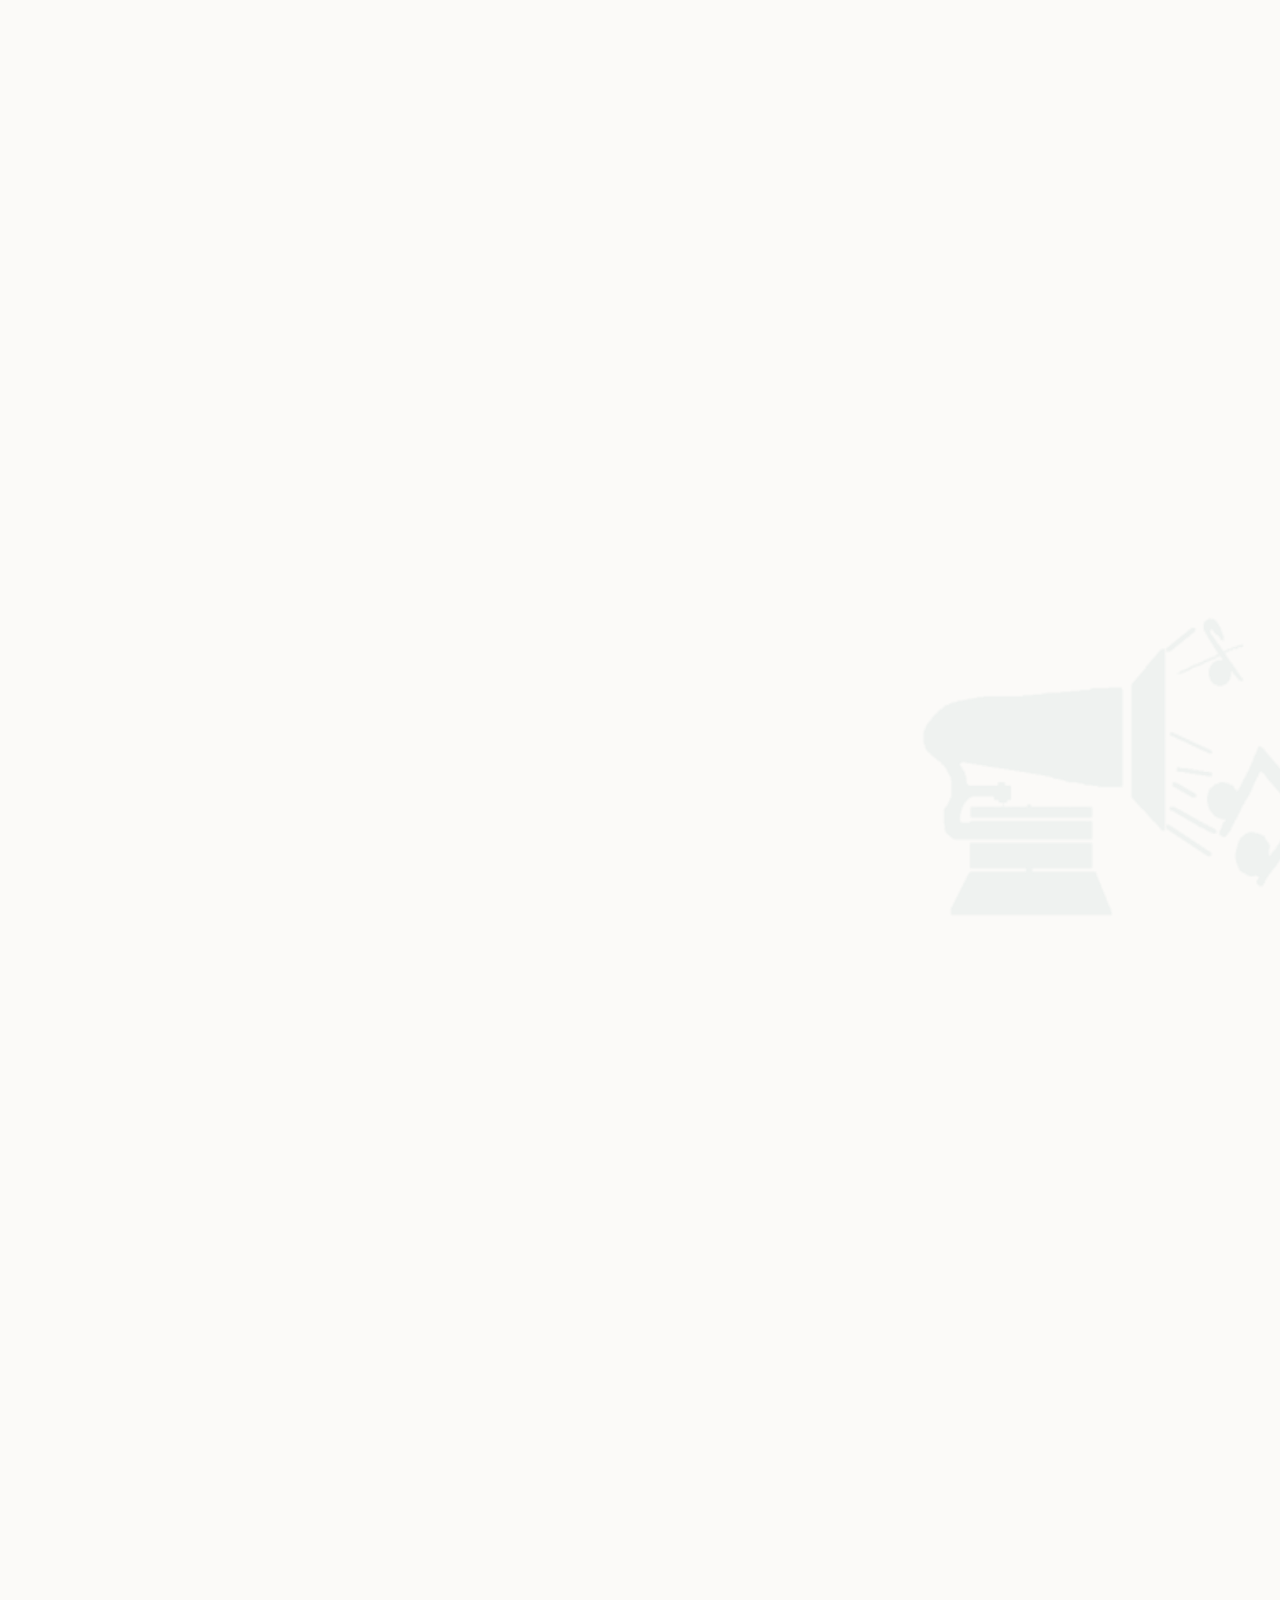
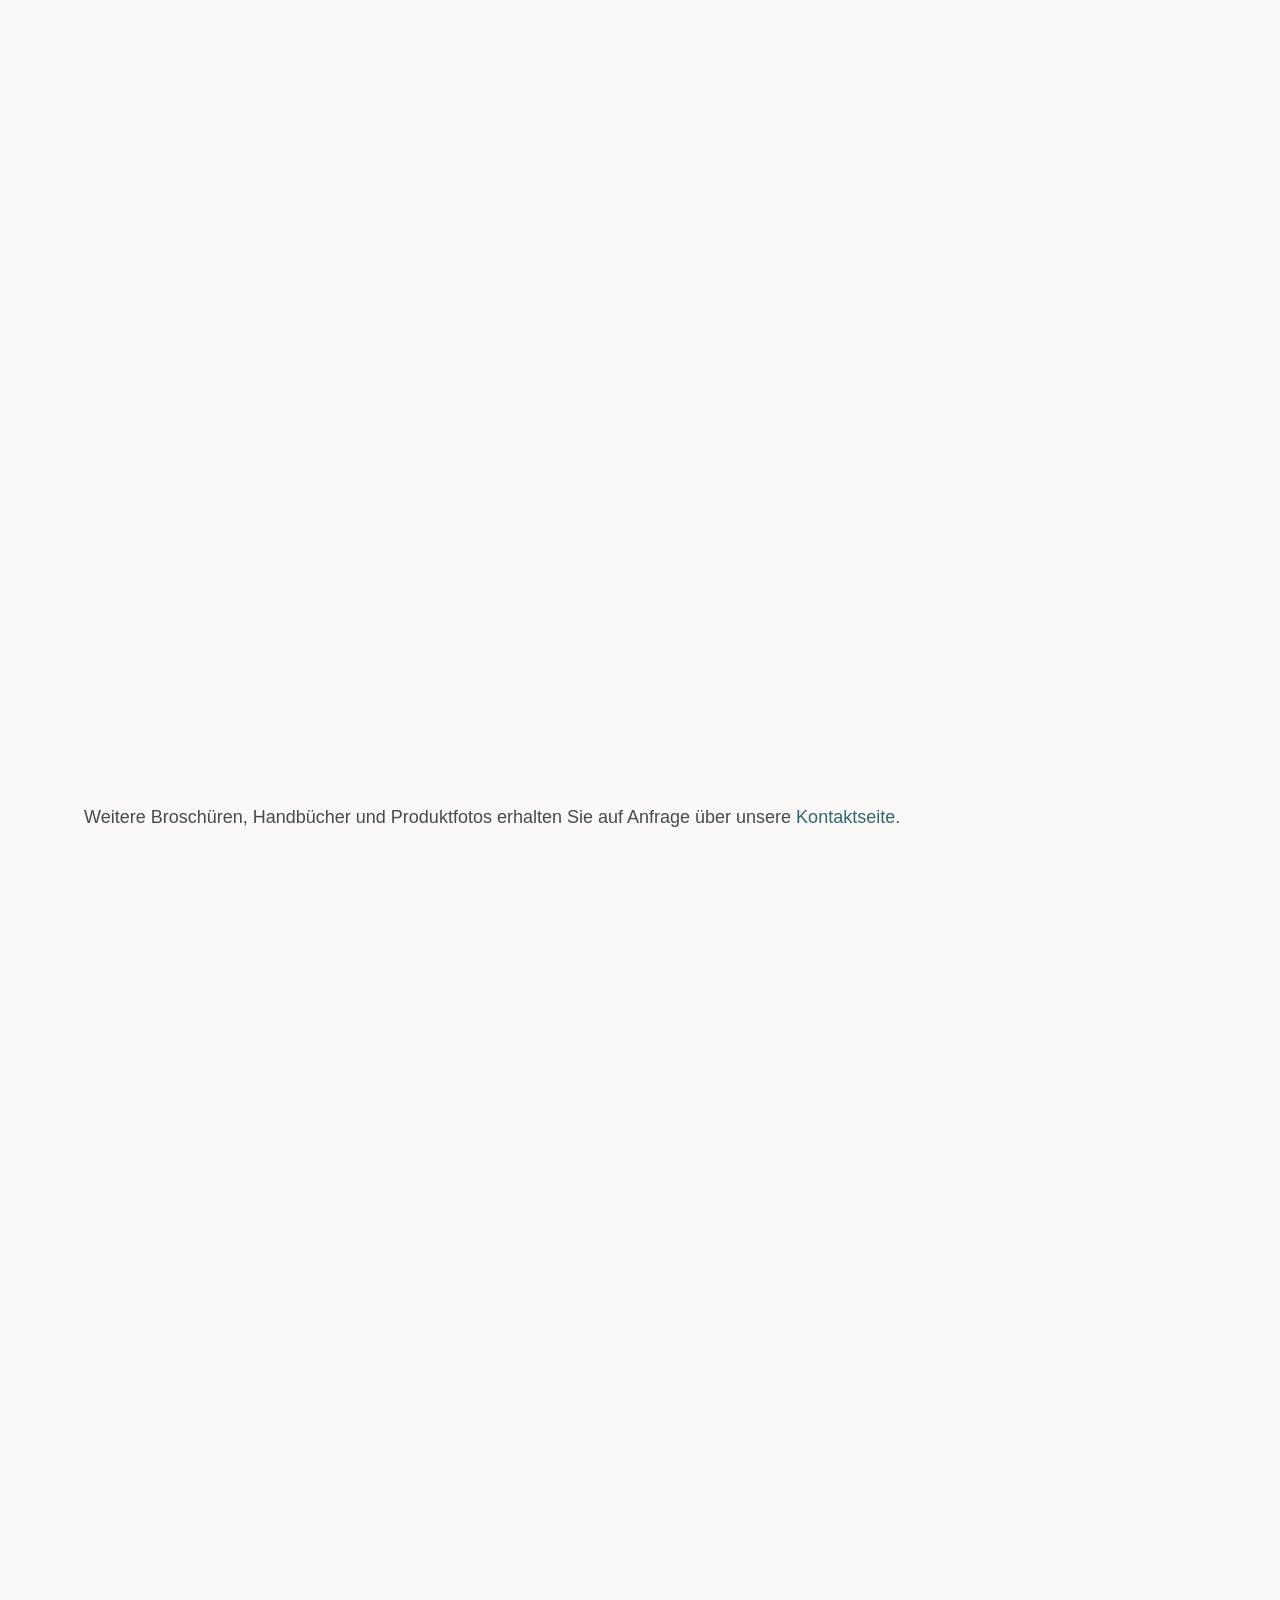
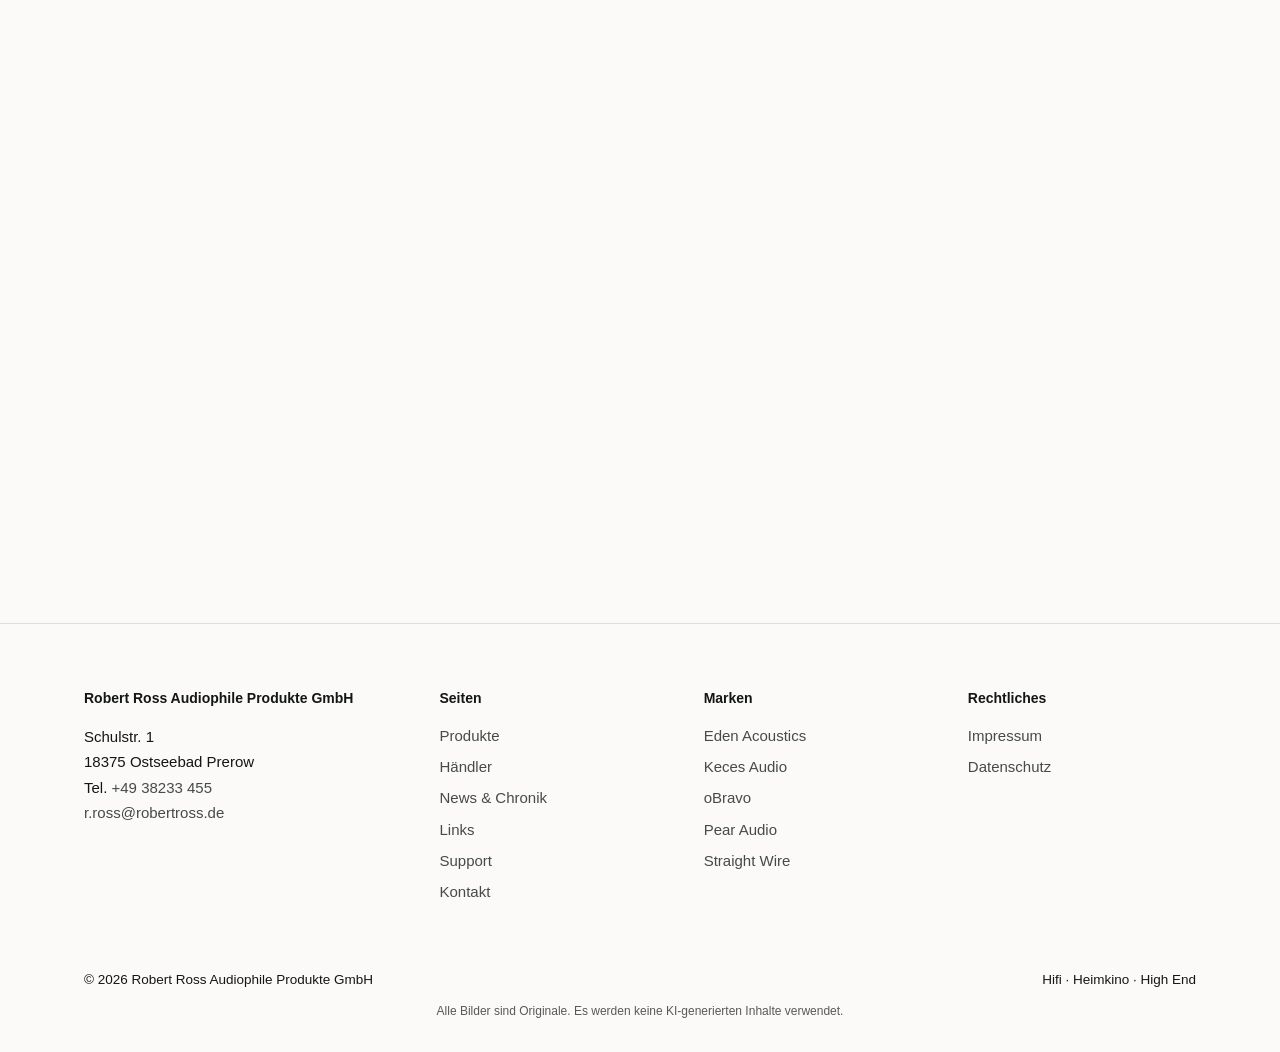
<file: links.html>
<!doctype html>
<html lang="de"><head><meta charset="utf-8"><title>Weiterleitung – ROBERT ROSS audiophile Produkte</title><meta name="viewport" content="width=device-width,initial-scale=1"><meta name="robots" content="noindex,follow"><link rel="canonical" href="https://www.robertross.de/index.html"><meta http-equiv="refresh" content="0; url=index.html#links"><script>location.replace("index.html#links")</script></head><body><p>Diese Seite ist umgezogen: <a href="index.html#links">weiter zur Startseite</a>.</p></body></html>
</file>
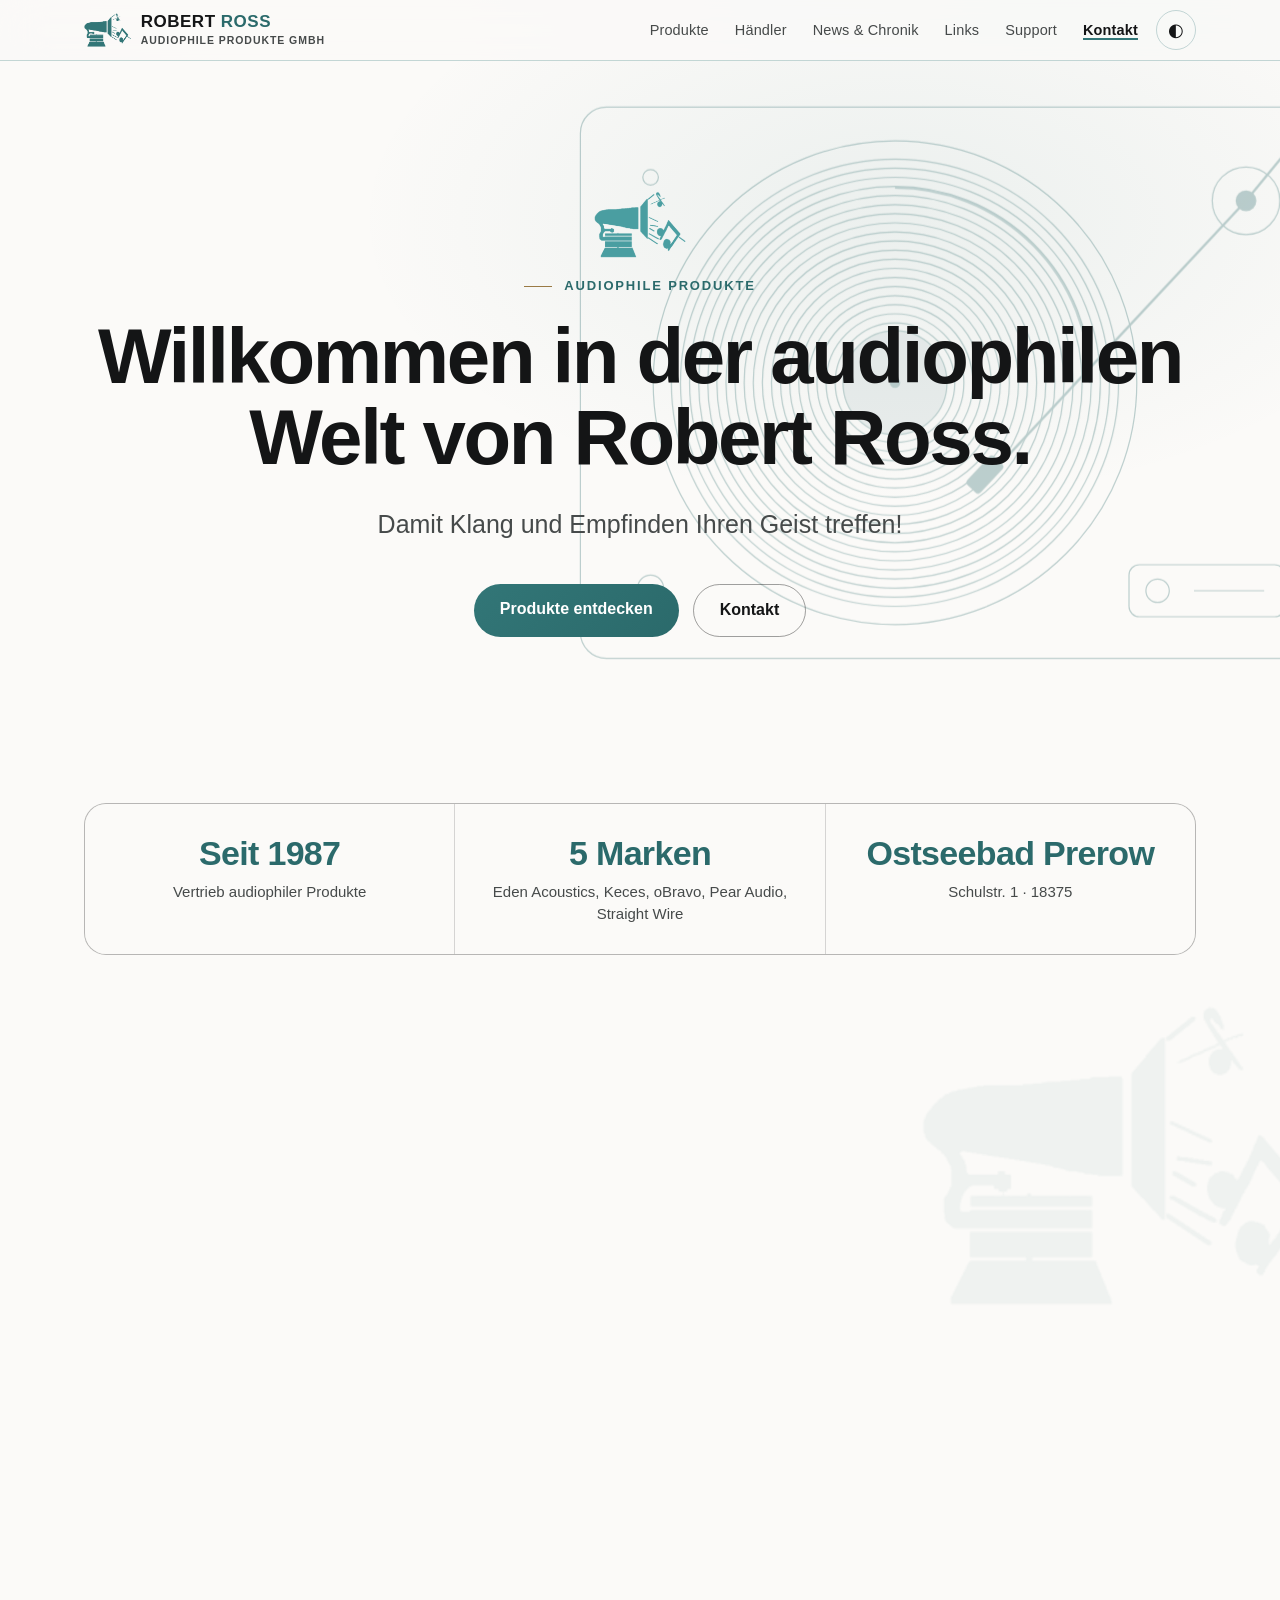
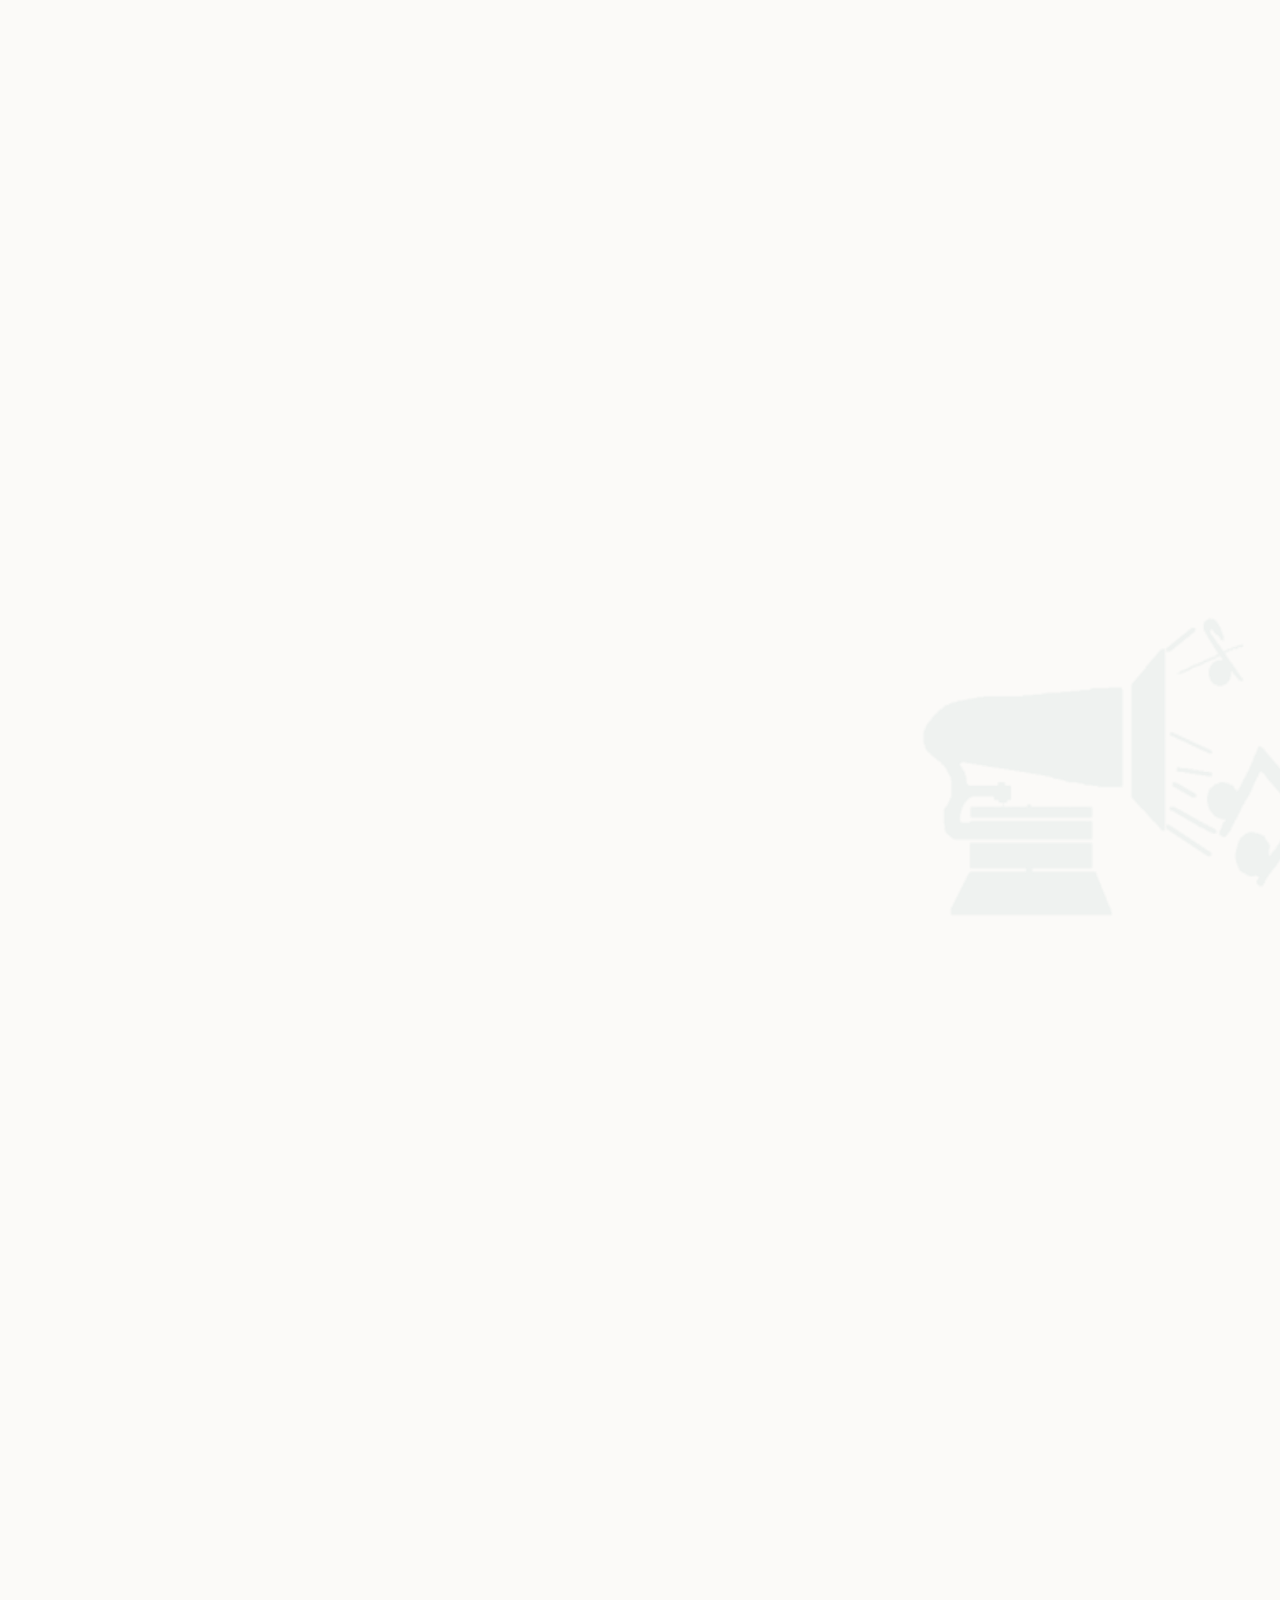
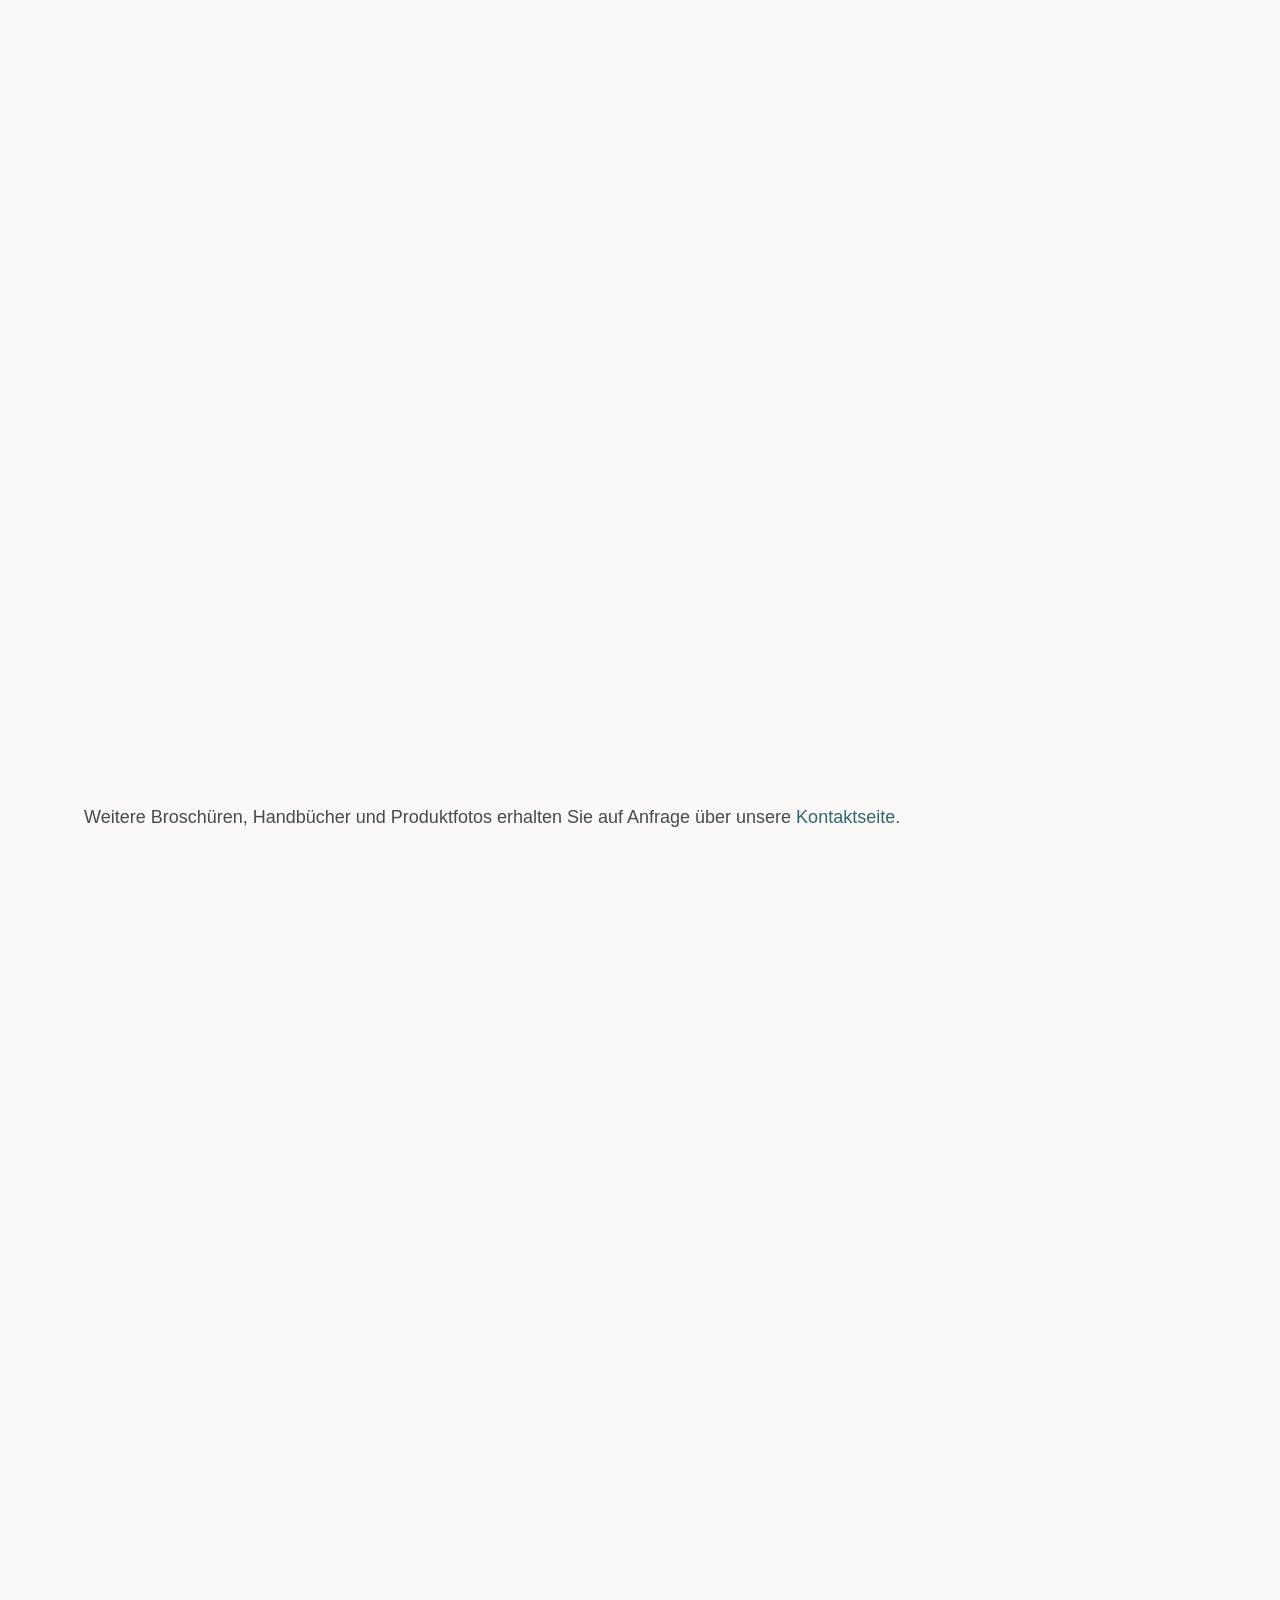
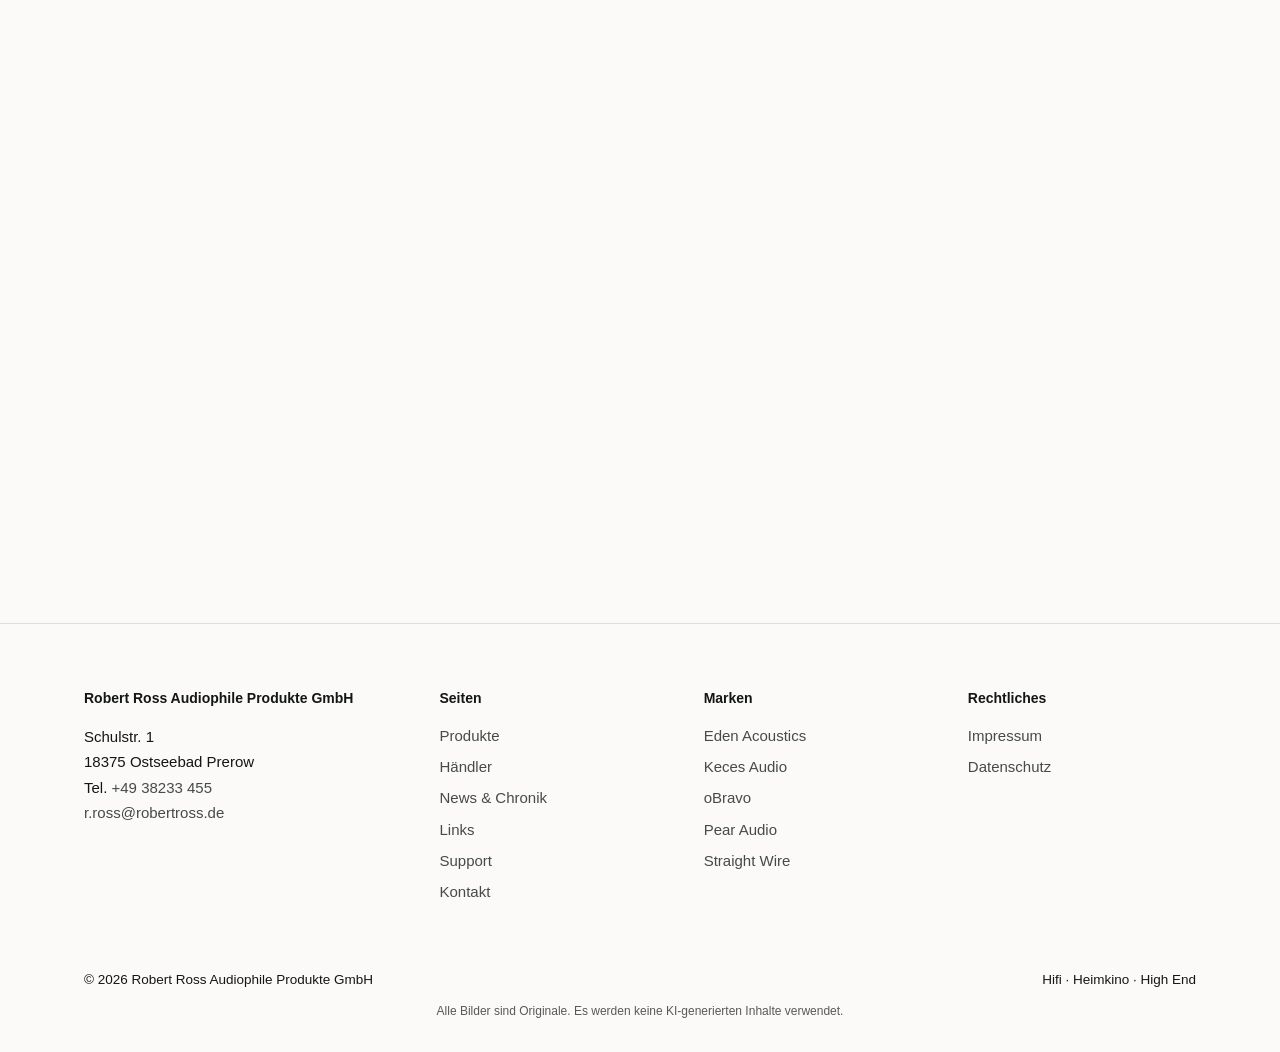
<file: dealer/dealer.html>
<!doctype html>
<html lang="de"><head><meta charset="utf-8"><title>Weiterleitung – ROBERT ROSS audiophile Produkte</title><meta name="viewport" content="width=device-width,initial-scale=1"><meta name="robots" content="noindex,follow"><link rel="canonical" href="https://www.robertross.de/index.html"><meta http-equiv="refresh" content="0; url=../index.html#haendler"><script>location.replace("../index.html#haendler")</script></head><body><p>Diese Seite ist umgezogen: <a href="../index.html#haendler">weiter zur Startseite</a>.</p></body></html>
</file>
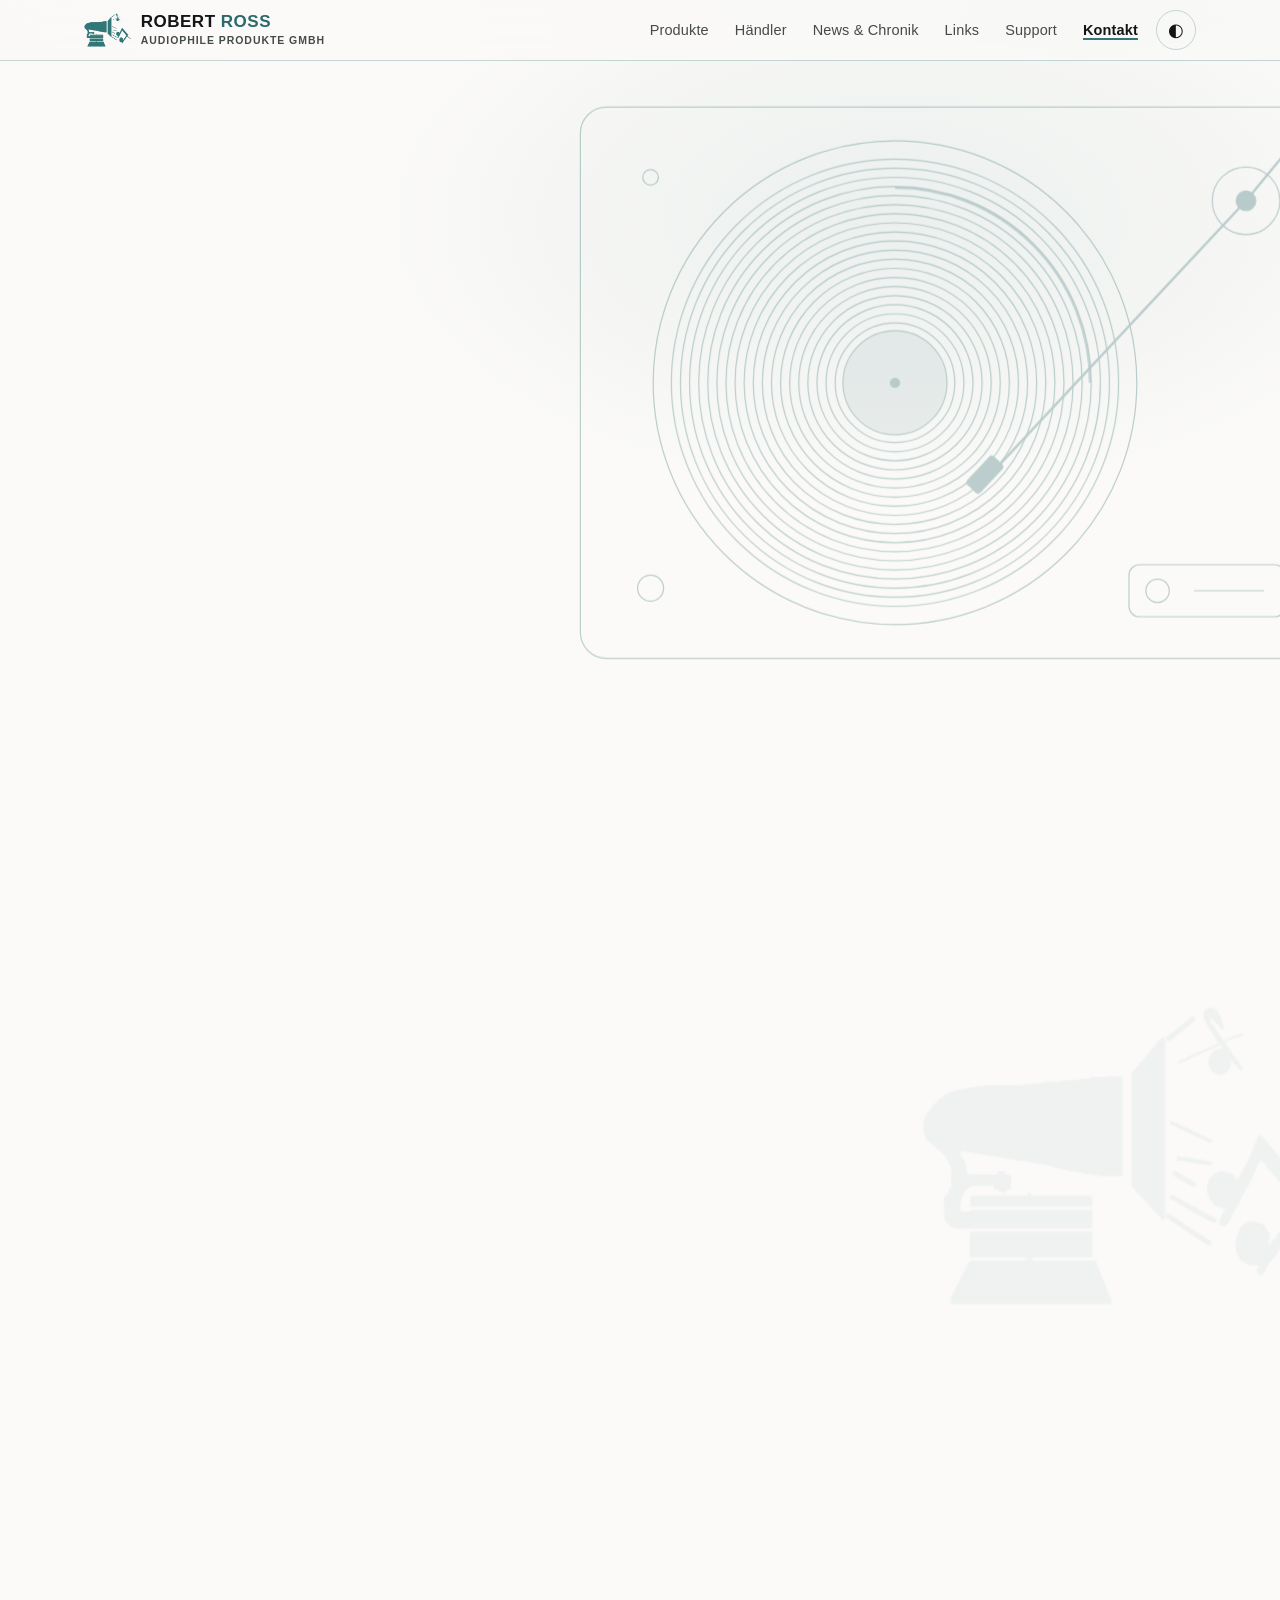
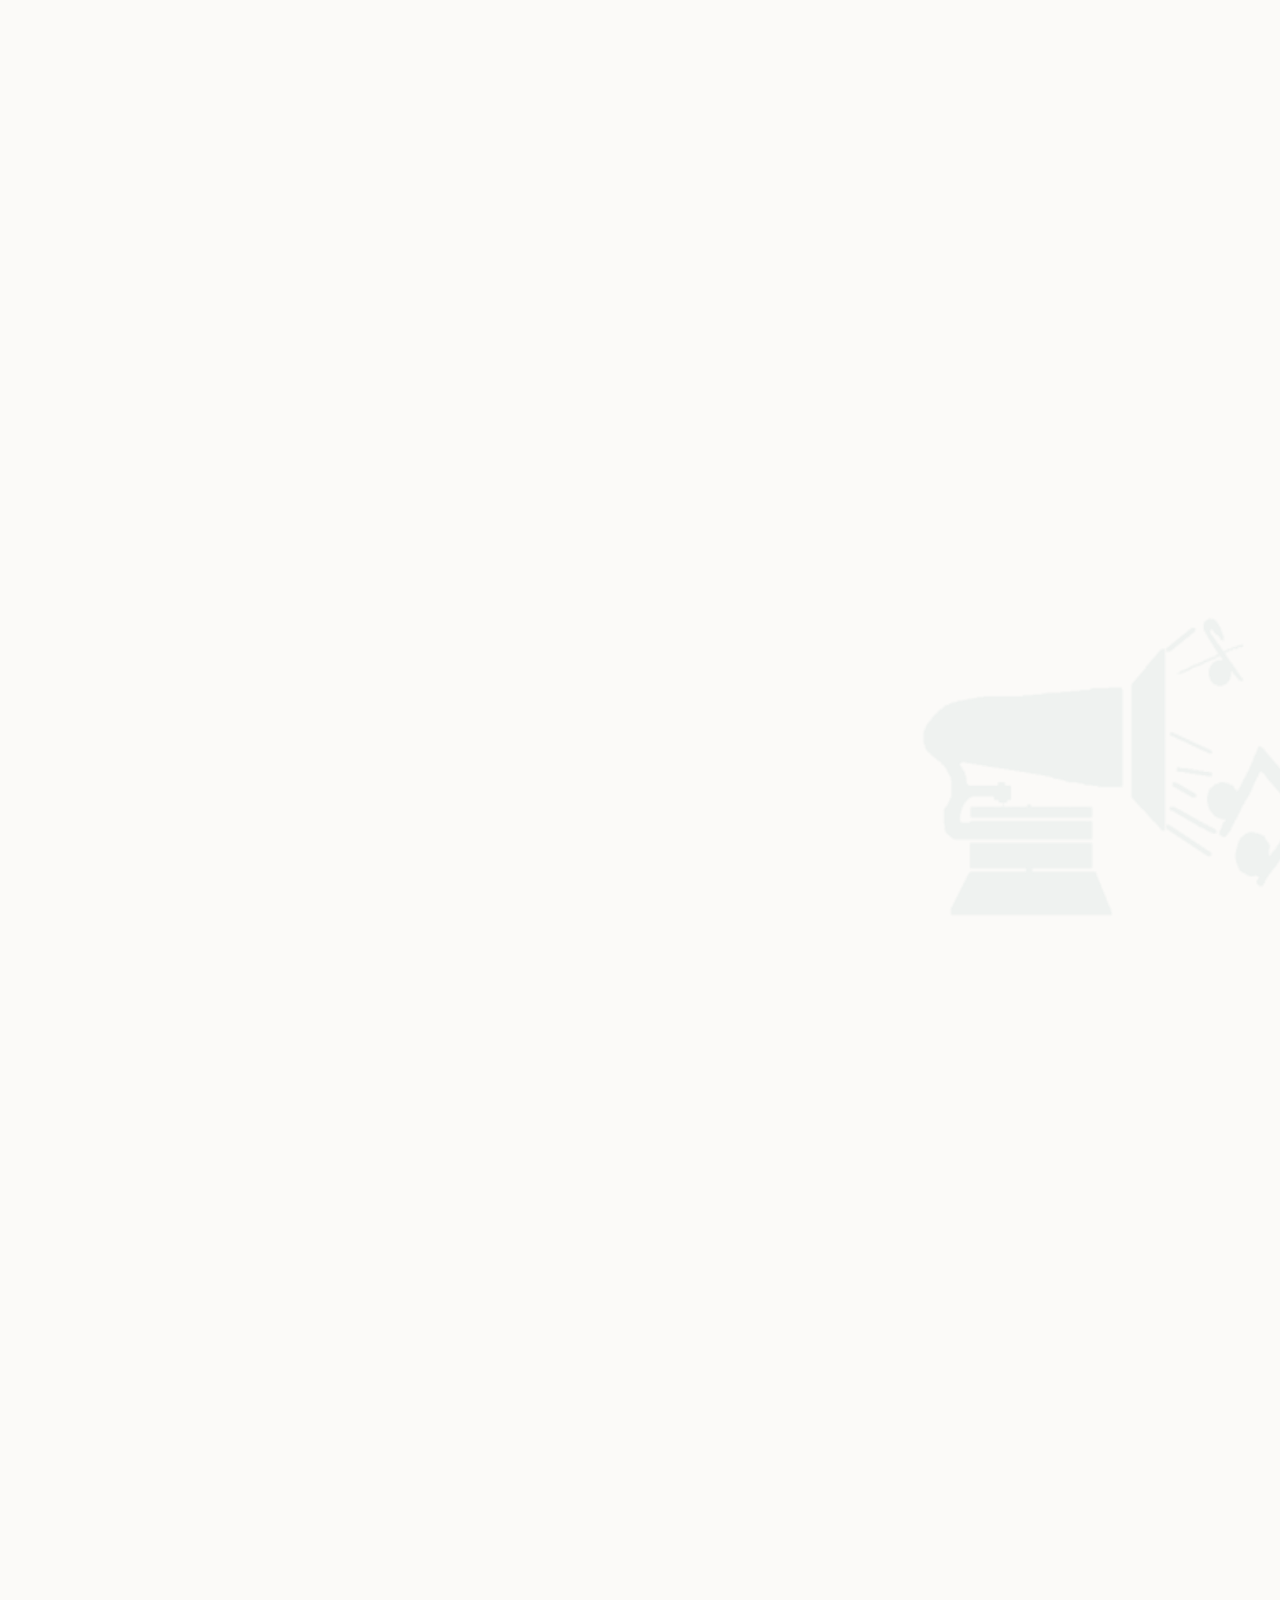
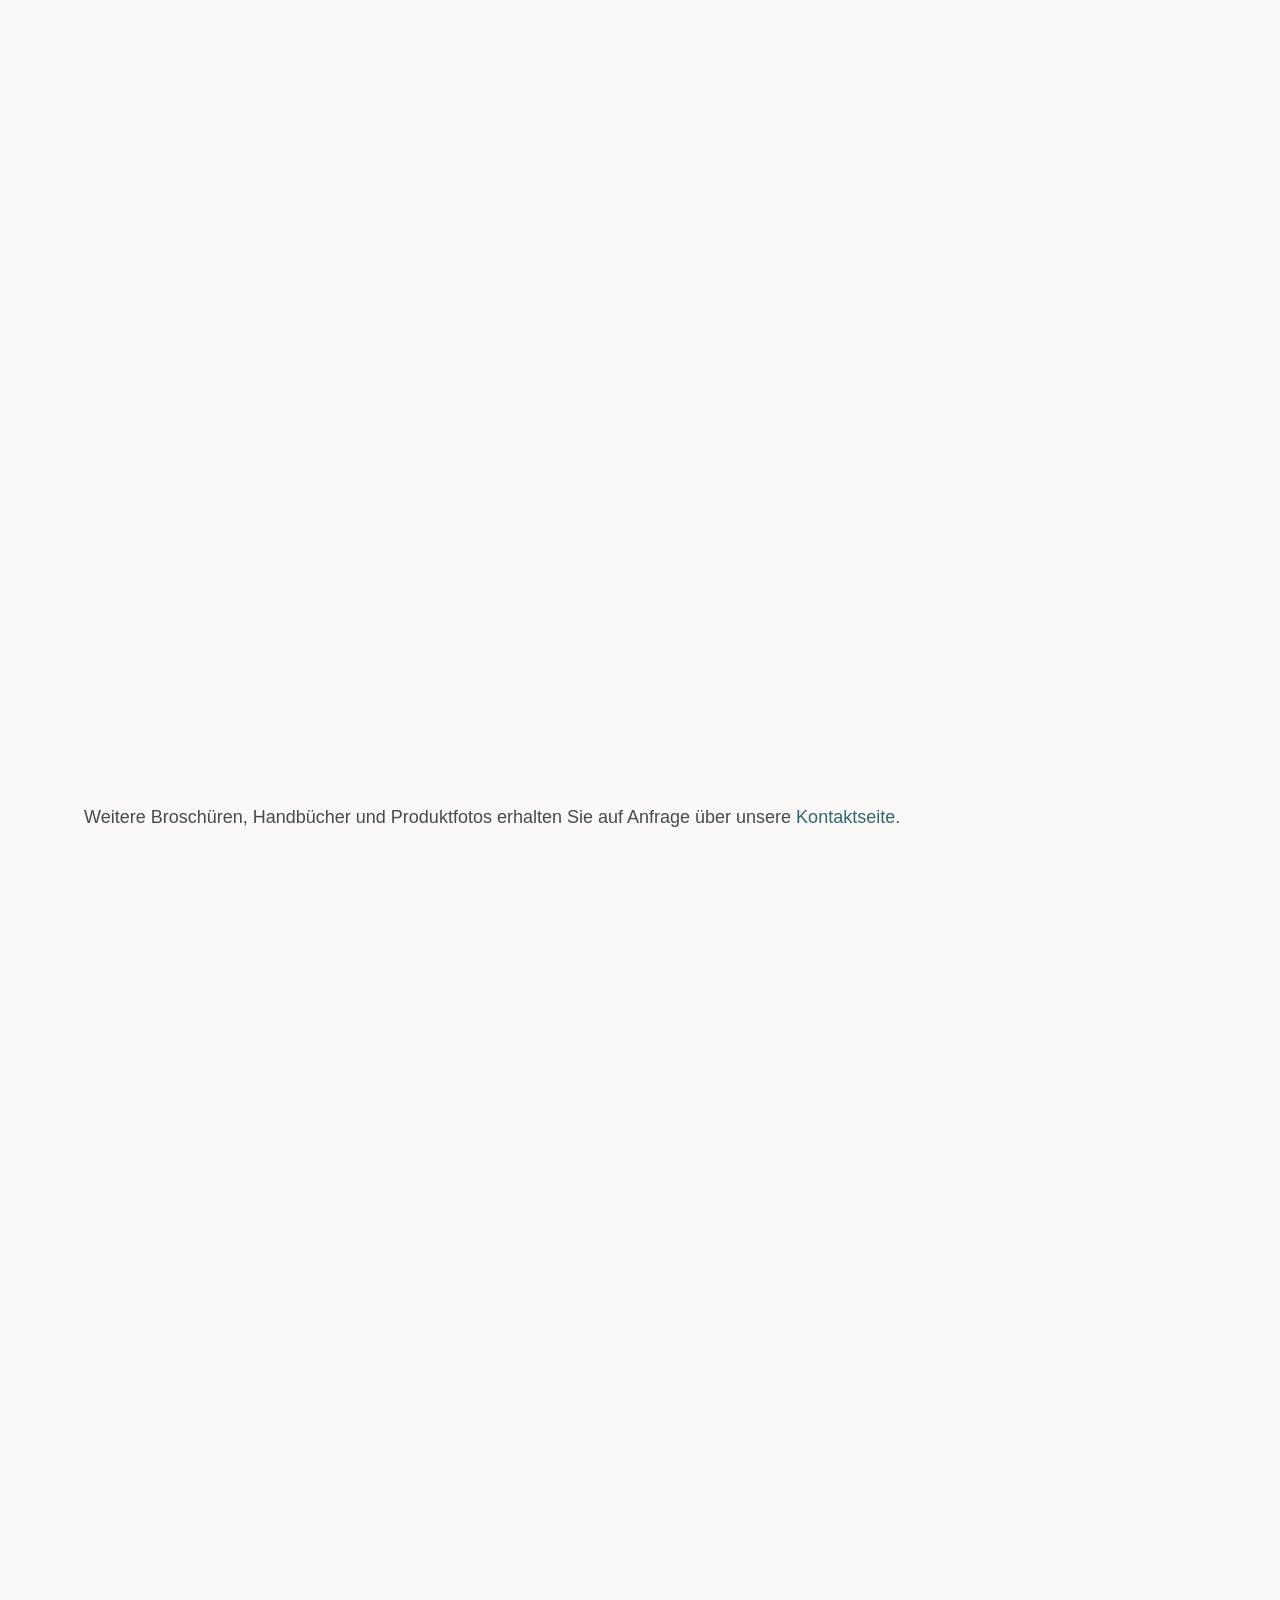
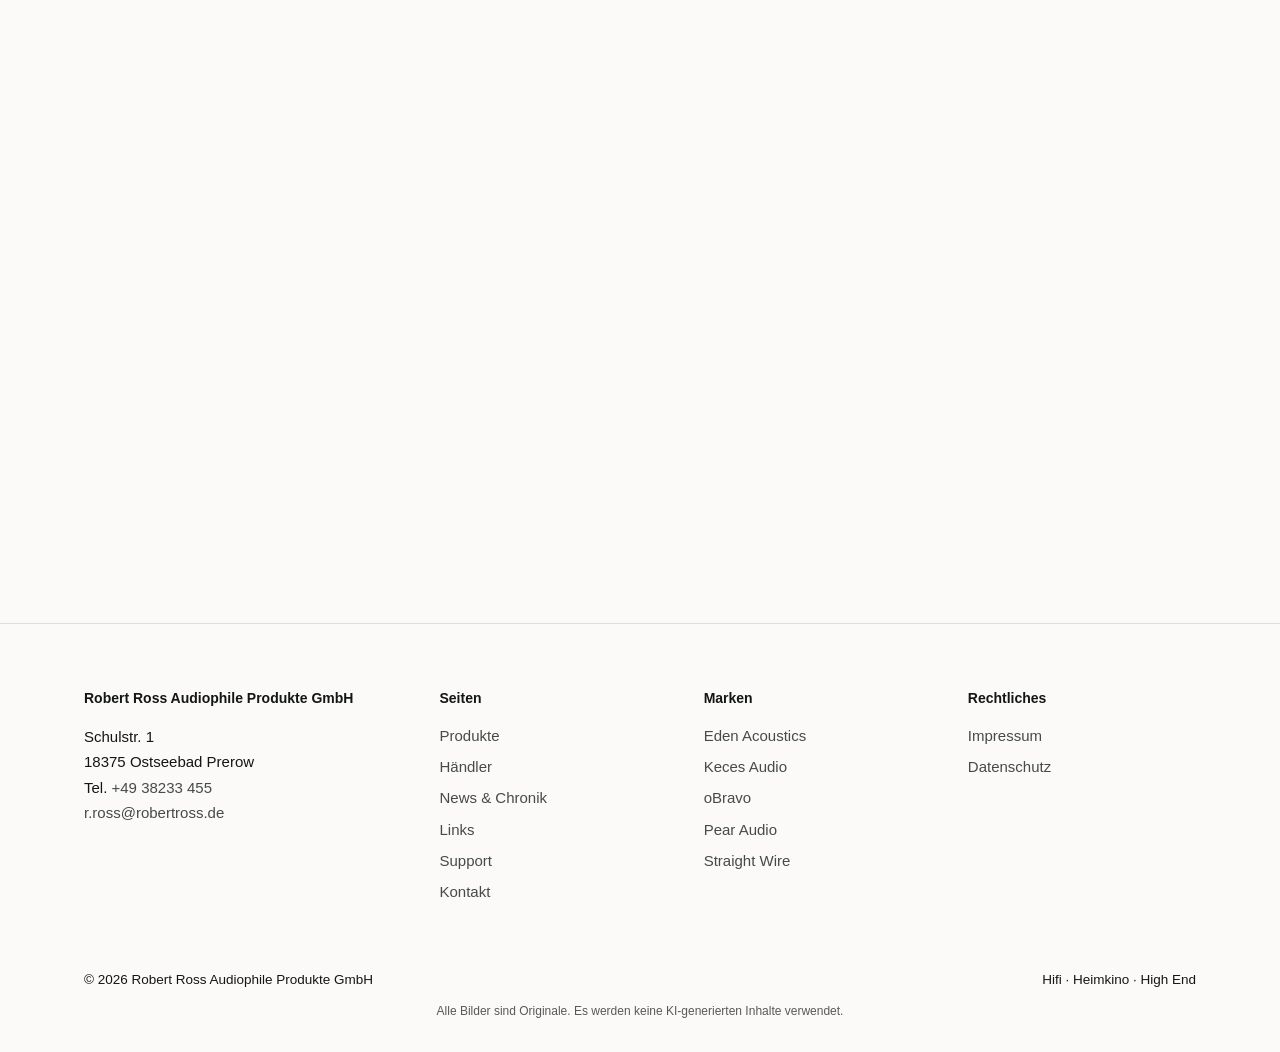
<file: download/download.html>
<!doctype html>
<html lang="de"><head><meta charset="utf-8"><title>Weiterleitung – ROBERT ROSS audiophile Produkte</title><meta name="viewport" content="width=device-width,initial-scale=1"><meta name="robots" content="noindex,follow"><link rel="canonical" href="https://www.robertross.de/index.html"><meta http-equiv="refresh" content="0; url=../index.html#support"><script>location.replace("../index.html#support")</script></head><body><p>Diese Seite ist umgezogen: <a href="../index.html#support">weiter zur Startseite</a>.</p></body></html>
</file>
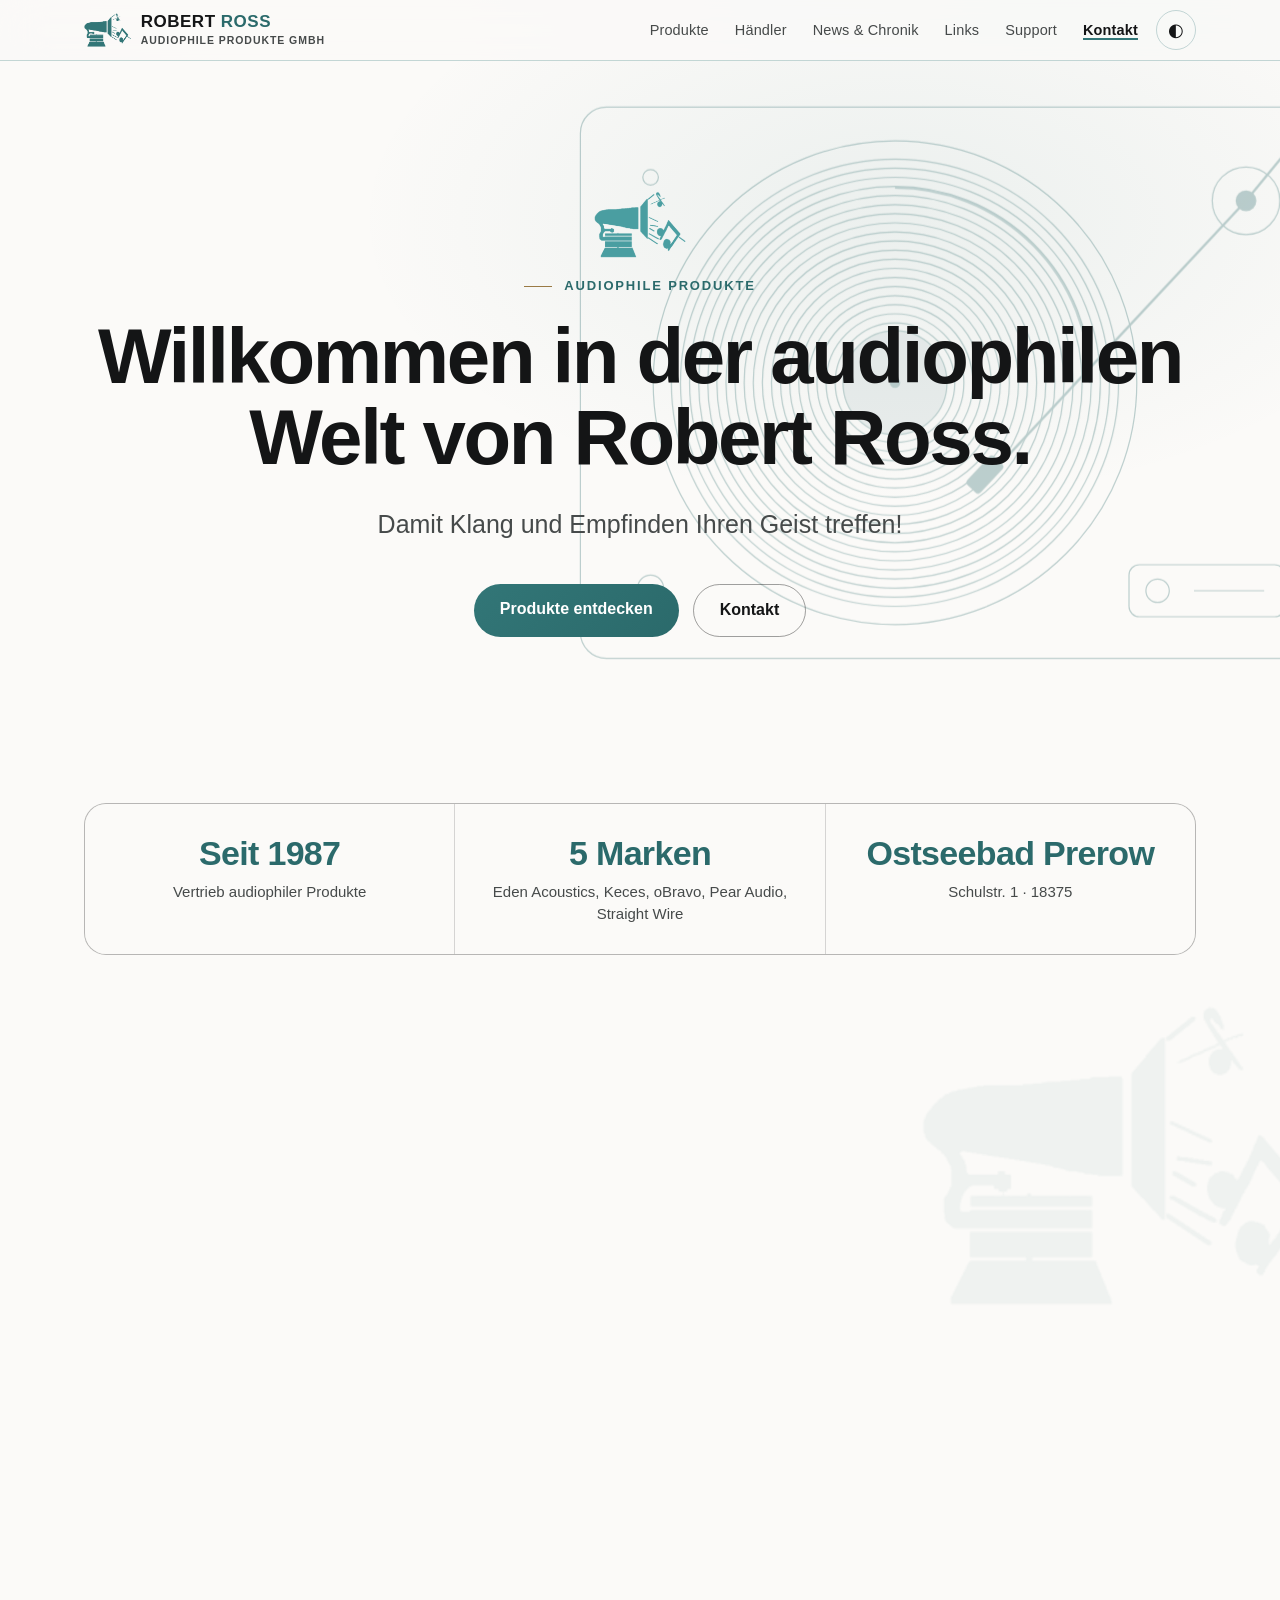
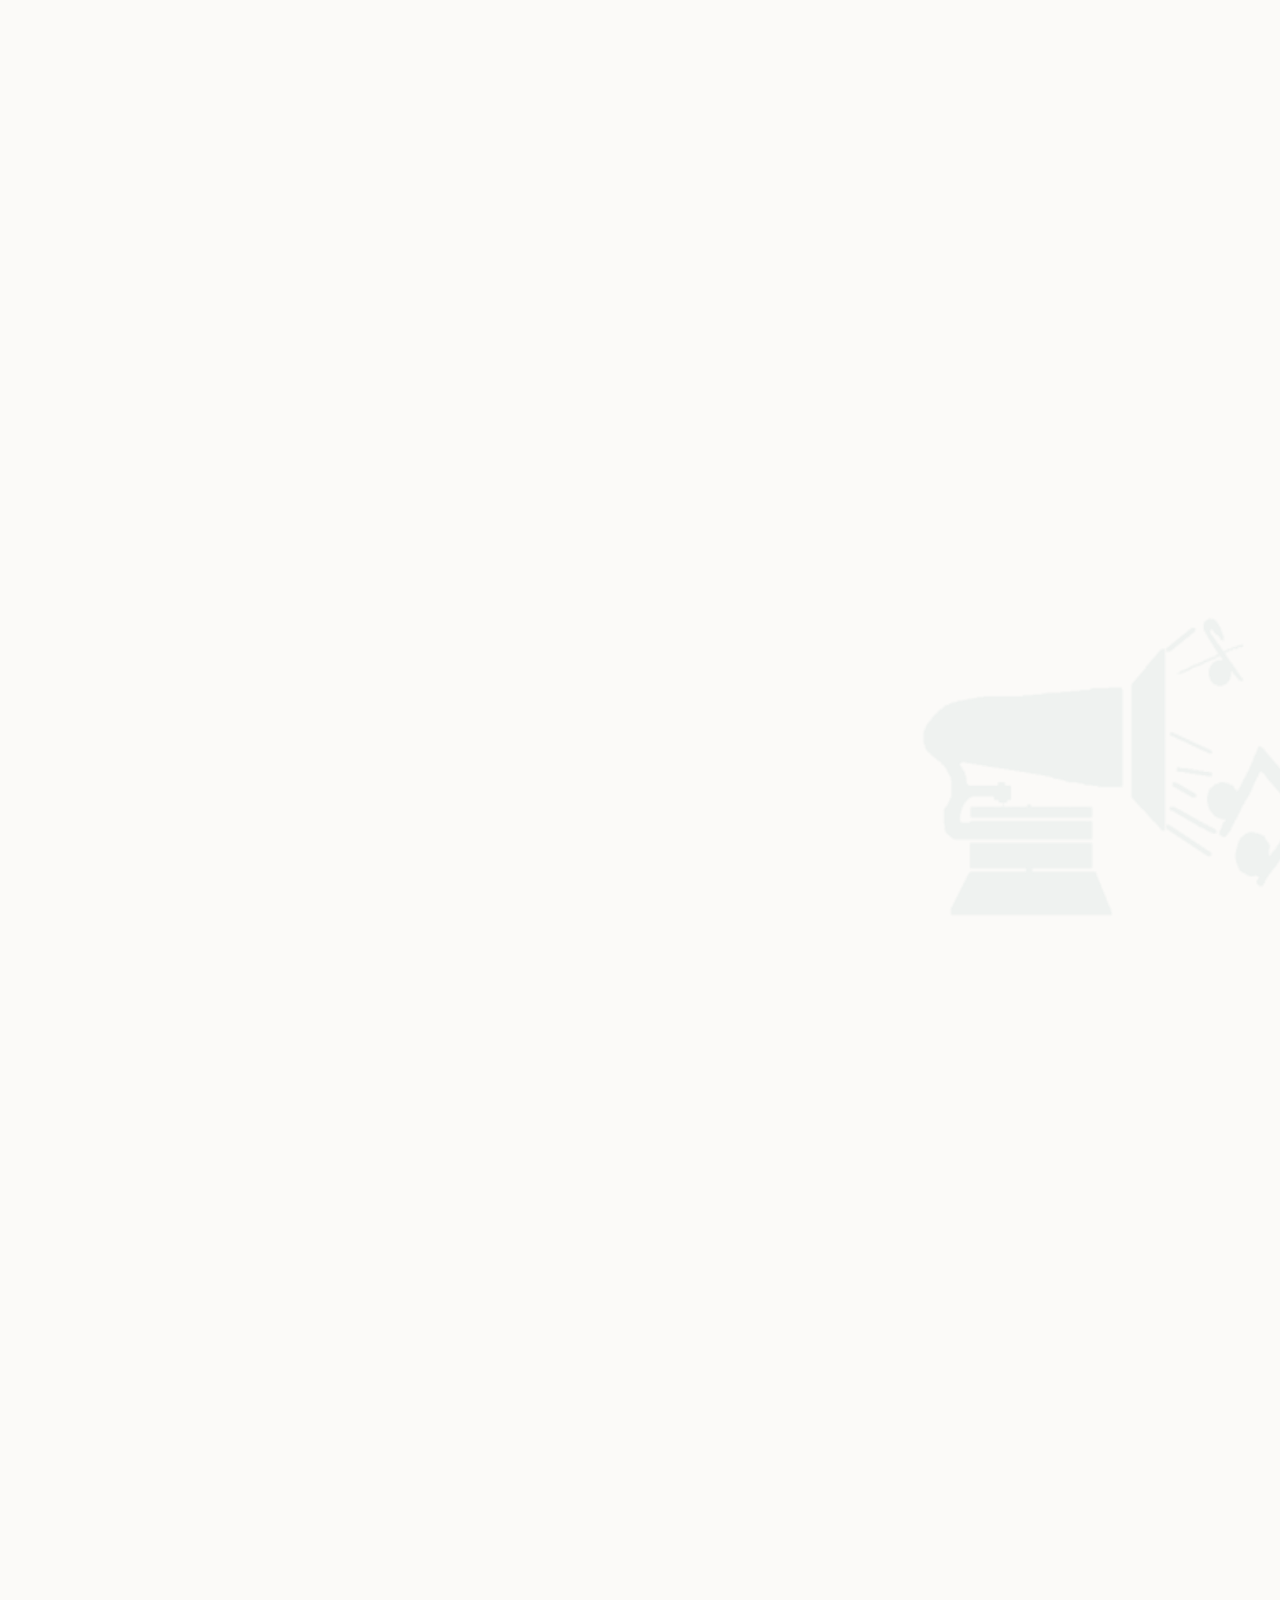
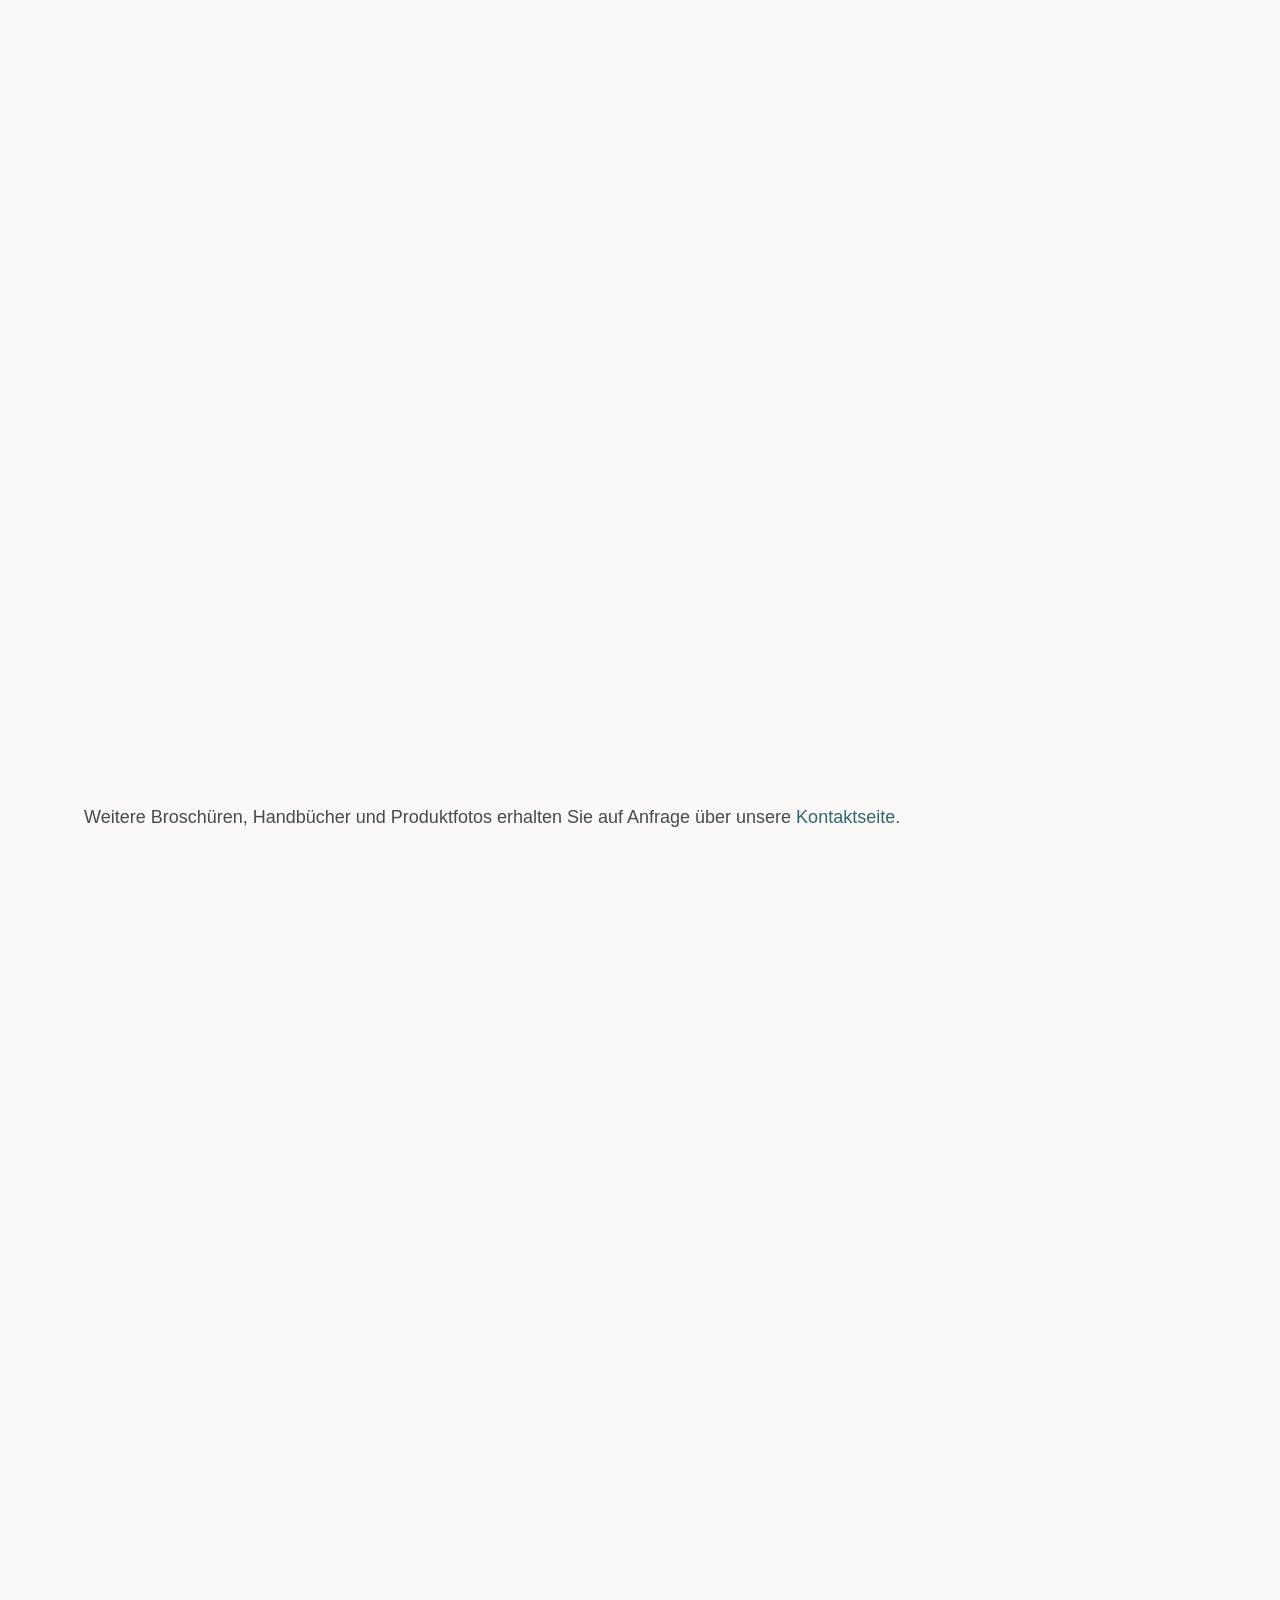
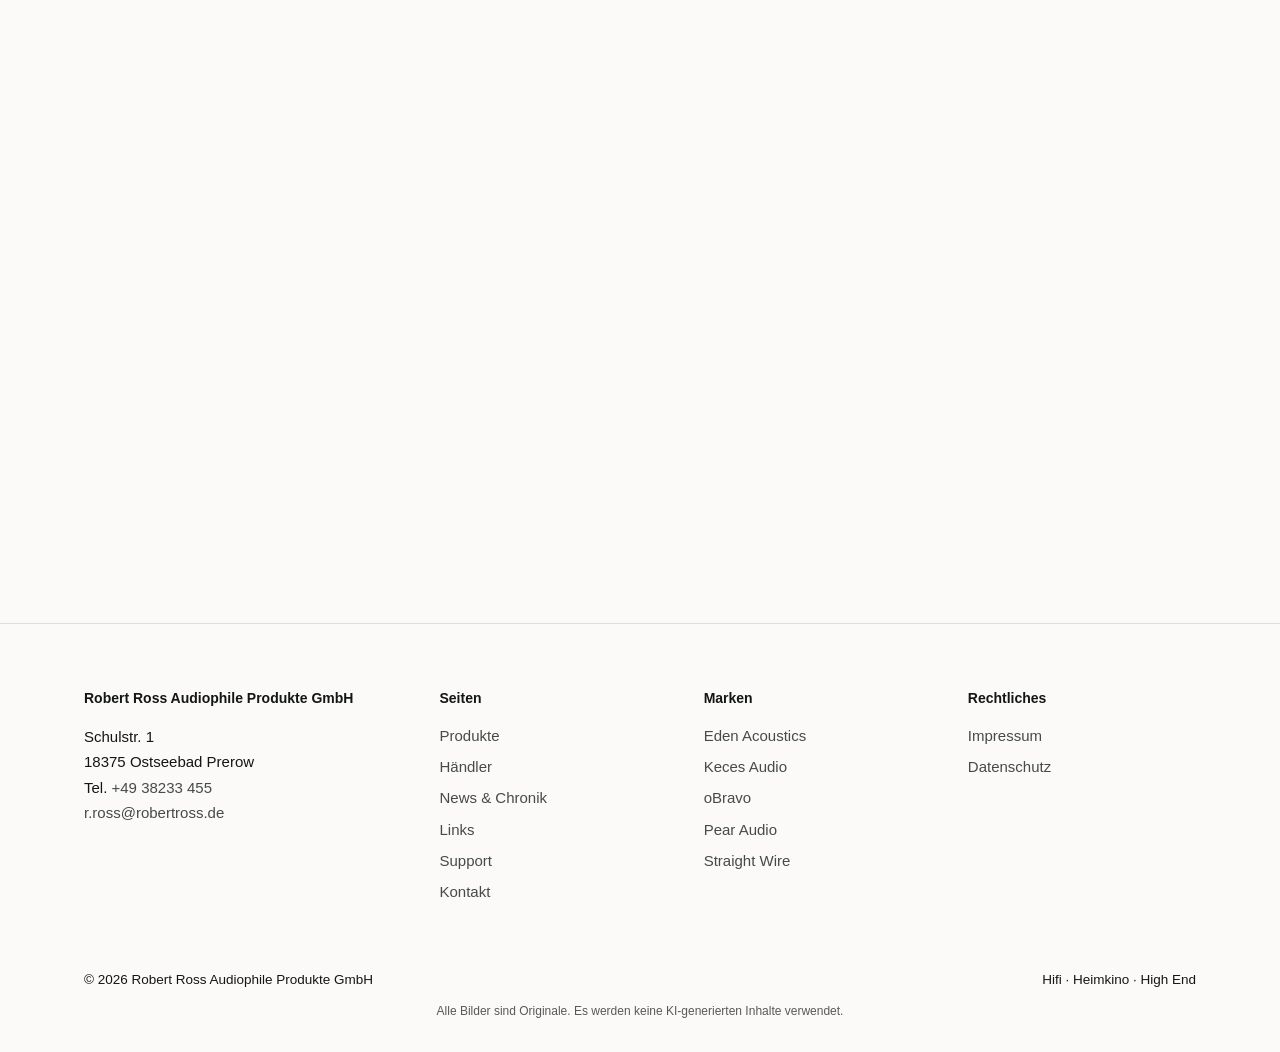
<file: products/products.html>
<!doctype html>
<html lang="de"><head><meta charset="utf-8"><title>Weiterleitung – ROBERT ROSS audiophile Produkte</title><meta name="viewport" content="width=device-width,initial-scale=1"><meta name="robots" content="noindex,follow"><link rel="canonical" href="https://www.robertross.de/index.html"><meta http-equiv="refresh" content="0; url=../index.html#produkte"><script>location.replace("../index.html#produkte")</script></head><body><p>Diese Seite ist umgezogen: <a href="../index.html#produkte">weiter zur Startseite</a>.</p></body></html>
</file>
<file: css/style.css>
/* Robert Ross Audiophile Produkte – Designsprache "Stille & Glut", Variante Teal
   Akzent = Farbe des Firmenlogos (#327677). Hell- und Dunkelmodus über Tokens.
   Kein weißer Grund: der helle Modus ist ein getöntes Teal-Grau, der dunkle fast schwarz-grün. */
:root{
  --bg:#ebeae7; --bg2:#e4e2de; --card:rgba(255,255,255,.4); --card-b:rgba(20,21,22,.16);
  --ink:#141516; --ink-2:#464a4a; --line:rgba(50,118,119,.28);
  --accent:#327677; --accent-2:#4a9ea1; --link:#2b6a6b; --on-accent:#fff;
  --nav:rgba(235,234,231,.84); --dark:#0b0c0d; --on-dark:#eceeed; --on-dark-2:#a3a9a8;
  --mark:#fff3cd; --mark-ink:#5c4400; --radius:22px; --maxw:1160px;
  --wm:url(../img/logo.png);
  --font:-apple-system,BlinkMacSystemFont,"SF Pro Display","Inter","Segoe UI",Roboto,"Helvetica Neue",Arial,sans-serif;
}
@media (prefers-color-scheme: dark){
  :root:not([data-theme="light"]){
    --bg:#0d0e0f; --bg2:#151718; --card:rgba(255,255,255,.055); --card-b:rgba(255,255,255,.12);
    --ink:#ecedec; --ink-2:#a3a8a8; --line:rgba(255,255,255,.12);
    --accent:#327677; --accent-2:#4a9ea1; --link:#4a9ea1; --on-accent:#fff;
    --nav:rgba(13,14,15,.84); --mark:#4a3b0a; --mark-ink:#ffe9a8; --wm:url(../img/logo-light.png); color-scheme:dark;
  }
}
:root[data-theme="dark"]{
  --bg:#0d0e0f; --bg2:#151718; --card:rgba(255,255,255,.055); --card-b:rgba(74,158,161,.28);
  --ink:#ecedec; --ink-2:#a3a8a8; --line:rgba(74,158,161,.25);
  --accent:#327677; --accent-2:#4a9ea1; --link:#4a9ea1; --on-accent:#fff;
  --nav:rgba(13,14,15,.84); --mark:#4a3b0a; --mark-ink:#ffe9a8; --wm:url(../img/logo-light.png); color-scheme:dark;
}
*{box-sizing:border-box}
html{scroll-behavior:smooth;-webkit-text-size-adjust:100%;scroll-padding-top:72px}
body{margin:0;background:var(--bg);color:var(--ink);font-family:var(--font);font-size:18px;line-height:1.55;-webkit-font-smoothing:antialiased;
  background-image:radial-gradient(1100px 600px at 85% -5%,rgba(74,158,161,.10),transparent 60%),radial-gradient(900px 700px at -10% 40%,rgba(50,118,119,.06),transparent 60%);background-attachment:fixed}
img{max-width:100%;height:auto;display:block}
a{color:var(--link);text-decoration:none}
a:hover{text-decoration:underline}
:focus-visible{outline:3px solid var(--accent-2);outline-offset:3px;border-radius:6px}
.skip{position:absolute;left:-999px;top:8px;background:var(--ink);color:var(--bg);padding:10px 16px;border-radius:10px;z-index:100}
.skip:focus{left:8px}
.wrap{max-width:var(--maxw);margin:0 auto;padding:0 24px}
.narrow{max-width:780px}

/* Navigation */
.nav{position:sticky;top:env(safe-area-inset-top,0px);z-index:50;background:var(--nav);backdrop-filter:saturate(180%) blur(20px);-webkit-backdrop-filter:saturate(180%) blur(20px);border-bottom:1px solid var(--line)}
.nav .wrap{display:flex;align-items:center;gap:18px;height:60px}
.brand{display:inline-flex;align-items:center;gap:10px;font-weight:650;letter-spacing:.03em;color:var(--ink);font-size:17px;margin-right:auto}
.brand:hover{text-decoration:none}
.brand img{height:34px;width:auto}
.brand .bt span{color:var(--link)}
.brand .bt{display:block;line-height:1.1;white-space:nowrap}
.brand .bt small{display:block;font-size:10.5px;font-weight:600;letter-spacing:.09em;text-transform:uppercase;color:var(--ink-2);margin-top:3px}
.logo-l{display:none}
:root[data-theme="dark"] .logo-d{display:none}
:root[data-theme="dark"] .logo-l{display:block}
@media (prefers-color-scheme: dark){:root:not([data-theme="light"]) .logo-d{display:none}:root:not([data-theme="light"]) .logo-l{display:block}}
.menu{display:flex;gap:26px;list-style:none;margin:0;padding:0}
.menu a{color:var(--ink-2);font-size:14.5px;letter-spacing:.01em}
.menu a:hover,.menu a.on{color:var(--ink);text-decoration:none}
.menu a.on{font-weight:650;box-shadow:0 2px 0 var(--accent)}
.themebtn,.burger{background:none;border:1px solid var(--line);color:var(--ink);width:40px;height:40px;border-radius:50%;cursor:pointer;display:grid;place-items:center;font-size:18px}
.themebtn:hover{background:var(--card)}
.burger{display:none;border:0;width:44px;margin-right:-10px}
.burger span{display:block;width:22px;height:2px;background:currentColor;margin:5px 0;transition:transform .3s,opacity .3s}
.burger[aria-expanded="true"] span:nth-child(1){transform:translateY(7px) rotate(45deg)}
.burger[aria-expanded="true"] span:nth-child(2){opacity:0}
.burger[aria-expanded="true"] span:nth-child(3){transform:translateY(-7px) rotate(-45deg)}

/* Hero */
.hero{position:relative;background:radial-gradient(900px 480px at 70% 20%,rgba(74,158,161,.14),transparent 60%),var(--dark);color:var(--on-dark);text-align:center;padding:130px 0 210px;overflow:hidden}
.hero.has-img{background:linear-gradient(180deg,rgba(8,9,10,.55),rgba(8,9,10,.92)),var(--bg-img) center/cover no-repeat,var(--dark);background-color:var(--dark)}
.hero .eyebrow{color:var(--accent-2)}
.hero h1{font-size:clamp(38px,6.4vw,78px);line-height:1.04;letter-spacing:-.03em;margin:.25em auto .35em;max-width:14em;font-weight:650}
.hero p.lead{font-size:clamp(19px,2.2vw,25px);color:var(--on-dark-2);max-width:34em;margin:0 auto 1.6em}
.hero .herologo{width:92px;margin:0 auto 18px;opacity:.95}
.eyebrow{font-size:13px;letter-spacing:.14em;text-transform:uppercase;font-weight:650;color:var(--link);margin:0}
.btns{display:flex;gap:14px;justify-content:center;flex-wrap:wrap}
.btn{display:inline-block;padding:13px 26px;border-radius:999px;font-size:16px;font-weight:600;background:var(--accent);color:var(--on-accent);border:0;cursor:pointer;transition:transform .25s,filter .25s}
.btn:hover{filter:brightness(1.12);text-decoration:none;transform:translateY(-1px)}
.btn.ghost{background:transparent;color:var(--on-dark);border:1px solid rgba(255,255,255,.4)}
.btn.ghost:hover{background:rgba(255,255,255,.1)}
.btn.line{background:transparent;color:var(--ink);border:1px solid var(--card-b);padding:10px 20px;font-size:15px}
.btn.line:hover{background:var(--card)}

/* Faktenband */
.facts{padding:0;margin-top:-44px;position:relative;z-index:2}
.facts .row{display:grid;grid-template-columns:repeat(3,1fr);gap:1px;background:var(--card-b);border:1px solid var(--card-b);border-radius:var(--radius);overflow:hidden}
.facts .row div{background:var(--bg2);padding:30px 28px;text-align:center;display:flex;flex-direction:column;justify-content:center;align-items:center;gap:8px}
.facts b{display:block;line-height:1.15;font-size:clamp(24px,3vw,34px);letter-spacing:-.02em;color:var(--link)}
.facts span{display:block;color:var(--ink-2);font-size:15px;line-height:1.45;max-width:30em}

/* Fließende Übergänge zwischen den Abschnitten */
.hero::after{content:"";position:absolute;left:0;right:0;bottom:0;height:170px;background:linear-gradient(180deg,transparent,var(--bg));pointer-events:none}
.hero .wrap{position:relative;z-index:1}
section.dark:not(.hero)::before{content:"";position:absolute;left:0;right:0;top:0;height:180px;background:linear-gradient(180deg,var(--bg),transparent);pointer-events:none;z-index:0}
section.dark .wrap{position:relative;z-index:1}
body{transition:background-color .4s ease,color .4s ease}
/* Abschnitte */
section{padding:96px 0;position:relative;overflow:hidden}
section.alt{background:linear-gradient(180deg,transparent 0,var(--bg2) 160px,var(--bg2) calc(100% - 160px),transparent 100%)}
section.alt::before,section.wm::before{content:"";position:absolute;right:-60px;top:40px;width:420px;height:320px;background:var(--wm) center/contain no-repeat;opacity:.06;pointer-events:none}
section.dark{background:var(--dark);color:var(--on-dark)}
section.dark.has-img{background:linear-gradient(rgba(8,9,10,.82),rgba(8,9,10,.9)),var(--bg-img) center/cover no-repeat,var(--dark);background-color:var(--dark)}
section.dark .muted{color:var(--on-dark-2)}
section.dark .eyebrow{color:var(--accent-2)}
section.dark a{color:var(--accent-2)}
section.dark a.btn{color:var(--on-accent)}
.sh{margin:0 0 44px}
h2{font-size:clamp(30px,4vw,48px);letter-spacing:-.025em;line-height:1.1;margin:.2em 0 .4em;font-weight:650}
h3{font-size:21px;letter-spacing:-.01em;margin:0 0 .4em;font-weight:630}
.muted{color:var(--ink-2)}
.prose p{margin:0 0 1.1em}
.prose{max-width:46em}
.center{text-align:center}
.center .prose{margin-left:auto;margin-right:auto}

/* Karten */
.grid{display:grid;gap:20px}
.g2{grid-template-columns:repeat(2,1fr)}
.g3{grid-template-columns:repeat(3,1fr)}
.card{background:var(--card);border:1px solid var(--card-b);border-radius:var(--radius);padding:32px;transition:transform .35s,box-shadow .35s}
a.card{color:inherit;display:block}
a.card:hover{text-decoration:none;transform:translateY(-4px);box-shadow:0 20px 44px -20px rgba(0,0,0,.45)}
.card .arrow{color:var(--link);font-size:15px;font-weight:600}
.card p{color:var(--ink-2);margin:.3em 0 1em;font-size:16.5px}
.pgrid{grid-template-columns:repeat(5,1fr)}
.pcat{position:relative;min-height:210px;border:1px solid var(--card-b);border-radius:var(--radius);padding:26px;display:flex;flex-direction:column;justify-content:space-between;gap:28px;overflow:hidden;
  background:linear-gradient(145deg,rgba(50,118,119,.07),rgba(50,118,119,0)),var(--card)}
.pcat h3{margin:0;font-size:21px;position:relative}
.pcat .brands{display:flex;flex-wrap:wrap;gap:8px;position:relative;z-index:1}
.pcat .brands a,.pcat .brands span{border:1px solid var(--card-b);border-radius:999px;padding:5px 14px;font-size:14.5px;background:var(--card);color:var(--ink)}
.pcat .brands a{color:var(--link);border-color:currentColor}
.pcat .brands a:hover{background:var(--accent);color:var(--on-accent);border-color:var(--accent);text-decoration:none}
/* Alle Kategoriekarten gleich: dieselbe Teal-Fläche; Originalbilder liegen nur dezent dahinter */
.pcat.has-img::before{content:"";position:absolute;inset:0;background:var(--bg-img) center/cover no-repeat;opacity:.2;pointer-events:none}

/* Klapptexte */
.acc{display:grid;gap:12px}
details{background:var(--card);border:1px solid var(--card-b);border-radius:18px}
summary{list-style:none;cursor:pointer;padding:20px 26px;font-weight:630;font-size:18.5px;display:flex;align-items:center;gap:14px}
summary::-webkit-details-marker{display:none}
summary::after{content:"";margin-left:auto;width:10px;height:10px;border-right:2px solid var(--link);border-bottom:2px solid var(--link);transform:rotate(45deg);transition:transform .3s;flex:none}
details[open]>summary::after{transform:rotate(-135deg)}
summary small{font-weight:500;color:var(--ink-2);font-size:14.5px}
.dbody{padding:4px 26px 26px}
.group{margin:0 0 14px;font-size:13px;letter-spacing:.14em;text-transform:uppercase;font-weight:650;color:var(--link)}
.group:not(:first-child){margin-top:38px}
.dealers{display:grid;grid-template-columns:repeat(2,1fr);gap:12px}
.dealer{border:1px solid var(--line);border-radius:14px;padding:14px 18px;background:rgba(127,127,127,.06)}
.dealer b{display:block;font-weight:630}
.dealer span{display:block;color:var(--ink-2);font-size:15.5px}
.dealer a{font-size:15.5px}
.src{font-size:14px;color:var(--ink-2);margin:18px 0 0}

/* Timeline / News */
.timeline{list-style:none;margin:0;padding:0 0 0 22px;border-left:2px solid var(--card-b)}
.timeline li{position:relative;padding:0 0 26px 18px}
.timeline li::before{content:"";position:absolute;left:-30px;top:8px;width:12px;height:12px;border-radius:50%;background:var(--accent);box-shadow:0 0 0 4px var(--bg)}
.timeline time{display:block;font-size:13.5px;letter-spacing:.1em;font-weight:650;text-transform:uppercase;color:var(--link)}
.timeline p{margin:.3em 0 .6em}
.timeline h3{font-size:19px;margin:.5em 0 .2em}
.timeline img{max-width:340px;border-radius:14px;margin:10px 0}
.timeline blockquote{margin:.8em 0;padding:4px 20px;border-left:3px solid var(--accent);background:rgba(127,127,127,.07);border-radius:0 14px 14px 0;font-size:16px}
.timeline blockquote img{max-width:260px;margin:0 0 14px}
.timeline ul{margin:.4em 0 .8em;padding-left:1.2em}
.tag{display:inline-block;margin-left:10px;font-size:11.5px;letter-spacing:.08em;text-transform:uppercase;font-weight:650;color:var(--link);border:1px solid currentColor;border-radius:999px;padding:1px 9px;vertical-align:1px}
.tag.hist{color:var(--ink-2)}
.timeline time{display:inline-block}

/* Links / Downloads */
.linklist{list-style:none;margin:0 0 8px;padding:0;display:flex;flex-wrap:wrap;gap:10px}
.linklist li{border:1px solid var(--card-b);background:var(--card);border-radius:999px;padding:7px 16px;font-size:16px}
.linklist small{display:block;color:var(--ink-2);font-size:13px}
.dl{display:grid;gap:8px;margin:.6em 0 1em}
.dl a{border:1px solid var(--card-b);border-radius:12px;padding:10px 14px;font-size:15.5px;background:rgba(127,127,127,.06)}
.dl a:hover{border-color:var(--accent);text-decoration:none}
.label{font-size:12.5px;letter-spacing:.1em;text-transform:uppercase;color:var(--ink-2);margin:1em 0 .2em;font-weight:650}

/* Kontakt */
.contact{display:grid;grid-template-columns:repeat(3,1fr);gap:28px}
.contact b{display:block;color:var(--on-dark-2);font-weight:600;font-size:13px;letter-spacing:.1em;text-transform:uppercase;margin-bottom:6px}
.cform{max-width:600px;display:grid;gap:16px}
.cform label{display:grid;gap:6px;font-size:14px;color:var(--on-dark-2)}
.cform input[type=text],.cform input[type=email],.cform textarea{font:inherit;font-size:16px;padding:12px 14px;border-radius:12px;border:1px solid rgba(255,255,255,.25);background:rgba(255,255,255,.06);color:var(--on-dark)}
.cform .chk{display:flex;gap:10px;align-items:flex-start}
.cform button{justify-self:start}
.form-status{min-height:1.4em;font-size:15px;margin:0}.form-status.ok{color:#7fd69a}.form-status.warn{color:#ffd37a}

/* Rechtstexte / Unterseiten */
.pagehead{padding:84px 0 30px}
.pagehead h1{font-size:clamp(34px,5vw,60px);letter-spacing:-.03em;line-height:1.06;margin:.25em 0 .3em;font-weight:650}
.pagehead p{color:var(--ink-2);font-size:21px;max-width:36em;margin:0}
.crumb{font-size:14px;color:var(--ink-2)}
.crumb a{color:var(--ink-2)}
.legal{padding-bottom:40px}
.legal h2{font-size:28px;margin-top:1.6em}.legal h3{font-size:19px;margin-top:1.4em}
.notice{background:var(--mark);color:var(--mark-ink);border-radius:12px;padding:14px 18px;font-size:15px}
mark.todo{background:var(--mark);color:var(--mark-ink);padding:1px 6px;border-radius:6px}

/* Footer */
footer{background:var(--dark);color:var(--on-dark-2);padding:64px 0 30px;font-size:15px}
footer h4{color:var(--on-dark);font-size:14px;margin:0 0 14px;font-weight:650}
footer a{color:var(--on-dark-2)}
footer a:hover{color:var(--on-dark)}
footer ul{list-style:none;margin:0;padding:0;display:grid;gap:8px}
footer .cols{display:grid;grid-template-columns:1.4fr 1fr 1fr 1fr;gap:36px}
footer p{margin:0;line-height:1.7}
footer .copy{display:flex;justify-content:space-between;gap:16px;flex-wrap:wrap;border-top:1px solid rgba(255,255,255,.12);margin-top:44px;padding-top:22px;font-size:13.5px}

/* Animation */
.reveal{opacity:0;transform:translateY(24px);transition:opacity .7s cubic-bezier(.2,.7,.2,1),transform .7s cubic-bezier(.2,.7,.2,1)}
.reveal.in,.no-js .reveal{opacity:1;transform:none}
.d1,.d2,.d3{transition-delay:0s}
@media (prefers-reduced-motion:reduce){*{scroll-behavior:auto!important}.reveal{opacity:1;transform:none;transition:none}}

/* Responsiv */
@media(max-width:1100px){.pgrid{grid-template-columns:repeat(3,1fr)}}
@media(max-width:1000px){.g3{grid-template-columns:repeat(2,1fr)}.chron{columns:1}}
@media(max-width:860px){
  .burger{display:grid}
  .menu{display:none;position:absolute;left:0;right:0;top:60px;flex-direction:column;gap:0;background:var(--bg);border-bottom:1px solid var(--line);padding:8px 24px 16px}
  .menu.open{display:flex}
  .menu a{display:block;padding:13px 0;font-size:17px;border-bottom:1px solid var(--line)}
  .menu a.on{box-shadow:none;color:var(--link)}
  .g2,.dealers,.contact{grid-template-columns:1fr}
  footer .cols{grid-template-columns:1fr 1fr}
  section{padding:68px 0}
  .hero{padding:96px 0 170px}
  .facts .row{grid-template-columns:1fr}
}
@media(max-width:560px){.pgrid{grid-template-columns:repeat(2,1fr)}.pcat{min-height:170px;padding:20px}.pcat h3{font-size:18px}.g3,footer .cols{grid-template-columns:1fr}.wrap{padding:0 20px}summary{padding:18px 18px}.dbody{padding:2px 18px 20px}}

/* Dekorative Linienzeichnungen passend zum Thema (Schallplatte, Schallwellen, Kabel, Equalizer) – eigene Vektorgrafiken */
.deco{position:absolute;pointer-events:none;z-index:0;fill:none;stroke:var(--accent);stroke-width:1.2;opacity:.2;vector-effect:non-scaling-stroke}
.deco *{vector-effect:non-scaling-stroke}
.deco .solid{fill:var(--accent);stroke:none}
.deco .fill{fill:var(--accent);fill-opacity:.25}
.deco .arm{stroke-width:2.4}
.hero .deco,section.dark .deco{stroke:var(--accent-2);opacity:.3}
.hero .deco .solid,section.dark .deco .solid{fill:var(--accent-2)}
.hero .deco .fill,section.dark .deco .fill{fill:var(--accent-2)}
section .wrap{position:relative;z-index:1}
.v-hero{width:min(640px,80vw);right:-140px;top:-70px;opacity:.34}
.v-hero .rec{animation:spin 60s linear infinite;transform-origin:200px 200px}
.deco .gloss{stroke-width:2.4;opacity:.8}
.w-hero{left:0;right:0;bottom:150px;width:100%;height:110px}
.w-bottom{left:0;right:0;bottom:0;width:100%;height:90px}
.v-left{width:520px;left:-260px;top:30px;opacity:.16}
.d-right{width:200px;right:24px;bottom:50px;opacity:.35}
.d-left{width:180px;left:12px;top:40px;opacity:.35}
.r-left{width:380px;left:-170px;top:60px;opacity:.2}
.c-bottom{left:0;right:0;bottom:0;width:100%;height:150px;opacity:.22}
.e-right{width:200px;right:30px;top:50px;opacity:.28}
.r-corner{width:460px;right:-150px;bottom:-150px;opacity:.4}
@keyframes spin{to{transform:rotate(360deg)}}
@media (prefers-reduced-motion:reduce){.v-hero .rec{animation:none}}
@media (max-width:700px){.v-left,.r-left{opacity:.1}.d-right,.d-left,.e-right{width:120px}.v-hero{right:-220px}}

/* ---- Mehr Farben: vier Farbfamilien (Logo-Türkis, Bernstein, Indigo, Koralle) ---- */
:root{--c1:#2b6a6b;--c2:#2b6a6b;--c3:#2b6a6b;--c4:#2b6a6b}
@media (prefers-color-scheme: dark){:root:not([data-theme="light"]){--c1:#4a9ea1;--c2:#4a9ea1;--c3:#4a9ea1;--c4:#4a9ea1}}
:root[data-theme="dark"]{--c1:#4a9ea1;--c2:#4a9ea1;--c3:#4a9ea1;--c4:#4a9ea1}
.facts .row>div:nth-child(1) b{color:var(--c1)}.facts .row>div:nth-child(2) b{color:var(--c2)}.facts .row>div:nth-child(3) b{color:var(--c3)}
#musik .eyebrow{color:var(--c4)}#produkte .eyebrow{color:var(--c2)}#news .eyebrow{color:var(--c3)}#haendler .eyebrow{color:var(--c4)}#links .eyebrow{color:var(--c1)}#support .eyebrow{color:var(--c2)}
.e-right{stroke:var(--c2)}.e-right .solid{fill:var(--c2)}.d-right{stroke:var(--c4)}.d-right .solid{fill:var(--c4)}.d-left .solid{fill:var(--c3)}.c-bottom{stroke:var(--c3)}.r-left{stroke:var(--c2)}.v-left{stroke:var(--c4)}.v-left .solid,.v-left .fill{fill:var(--c4)}
.timeline li::before{background:var(--c3)}

/* ---- Produkte: nach Signalweg sortiert, Symbole statt Logos ---- */
.pgroups{display:flex;flex-direction:column;gap:42px}
.pgroup{--gc:var(--c1)}.pgroup.g2{--gc:var(--c2)}.pgroup.g3{--gc:var(--c3)}.pgroup.g4{--gc:var(--c4)}
.ghead{margin:0 0 16px;font-size:13px;letter-spacing:.16em;text-transform:uppercase;font-weight:700;color:var(--gc);display:flex;align-items:center;gap:12px}
.ghead::after{content:"";flex:1;height:1px;background:linear-gradient(90deg,var(--gc),transparent);opacity:.5}
.pgrid2{display:grid;gap:18px;grid-template-columns:repeat(4,1fr)}
.pgroup .pcat{min-height:200px;gap:18px;justify-content:flex-start;border-color:var(--card-b);background:linear-gradient(145deg,color-mix(in srgb,var(--gc) 6%,transparent),transparent),var(--card)}
.pgroup .pcat .brands{margin-top:auto}
.pico-wrap{width:54px;height:54px;border-radius:16px;display:grid;place-items:center;color:var(--gc);background:color-mix(in srgb,var(--gc) 16%,transparent);border:1px solid color-mix(in srgb,var(--gc) 40%,transparent)}
.pico{width:34px;height:34px;fill:none;stroke:currentColor;stroke-width:2;stroke-linecap:round;stroke-linejoin:round}
@media(max-width:900px){.pgrid2{grid-template-columns:repeat(2,1fr)}}
@media(max-width:560px){.pgrid2{gap:12px}.pgroup .pcat{min-height:170px}}

/* ---- Sauberere Übergänge, v. a. vor dem Kontaktbereich ---- */
section.dark:not(.hero){padding-top:210px}
section.dark:not(.hero)::before{height:240px;background:linear-gradient(180deg,var(--bg) 0,color-mix(in srgb,var(--bg) 85%,transparent) 18%,color-mix(in srgb,var(--bg) 55%,transparent) 42%,color-mix(in srgb,var(--bg) 22%,transparent) 68%,transparent 100%)}
#support{padding-bottom:140px}
#produkte::before{display:none}

/* ---- Animationen (nur ohne „Bewegung reduzieren“) ---- */
.progress{position:fixed;top:0;left:0;right:0;height:3px;z-index:100;transform-origin:0 50%;transform:scaleX(var(--p,0));background:linear-gradient(90deg,var(--accent),var(--accent-2));pointer-events:none}
.pcat::before{content:"";position:absolute;inset:0;background:radial-gradient(280px circle at var(--mx,50%) var(--my,0%),color-mix(in srgb,var(--accent) 30%,transparent),transparent 62%);opacity:0;transition:opacity .35s;pointer-events:none}
.pcat .pico-wrap,.pcat h3,.pcat .brands{position:relative;z-index:1}
@media (prefers-reduced-motion:no-preference){
  .deco{transform:translate3d(0,var(--py,0px),0);will-change:transform}
  .wave polyline{transform-box:fill-box;transform-origin:50% 50%;animation:breathe 5.5s ease-in-out infinite}
  .wave polyline:nth-child(2){animation-duration:7.5s;animation-delay:-2s}
  .wave polyline:nth-child(3){animation-duration:9s;animation-delay:-4s}
  .eq .solid{transform-box:fill-box;transform-origin:50% 100%;animation:bounce 1.6s ease-in-out infinite}
  .eq .solid:nth-child(3n){animation-duration:1.1s;animation-delay:-.3s}
  .eq .solid:nth-child(3n+1){animation-duration:1.9s;animation-delay:-.9s}
  .eq .solid:nth-child(5n){animation-duration:1.35s;animation-delay:-.6s}
  .ripples circle{animation:pulse 4.5s ease-in-out infinite}
  .ripples circle:nth-child(4n+1){animation-delay:-1s}.ripples circle:nth-child(4n+2){animation-delay:-2s}.ripples circle:nth-child(4n+3){animation-delay:-3s}
  .cable path{stroke-dasharray:7 16;animation:dash 7s linear infinite}
  .cable path:nth-child(2){animation-duration:9s;animation-direction:reverse}
  .cable path:nth-child(3){animation-duration:11s}
  .dots .solid{animation:twinkle 3.6s ease-in-out infinite}
  .dots .solid:nth-child(3n){animation-delay:-1.2s}.dots .solid:nth-child(3n+1){animation-delay:-2.4s}.dots .solid:nth-child(7n){animation-duration:2.4s}
  .pcat{transition:transform .35s cubic-bezier(.2,.7,.2,1),box-shadow .35s,opacity .7s cubic-bezier(.2,.7,.2,1)}
  .pcat:hover{transform:translateY(-6px);box-shadow:0 22px 44px -22px rgba(0,0,0,.5)}
  .pcat:hover::before{opacity:1}
  .pico-wrap{transition:transform .4s cubic-bezier(.3,1.6,.4,1)}
  .pcat:hover .pico-wrap{transform:scale(1.12) rotate(-6deg)}
  .btn{position:relative;overflow:hidden}
  .btn::after{content:"";position:absolute;top:0;bottom:0;left:-60%;width:40%;background:linear-gradient(100deg,transparent,rgba(255,255,255,.35),transparent);transform:skewX(-18deg);animation:shine 5.5s ease-in-out infinite}
  .btn.ghost::after,.btn.line::after{display:none}
  .facts .row>div b{display:block;line-height:1.15;background:linear-gradient(100deg,var(--ink) 30%,var(--accent) 50%,var(--ink) 70%);background-size:250% 100%;-webkit-background-clip:text;background-clip:text;-webkit-text-fill-color:transparent;animation:sheen 7s ease-in-out infinite}
  .timeline li::before{animation:ping 3.2s ease-out infinite}
  .reveal.in.card:hover{transition:transform .3s}
}
@keyframes float{0%,100%{transform:translateY(0)}50%{transform:translateY(-8px)}}
@keyframes breathe{0%,100%{transform:scaleY(.45)}50%{transform:scaleY(1.2)}}
@keyframes bounce{0%,100%{transform:scaleY(.35)}50%{transform:scaleY(1)}}
@keyframes pulse{0%,100%{opacity:.25}50%{opacity:1}}
@keyframes dash{to{stroke-dashoffset:-230}}
@keyframes twinkle{0%,100%{opacity:.25}50%{opacity:1}}
@keyframes shine{0%,70%{left:-60%}100%{left:130%}}
@keyframes sheen{0%,100%{background-position:100% 0}50%{background-position:0 0}}
@keyframes ping{0%{box-shadow:0 0 0 4px var(--bg),0 0 0 4px color-mix(in srgb,var(--accent) 55%,transparent)}70%,100%{box-shadow:0 0 0 4px var(--bg),0 0 0 16px transparent}}

/* ---- Plattenspieler im Hintergrund: Platte wird aufgelegt, Tonarm schwenkt ein, Platte dreht sich ---- */
.tt-hero{width:min(780px,96vw);right:-70px;top:36px;opacity:.42}
.tt .note{fill:var(--accent-2);stroke:none;font-size:30px;opacity:0}
.tt .rec{transform-origin:250px 220px}
@media (prefers-reduced-motion:no-preference){
  .rec-drop{transform-origin:250px 220px;animation:drop 1.4s cubic-bezier(.2,.8,.2,1) .3s both}
  .tt .rec{animation:spin 9s linear 1.7s infinite}
  .tonearm{transform-origin:520px 80px;animation:armin 1.8s cubic-bezier(.45,0,.25,1) 1.7s both}
  .tt .note{animation:note 4.5s ease-out 3.6s infinite}
  .tt .n2{animation-delay:5.8s}
}
@keyframes drop{from{transform:translateY(-46px) scale(1.14);opacity:0}to{transform:none;opacity:1}}
@keyframes armin{from{transform:rotate(-35deg)}to{transform:rotate(0)}}
@keyframes note{0%{opacity:0;transform:translate(0,0)}15%{opacity:.9}100%{opacity:0;transform:translate(-26px,-120px)}}
@media (max-width:700px){.tt-hero{right:-300px;top:90px;opacity:.3}}

/* ---- Logo im Startbereich: Schallringe, Schwingen und Glanz ---- */
.logowrap{position:relative;width:92px;height:67px;margin:0 auto 18px}
.logowrap .herologo{position:relative;z-index:1;margin:0;width:92px;display:block}
.logowrap i{position:absolute;left:50%;top:50%;width:92px;height:92px;margin:-46px 0 0 -46px;border-radius:50%;border:1.5px solid var(--accent-2);opacity:0;pointer-events:none}
@media (prefers-reduced-motion:no-preference){
  .logowrap{animation:float 6s ease-in-out infinite 1.5s}
  .logowrap .herologo{transform-origin:50% 85%;animation:logoin 1.1s cubic-bezier(.2,1.4,.4,1) .2s both,wobble 5s ease-in-out 1.5s infinite;filter:drop-shadow(0 0 0 transparent)}
  .logowrap i{animation:ring 3.6s ease-out infinite}
  .logowrap i:nth-child(2){animation-delay:1.2s}.logowrap i:nth-child(3){animation-delay:2.4s}
}
@keyframes logoin{from{transform:scale(.4) rotate(-14deg);opacity:0}to{transform:none;opacity:1}}
@keyframes wobble{0%,100%{transform:rotate(0)}25%{transform:rotate(-4deg)}75%{transform:rotate(4deg)}}
@keyframes ring{0%{transform:scale(.7);opacity:.7}100%{transform:scale(3.2);opacity:0}}

/* ---- Logo im Startbereich: Grammofon spielt, Noten steigen auf ---- */


.nt{position:absolute;left:66%;top:34%;width:26px;height:26px;opacity:0;pointer-events:none}
.nt svg{width:100%;height:100%;fill:none;stroke:var(--accent-2);stroke-width:2;stroke-linecap:round;stroke-linejoin:round}
.nt svg circle{fill:var(--accent-2)}
.arcs{position:absolute;left:78%;top:-2px;width:64px;height:64px;fill:none;stroke:var(--accent-2);stroke-width:2.2;stroke-linecap:round;opacity:0;pointer-events:none}
@media (prefers-reduced-motion:no-preference){
  .nt{animation:noteup 5s ease-out infinite}
  .n1{animation-delay:0s}.n2{animation-delay:1.25s;width:30px;height:30px}.n3{animation-delay:2.5s;width:22px;height:22px}.n4{animation-delay:3.75s}
  .arcs{opacity:1}
  .arcs path{opacity:0;animation:arc 1.8s ease-out infinite}
  .arcs path:nth-child(2){animation-delay:.25s}.arcs path:nth-child(3){animation-delay:.5s}
}
@keyframes beat{0%,100%{transform:scale(1)}12%{transform:scale(1.07)}28%{transform:scale(1)}40%{transform:scale(1.04)}55%{transform:scale(1)}}
@keyframes noteup{0%{opacity:0;transform:translate(0,0) rotate(-8deg) scale(.7)}12%{opacity:1}60%{opacity:.85}100%{opacity:0;transform:translate(70px,-110px) rotate(14deg) scale(1.1)}}
@keyframes arc{0%{opacity:0}30%{opacity:.9}100%{opacity:0}}
.n2{--x:1}

/* News: Gesamt-Klapptext um alle Jahre */
details.alldet{border-color:var(--card-b);background:linear-gradient(145deg,color-mix(in srgb,var(--accent) 5%,transparent),transparent),var(--card)}
details.alldet>summary{font-size:20px;padding:24px 28px}
.acc.inner{margin-top:6px}

/* ---- Mehr Zeichen im Hintergrund (schweben, folgen leicht der Maus) und Hover-Animationen ---- */
.floaters{position:absolute;inset:0;pointer-events:none;z-index:0;overflow:hidden}
.fl{position:absolute;width:var(--s);height:var(--s);color:var(--accent);opacity:.2;transform:translate(calc(var(--mx,0)*var(--d)*1px),calc(var(--my,0)*var(--d)*1px))}
.fl svg{width:100%;height:100%;fill:none;stroke:currentColor;stroke-width:1.5;stroke-linecap:round;stroke-linejoin:round;display:block}
.hero .fl,section.dark .fl{color:var(--accent-2);opacity:.28}
@media (max-width:700px){.fl:nth-child(2n){display:none}}
.cursor-glow{position:fixed;left:0;top:0;width:520px;height:520px;margin:-260px 0 0 -260px;border-radius:50%;pointer-events:none;z-index:3;background:radial-gradient(closest-side,color-mix(in srgb,var(--accent) 16%,transparent),transparent);opacity:0;transition:opacity .4s;will-change:transform}
.cursor-glow.on{opacity:1}
@media (prefers-reduced-motion:no-preference){
  .fl svg{animation:drift var(--dur) ease-in-out infinite;animation-delay:var(--dl)}
  .deco{transform:translate3d(calc(var(--mx,0)*-14px),calc(var(--py,0px) + var(--my,0)*-10px),0)}
  /* Hover */
  .menu a{position:relative;transition:color .2s}
  .menu a::after{content:"";position:absolute;left:0;right:0;bottom:-5px;height:2px;border-radius:2px;background:var(--accent);transform:scaleX(0);transform-origin:left;transition:transform .35s cubic-bezier(.2,.7,.2,1)}
  .menu a:hover::after{transform:scaleX(1)}
  .brand:hover img{animation:wiggle .7s ease-in-out}
  .themebtn{transition:transform .5s cubic-bezier(.3,1.5,.4,1),background .2s}
  .themebtn:hover{transform:rotate(180deg) scale(1.08)}
  .btn{transition:transform .3s cubic-bezier(.3,1.5,.4,1),box-shadow .3s,filter .25s}
  .btn:hover{transform:translateY(-3px) scale(1.03);box-shadow:0 14px 28px -14px var(--accent)}
  a.card{transition:transform .35s cubic-bezier(.2,.7,.2,1),box-shadow .35s,border-color .35s,opacity .7s cubic-bezier(.2,.7,.2,1)}
  a.card:hover{border-color:var(--accent)}
  .card .arrow{display:inline-block;transition:transform .3s}
  a.card:hover .arrow{transform:translateX(8px)}
  .dealer{transition:transform .25s,border-color .25s,background .25s}
  .dealer:hover{transform:translateY(-3px) scale(1.015);border-color:var(--accent);background:color-mix(in srgb,var(--accent) 10%,transparent)}
  .linklist li{transition:transform .3s cubic-bezier(.3,1.5,.4,1),border-color .25s,background .25s}
  .linklist li:hover{transform:translateY(-3px) rotate(-1.2deg);border-color:var(--accent);background:color-mix(in srgb,var(--accent) 14%,transparent)}
  .dl a{transition:transform .25s,border-color .25s,background .25s}
  .dl a:hover{transform:translateX(6px);background:color-mix(in srgb,var(--accent) 12%,transparent)}
  summary{transition:background .25s,padding-left .3s}
  summary:hover{background:color-mix(in srgb,var(--accent) 9%,transparent);border-radius:18px}
  summary:hover::after{animation:nudge .8s ease-in-out infinite}
  .timeline li{transition:transform .3s}
  .timeline li:hover{transform:translateX(6px)}
  .timeline li::before{transition:transform .3s}
  .timeline li:hover::before{transform:scale(1.5)}
  .timeline li:hover h3{color:var(--link)}
  .facts .row>div{transition:background .3s}
  .facts .row>div:hover{background:color-mix(in srgb,var(--accent) 14%,var(--bg2))}
  .facts .row>div b{transition:transform .35s cubic-bezier(.3,1.5,.4,1)}
  .facts .row>div:hover b{transform:scale(1.1)}
  .logowrap:hover .herologo{transform:scale(1.12) rotate(-4deg)}
  .logowrap .herologo{transition:transform .4s cubic-bezier(.3,1.5,.4,1)}
  .logowrap:hover .nt{animation-duration:2.4s}
  .tt:hover .rec{animation-duration:3s}
}
@keyframes drift{0%,100%{transform:translateY(0) rotate(0)}50%{transform:translateY(-26px) rotate(var(--rot))}}
@keyframes wiggle{0%,100%{transform:rotate(0)}25%{transform:rotate(-12deg) scale(1.1)}60%{transform:rotate(9deg) scale(1.1)}}
@keyframes nudge{0%,100%{transform:rotate(45deg) translate(0,0)}50%{transform:rotate(45deg) translate(3px,3px)}}

/* ---- Die Seite baut sich zusammen (nur ohne „Bewegung reduzieren“) ---- */
@media (prefers-reduced-motion:no-preference){
  .reveal{transition-delay:var(--rd,0s)}
  .reveal[data-from="l"]{transform:translate(-80px,10px) rotate(-2deg)}
  .reveal[data-from="r"]{transform:translate(80px,10px) rotate(2deg)}
  .reveal[data-from="u"]{transform:translateY(56px)}
  .reveal[data-from="s"]{transform:scale(.86) translateY(20px)}
  .reveal[data-from].in{opacity:1;transform:none}
  html:not(.no-js) section:not(.seen) .deco{opacity:0;scale:.78}
  .deco{transition:opacity 1.4s ease,scale 1.6s cubic-bezier(.2,.7,.2,1)}
  html:not(.no-js) section:not(.seen) .fl{opacity:0;scale:0}
  .fl{transition:opacity 1s ease,scale 1s cubic-bezier(.3,1.5,.4,1);transition-delay:calc(var(--i,0)*.12s)}
  .nav{animation:dropin .8s cubic-bezier(.2,.7,.2,1) both}
  .menu li{animation:dropin .6s cubic-bezier(.2,.7,.2,1) both}
  .menu li:nth-child(1){animation-delay:.25s}.menu li:nth-child(2){animation-delay:.32s}.menu li:nth-child(3){animation-delay:.39s}.menu li:nth-child(4){animation-delay:.46s}.menu li:nth-child(5){animation-delay:.53s}.menu li:nth-child(6){animation-delay:.6s}
  .brand{animation:dropin .8s cubic-bezier(.2,.7,.2,1) .1s both}
}
@keyframes dropin{from{opacity:0;transform:translateY(-26px)}to{opacity:1;transform:none}}

/* ---- Ruhige Ausführung (Vorgabe: elegant, dezent, keine verspielten Effekte) ---- */
.reveal[data-from="u"]{transform:translateY(26px)}
.pcat::before{display:none}
.facts .row>div b{animation:none;background:none;-webkit-text-fill-color:currentColor}
.btn::after{display:none}
.brand:hover img{animation:none}
.themebtn:hover{transform:none}
.pcat:hover{transform:translateY(-3px);box-shadow:0 14px 30px -20px rgba(0,0,0,.45)}
.pcat:hover .pico-wrap{transform:none}
.linklist li:hover{transform:none}
.dealer:hover{transform:none}
.dl a:hover{transform:none}
.timeline li:hover{transform:none}
.timeline li:hover::before{transform:none}
.timeline li::before{animation:none}
.facts .row>div:hover b{transform:none}
.logowrap:hover .herologo{transform:none}
.btn:hover{transform:translateY(-2px);box-shadow:0 10px 22px -14px var(--accent)}
/* Barrierefreiheit: Checkbox-Tippfläche, Bildlinks */
input[type=checkbox]{width:22px;height:22px;accent-color:var(--accent)}
/* Edel: Messing-Akzent, tieferes Dunkel, Markenbilder */
:root{--brass:#9a7a45;--dark:#08090a}
@media (prefers-color-scheme: dark){:root:not([data-theme="light"]){--brass:#cdb07a}}
:root[data-theme="dark"]{--brass:#cdb07a}
.eyebrow::before{content:"";display:inline-block;width:28px;height:1px;background:var(--brass);vertical-align:middle;margin-right:12px}
.ghead::after{background:linear-gradient(90deg,var(--brass),transparent);opacity:.6}
.btn:not(.ghost):not(.line){background:linear-gradient(135deg,var(--accent),var(--link))}
@media (prefers-color-scheme: dark){:root:not([data-theme="light"]) .btn:not(.ghost):not(.line){background:var(--accent)}}
:root[data-theme="dark"] .btn:not(.ghost):not(.line){background:var(--accent)}
.pcat{border-top:2px solid color-mix(in srgb,var(--brass) 55%,transparent)}
section.dark{background:radial-gradient(120% 90% at 50% 0,#151718 0,var(--dark) 70%)}
.brandshots{display:grid;grid-template-columns:repeat(2,1fr);gap:20px;margin:0 0 44px}
.brandshots .shot{display:flex;flex-direction:column;gap:10px;color:var(--ink);text-decoration:none}
.brandshots img{width:100%;height:240px;object-fit:cover;border-radius:var(--radius);background:var(--bg2);border:1px solid var(--line)}
.brandshots span{font-size:13px;letter-spacing:.14em;text-transform:uppercase;font-weight:650;color:var(--link)}
@media(max-width:640px){.brandshots{grid-template-columns:1fr}.brandshots img{height:200px}}
/* Marken: Bildraster und technische Daten */
.marken{margin:0 0 56px;display:flex;flex-direction:column;gap:28px}
.mhead h3{margin:6px 0 10px;font-size:clamp(28px,4vw,42px);letter-spacing:-.02em}
.mhead .muted{max-width:46em;margin:0}
.mgrid{display:grid;grid-template-columns:repeat(3,1fr);gap:18px}
.mgrid.two{grid-template-columns:repeat(2,1fr)}
.mshot{margin:0;display:flex;flex-direction:column;gap:10px}
.mshot img{width:100%;aspect-ratio:6/5;object-fit:cover;border-radius:var(--radius);background:#0b0c0d;border:1px solid var(--card-b)}
.mshot.wide{grid-column:auto}
.mshot.wide img{aspect-ratio:12/5}
.mshot figcaption{font-size:13px;letter-spacing:.12em;text-transform:uppercase;font-weight:650;color:var(--link)}
.mtech .inner{display:flex;flex-direction:column;gap:22px}.mtech .tscroll{margin-top:-4px}
.mtech h4{margin:0 0 8px;font-size:15px;letter-spacing:.1em;text-transform:uppercase;color:var(--link)}
.tscroll{overflow-x:auto}
table.spec{width:100%;border-collapse:collapse;font-size:15px;min-width:520px}
table.spec th,table.spec td{padding:9px 14px 9px 0;border-bottom:1px solid var(--line);text-align:left;vertical-align:top}
table.spec tbody th{font-weight:600;white-space:nowrap;color:var(--ink-2)}
table.spec thead th{font-size:13px;letter-spacing:.1em;text-transform:uppercase;color:var(--link)}
.small{font-size:14px}
@media(max-width:760px){.mgrid,.mgrid.two{grid-template-columns:1fr}.mshot.wide{grid-column:auto}.mshot.wide img{aspect-ratio:6/5}}
/* Marken-Logos, Bilddarstellung, Abstände (Kommentare 17.11.) */
.blogo{display:flex;align-items:center;margin:0 0 16px;height:56px}
.blogo img{height:100%;width:auto;max-width:100%;border-radius:8px;display:block;background:#000}
.blogo.wide img{height:auto;max-height:56px}
.mshot.wide{grid-column:span 2}
.mshot.wide img,.mshot img{aspect-ratio:6/5;object-fit:contain;background:#000}
.mshot.wide img{aspect-ratio:12/7}
.mshot.native img{object-fit:contain;max-width:620px;margin-inline:auto}
.facts .row>div{justify-content:flex-start}
summary{gap:6px 14px;flex-wrap:wrap}
summary small{flex:1 1 auto}
@media(max-width:560px){summary{padding:18px 20px}summary small{flex-basis:100%;order:3}summary::after{order:2}}
/* KECES-Bilder: gleiche Höhe, S300+ wieder doppelt breit */
.mshot.wide{grid-column:span 2}
.mshot img,.mshot.wide img{aspect-ratio:auto;height:300px}
.mshot.wide img{object-fit:contain}
@media(max-width:760px){.mshot.wide{grid-column:auto}.mshot img,.mshot.wide img{height:240px}}
.mshot.native img{height:auto;aspect-ratio:6/5;object-fit:contain}
.blogo.lt img{background:#fff;padding:6px 10px}
.blogo.dk img{background:#0d0e0f;padding:8px 14px}
/* oBravo-Logo ohne Hintergrund: helle Fassung im hellen, Originalfarben im dunklen Modus */
.blogo.tr img{background:none;padding:0;border-radius:0}
.blogo.tr .on-dark{display:none}
@media (prefers-color-scheme: dark){:root:not([data-theme="light"]) .blogo.tr .on-dark{display:block}:root:not([data-theme="light"]) .blogo.tr .on-light{display:none}}
:root[data-theme="dark"] .blogo.tr .on-dark{display:block}
:root[data-theme="dark"] .blogo.tr .on-light{display:none}
section.dark:not(.hero){background:radial-gradient(120% 90% at 50% 0,#151718 0,var(--dark) 70%);background-color:var(--dark)}
/* Startbereich im hellen Modus hell/weiß */
@media (prefers-color-scheme: light){:root:not([data-theme="dark"]) .hero{--dark:#fbfaf8;--on-dark:#141516;--on-dark-2:#464a4a;background:radial-gradient(900px 480px at 70% 20%,rgba(50,118,119,.08),transparent 60%),#fbfaf8}}
:root[data-theme="light"] .hero{--dark:#fbfaf8;--on-dark:#141516;--on-dark-2:#464a4a;background:radial-gradient(900px 480px at 70% 20%,rgba(50,118,119,.08),transparent 60%),#fbfaf8}
@media (prefers-color-scheme: light){:root:not([data-theme="dark"]) .hero .eyebrow{color:#2b6a6b}:root:not([data-theme="dark"]) .hero .btn.ghost{border-color:rgba(20,21,22,.4)}:root:not([data-theme="dark"]) .hero .btn.ghost:hover{background:rgba(20,21,22,.06)}}
:root[data-theme="light"] .hero .eyebrow{color:#2b6a6b}:root[data-theme="light"] .hero .btn.ghost{border-color:rgba(20,21,22,.4)}:root[data-theme="light"] .hero .btn.ghost:hover{background:rgba(20,21,22,.06)}
/* Einheitlicher Hintergrund: hell überall weiß, dunkel überall dunkel */
@media (prefers-color-scheme: light){:root:not([data-theme="dark"]){--bg:#fbfaf8;--bg2:#fbfaf8;--nav:rgba(251,250,248,.86)}
:root:not([data-theme="dark"]) .hero,:root:not([data-theme="dark"]) section.dark,:root:not([data-theme="dark"]) footer{--dark:#fbfaf8;--on-dark:#141516;--on-dark-2:#464a4a;--accent-2:#2b6a6b;background:#fbfaf8;color:#141516}
:root:not([data-theme="dark"]) section.dark:not(.hero){background:#fbfaf8}
:root:not([data-theme="dark"]) .hero{background:radial-gradient(900px 480px at 70% 20%,rgba(50,118,119,.08),transparent 60%),#fbfaf8}
:root:not([data-theme="dark"]) .btn.ghost{border-color:rgba(20,21,22,.4)}
:root:not([data-theme="dark"]) .btn.ghost:hover{background:rgba(20,21,22,.06)}
:root:not([data-theme="dark"]) .cform input[type=text],:root:not([data-theme="dark"]) .cform input[type=email],:root:not([data-theme="dark"]) .cform textarea{border-color:rgba(20,21,22,.28);background:#fff;color:#141516}
:root:not([data-theme="dark"]) footer{border-top:1px solid rgba(20,21,22,.12)}
:root:not([data-theme="dark"]) footer a{color:#464a4a}:root:not([data-theme="dark"]) footer a:hover{color:#141516}
}
:root[data-theme="light"]{--bg:#fbfaf8;--bg2:#fbfaf8;--nav:rgba(251,250,248,.86)}
:root[data-theme="light"] .hero,:root[data-theme="light"] section.dark,:root[data-theme="light"] footer{--dark:#fbfaf8;--on-dark:#141516;--on-dark-2:#464a4a;--accent-2:#2b6a6b;background:#fbfaf8;color:#141516}
:root[data-theme="light"] section.dark:not(.hero){background:#fbfaf8}
:root[data-theme="light"] .hero{background:radial-gradient(900px 480px at 70% 20%,rgba(50,118,119,.08),transparent 60%),#fbfaf8}
:root[data-theme="light"] .btn.ghost{border-color:rgba(20,21,22,.4)}
:root[data-theme="light"] .btn.ghost:hover{background:rgba(20,21,22,.06)}
:root[data-theme="light"] .cform input[type=text],:root[data-theme="light"] .cform input[type=email],:root[data-theme="light"] .cform textarea{border-color:rgba(20,21,22,.28);background:#fff;color:#141516}
:root[data-theme="light"] footer{border-top:1px solid rgba(20,21,22,.12)}
:root[data-theme="light"] footer a{color:#464a4a}:root[data-theme="light"] footer a:hover{color:#141516}

@media (prefers-color-scheme: dark){:root:not([data-theme="light"]){--bg:#0d0e0f;--bg2:#0d0e0f;--dark:#0d0e0f}
:root:not([data-theme="light"]) section.dark:not(.hero),:root:not([data-theme="light"]) footer{background:#0d0e0f}
:root:not([data-theme="light"]) .hero{background:radial-gradient(900px 480px at 70% 20%,rgba(74,158,161,.10),transparent 60%),#0d0e0f}
}
:root[data-theme="dark"]{--bg:#0d0e0f;--bg2:#0d0e0f;--dark:#0d0e0f}
:root[data-theme="dark"] section.dark:not(.hero),:root[data-theme="dark"] footer{background:#0d0e0f}
:root[data-theme="dark"] .hero{background:radial-gradient(900px 480px at 70% 20%,rgba(74,158,161,.10),transparent 60%),#0d0e0f}

footer .ainote{margin:10px 0 0;font-size:12px;opacity:.7;text-align:center}
</file>
